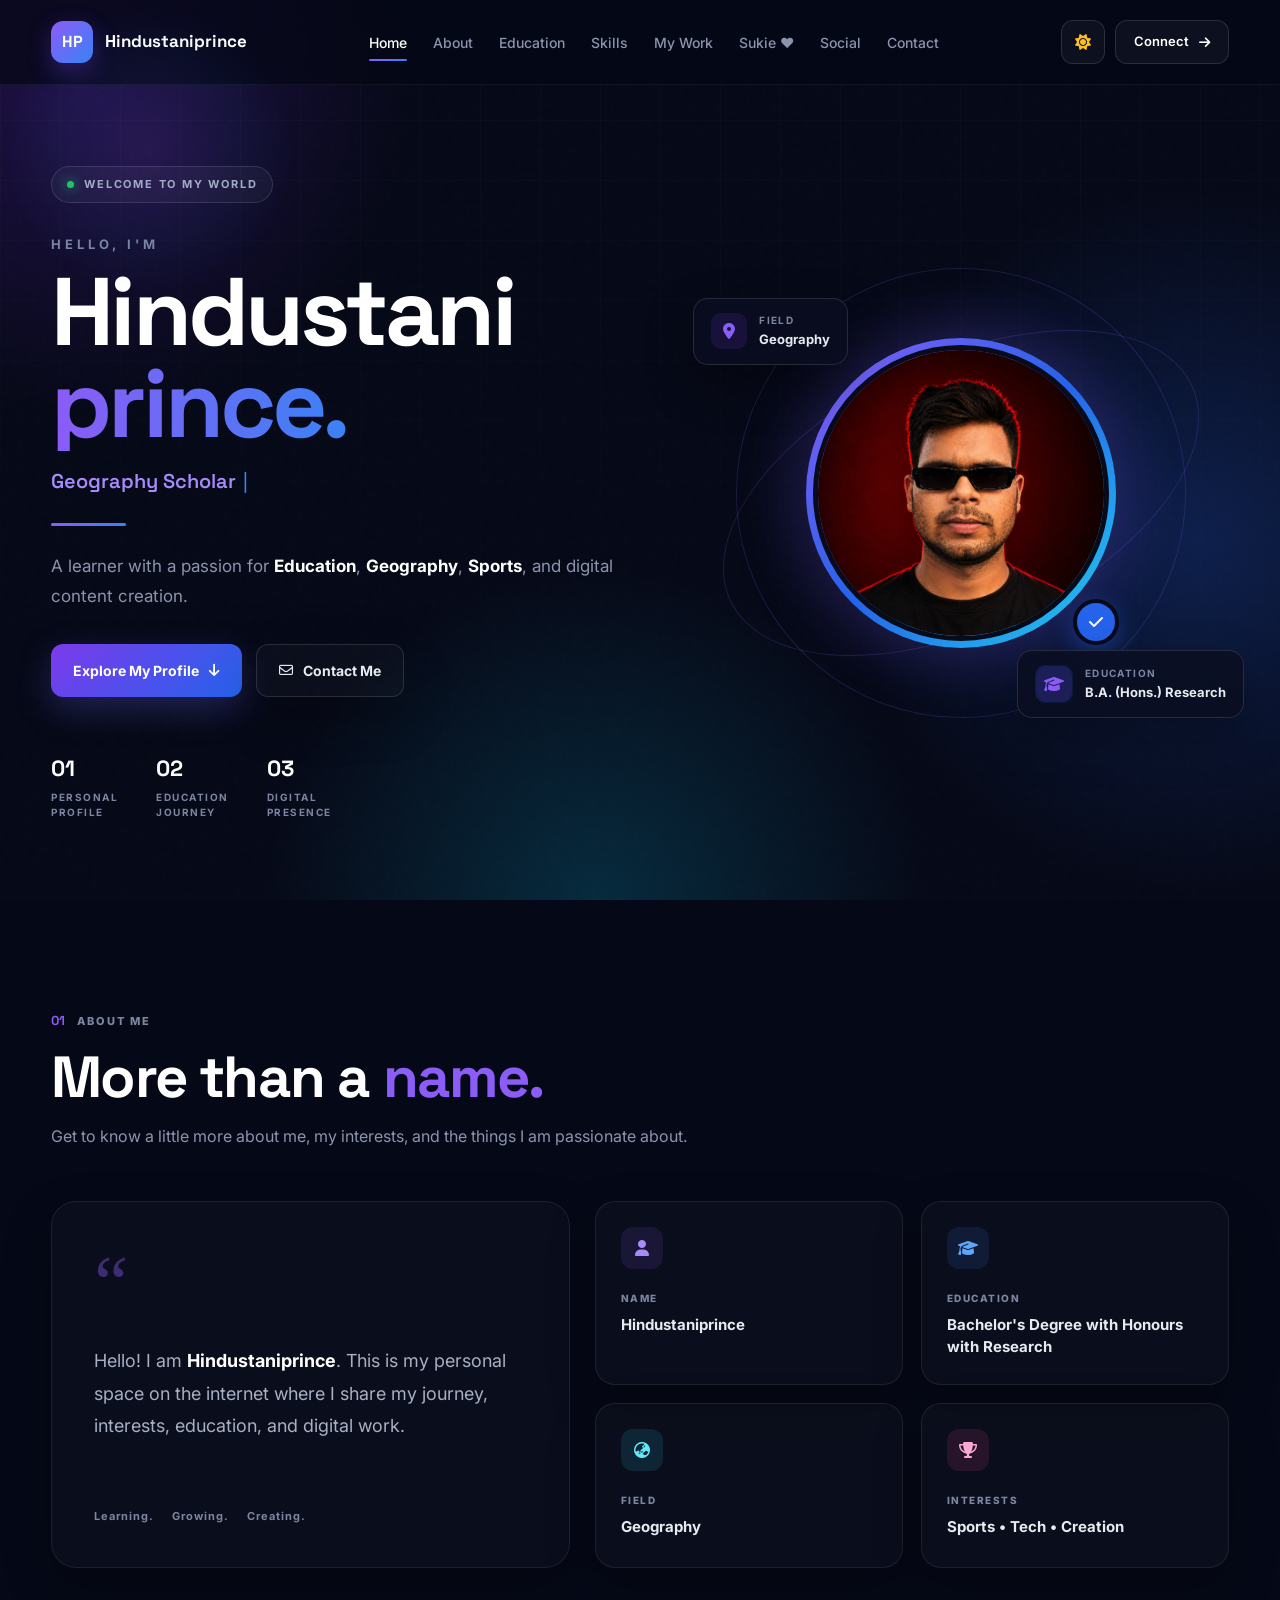
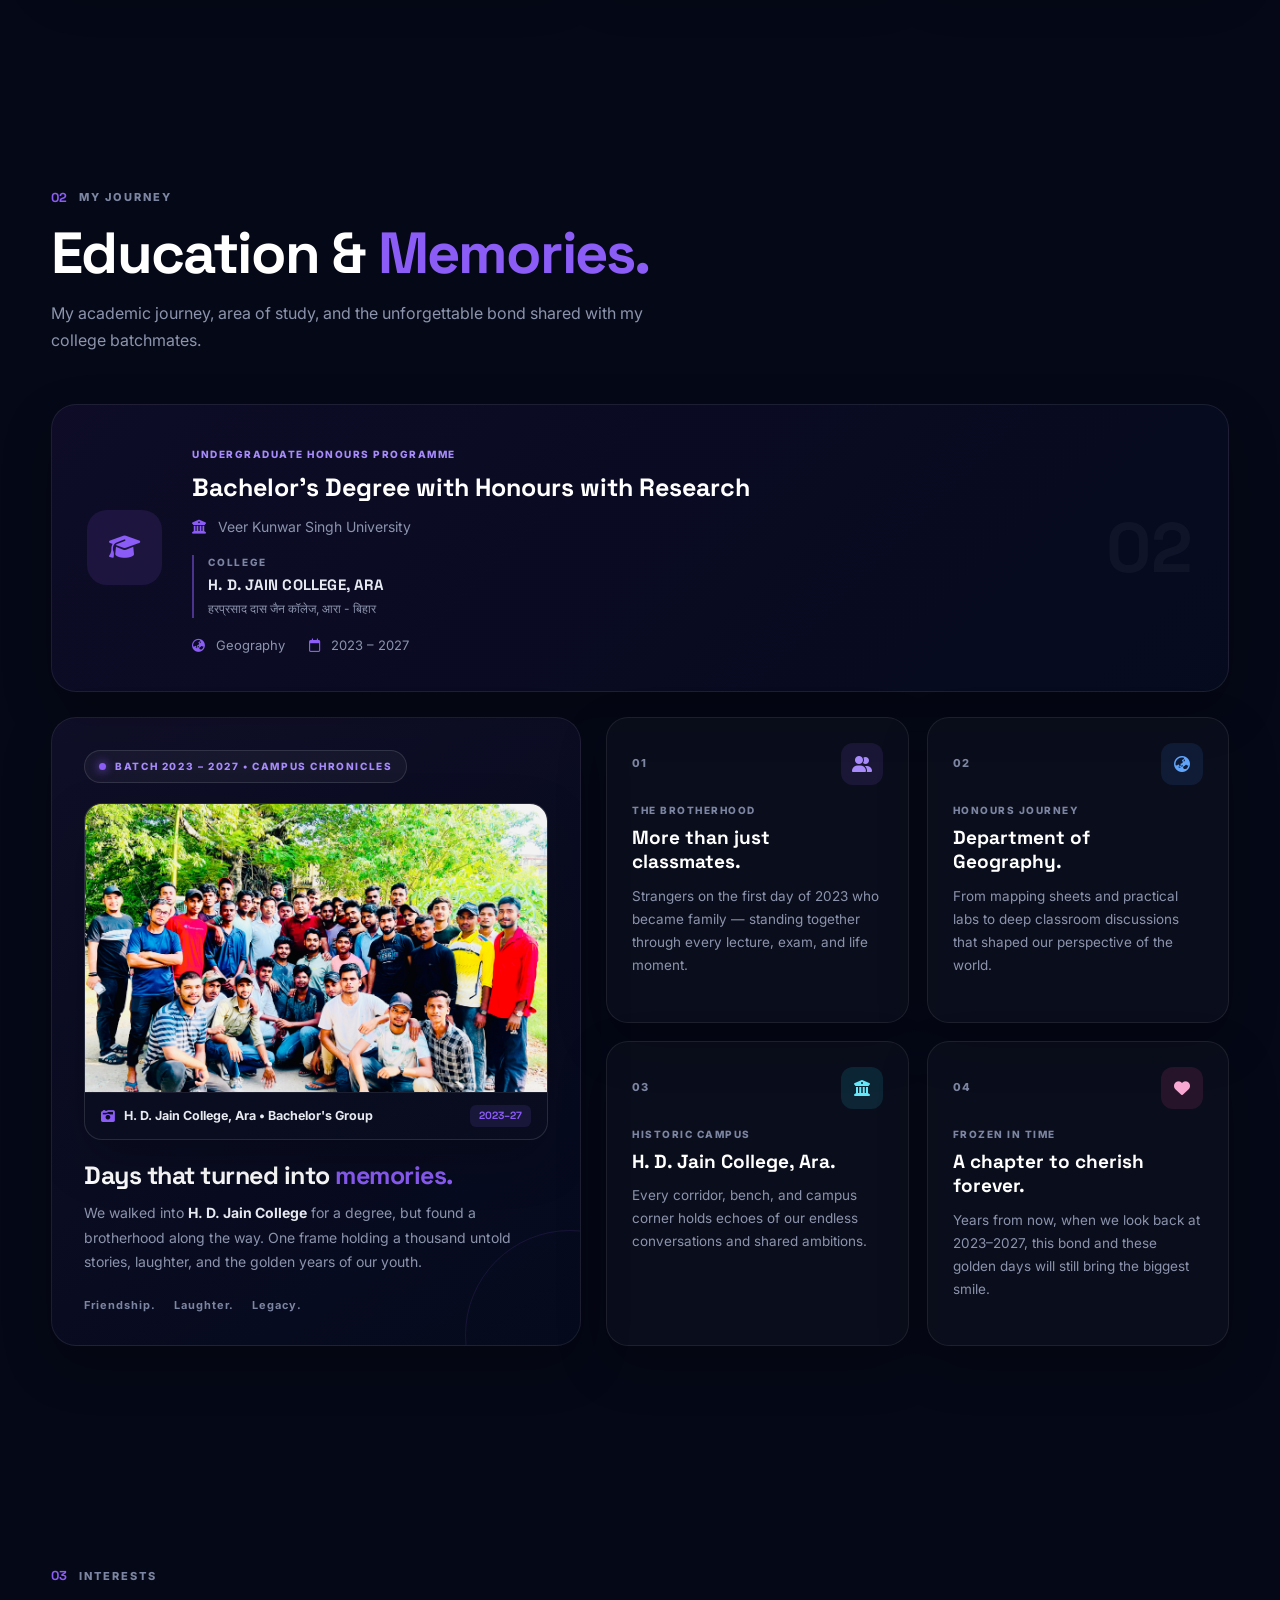
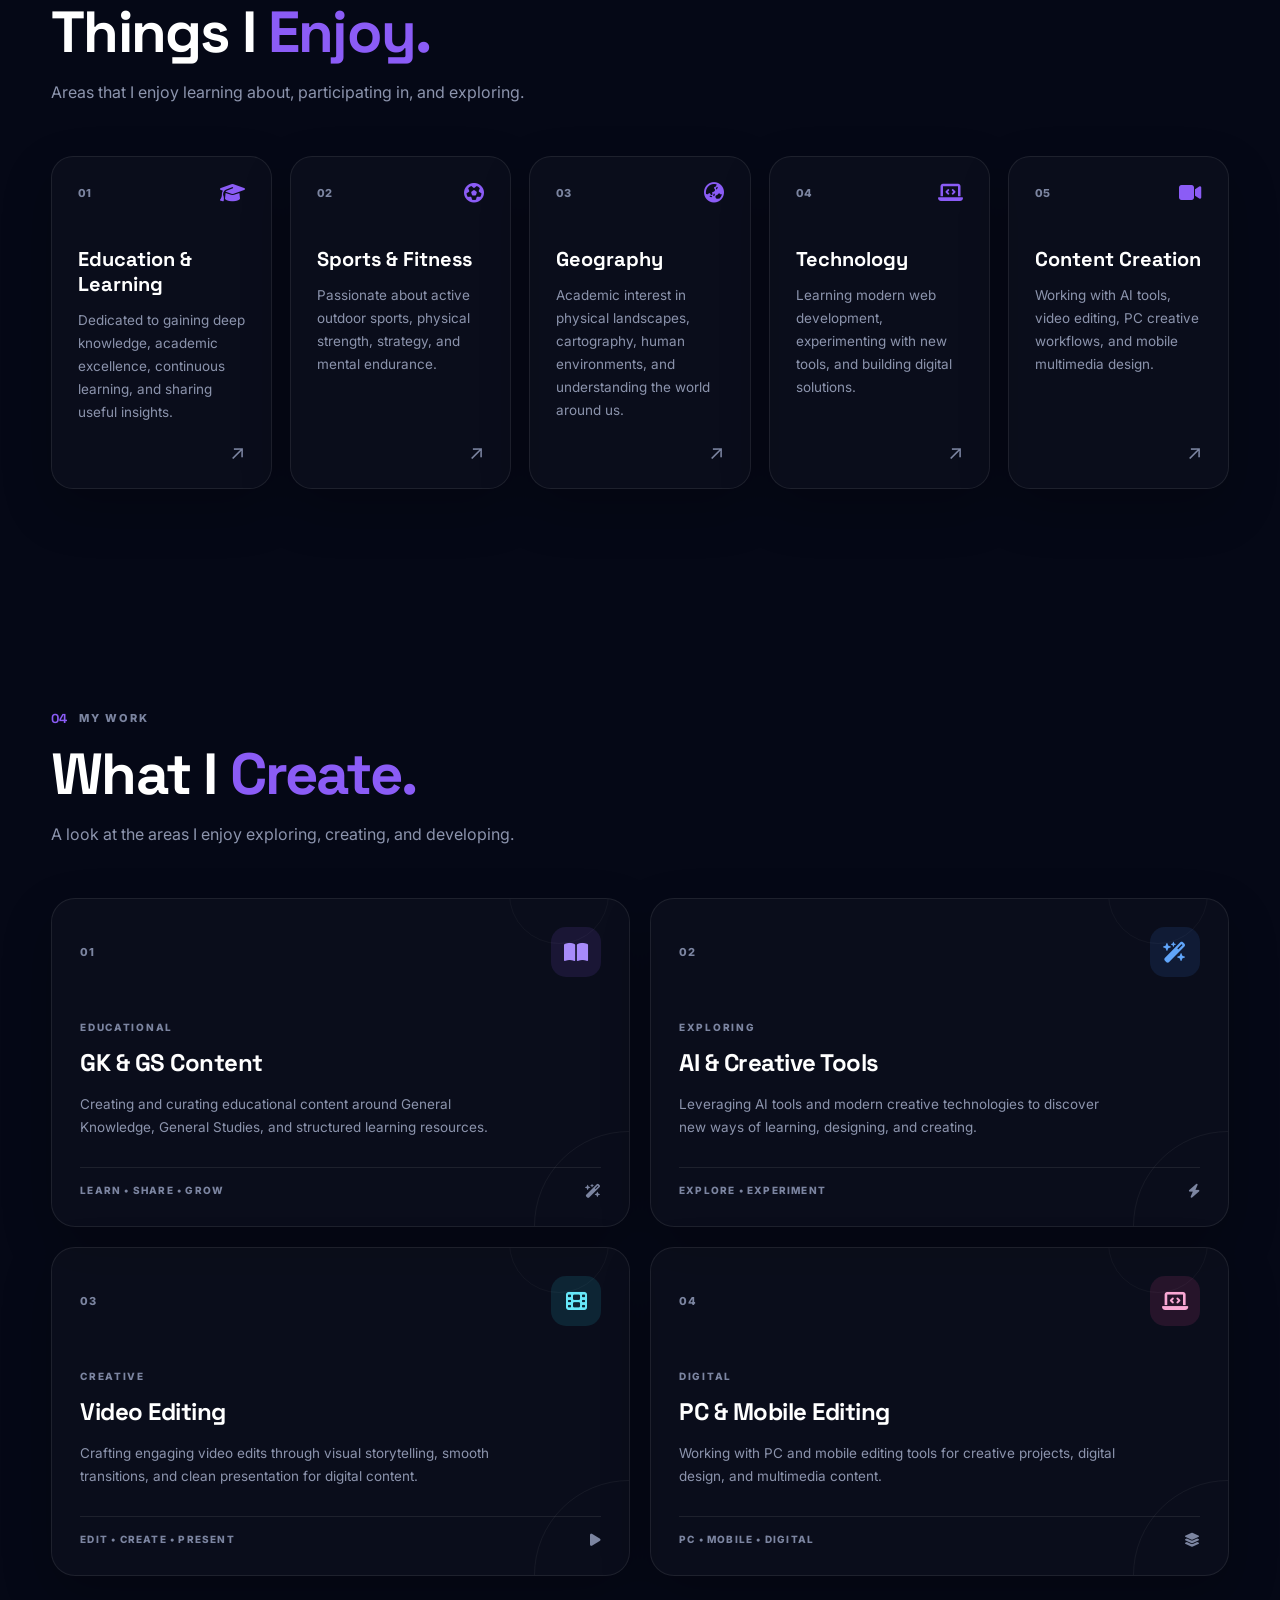
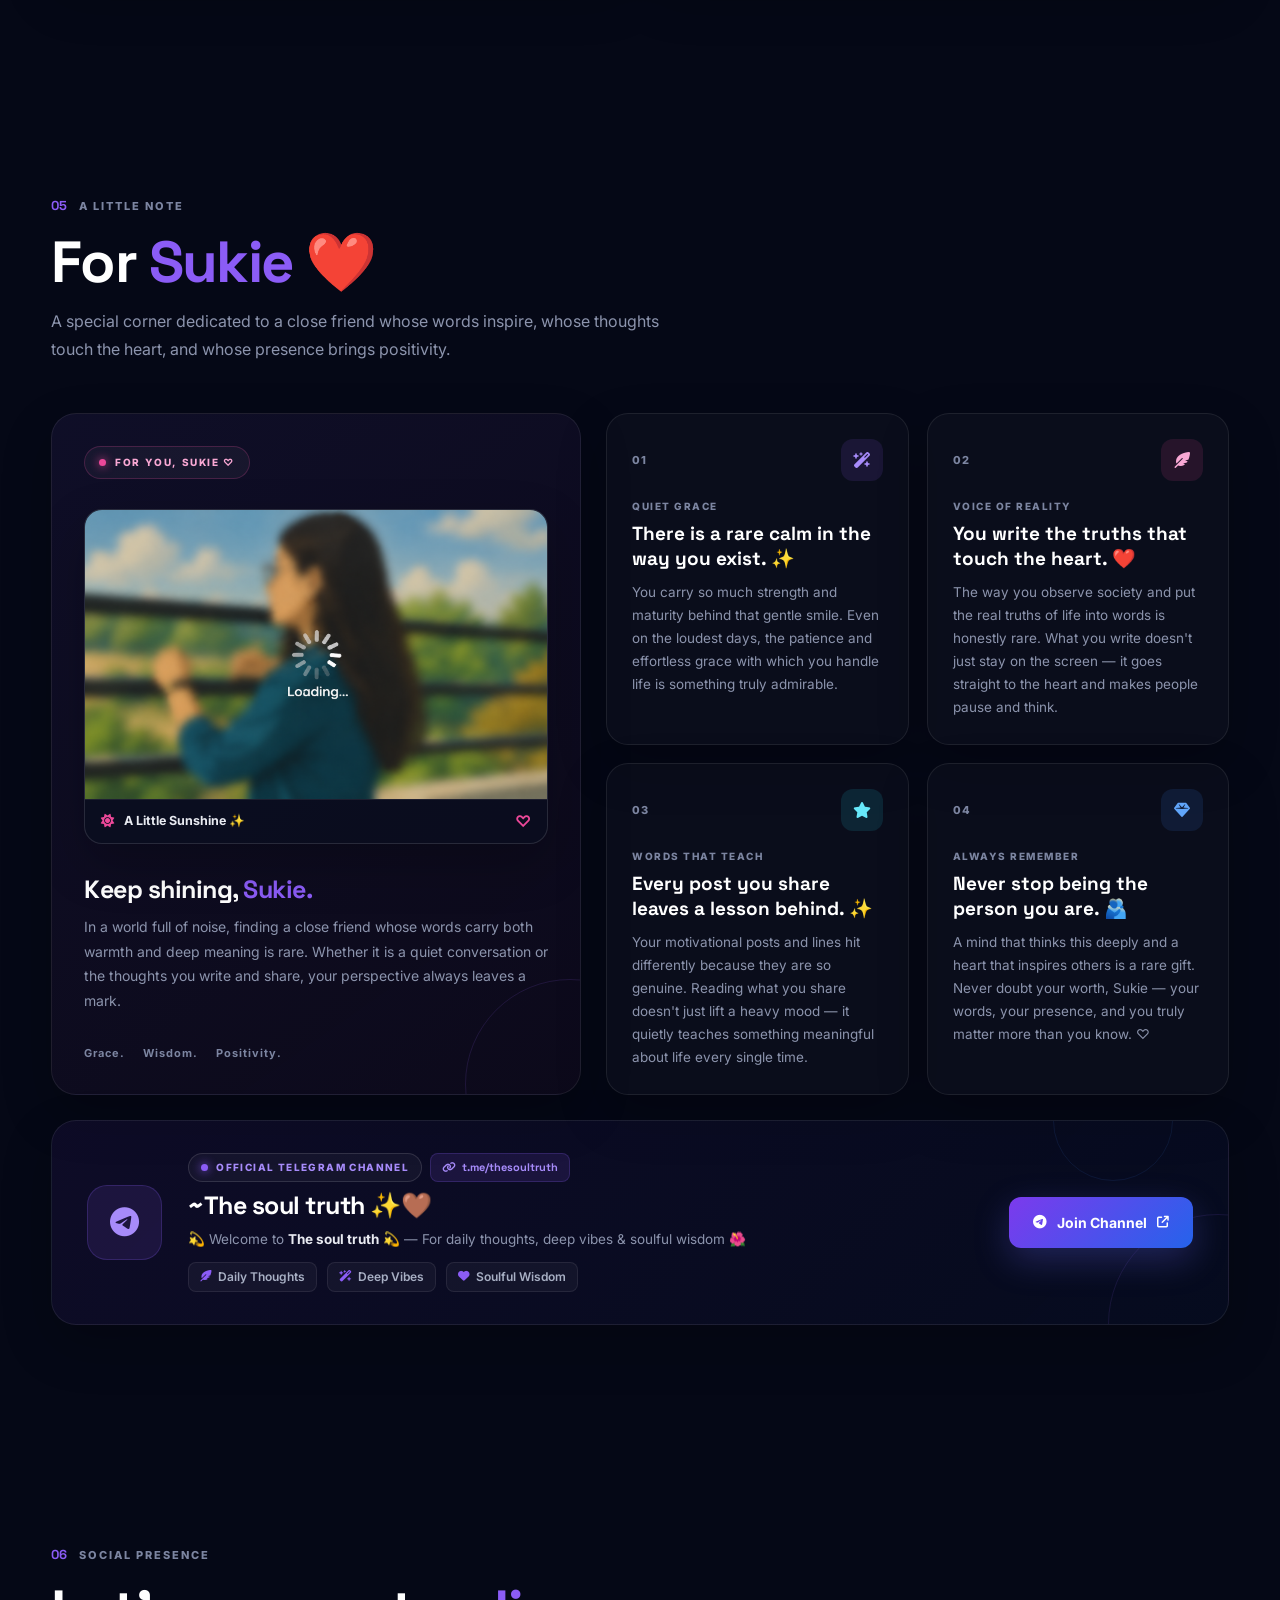
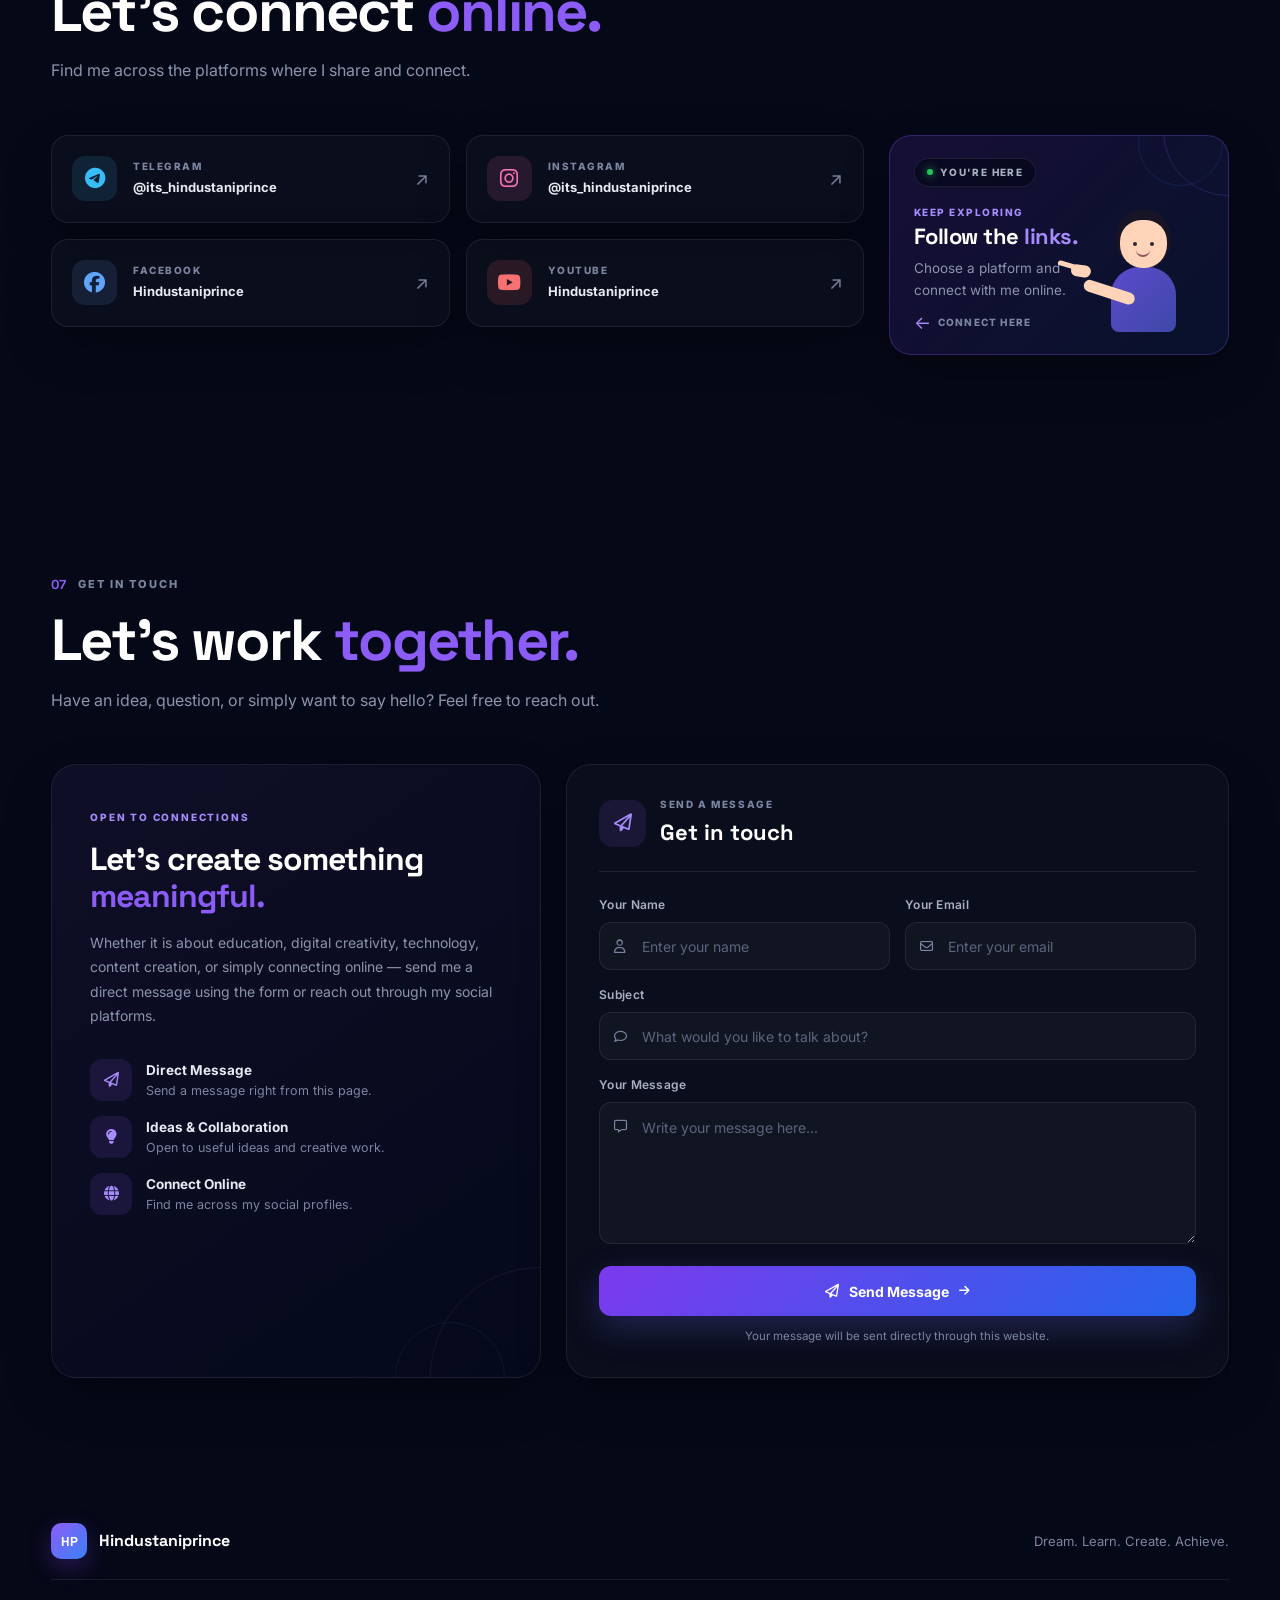
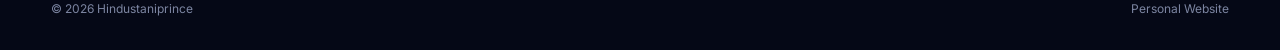
<file: index.html>
<!DOCTYPE html>
<html lang="en" data-theme="dark">

<head>
    <script async src="https://www.googletagmanager.com/gtm.js?id=GTM-KHDCL7CZ"></script>
<script>
  window.dataLayer = window.dataLayer || [];
  function gtag(){dataLayer.push(arguments);}
  gtag('js', new Date());
</script>

    <meta charset="UTF-8">
    <meta name="google-site-verification" content="UURTviKOk7X_j5HBLLfgpq489y63AoBgHGwP3OXF6GQ" />
    <meta name="viewport" content="width=device-width, initial-scale=1.0">

    <title>Hindustaniprince | Personal Website</title>

    <meta name="description"
        content="Welcome to the official personal website of Hindustaniprince. Explore education, geography, sports, skills, creative work, and social profiles.">

    <meta name="author" content="Hindustaniprince">
    <meta name="robots" content="index, follow">
    <meta name="theme-color" content="#050816" id="metaThemeColor">

    <!-- Open Graph / Social Preview Meta Tags -->
    <meta property="og:type" content="website">
    <meta property="og:title" content="Hindustaniprince | Personal Website">
    <meta property="og:description"
        content="Explore the official profile, education journey, geography interests, skills, and creative work of Hindustaniprince.">
    <meta property="og:image" content="profile.jpg">
    <meta name="twitter:card" content="summary_large_image">
    <meta name="twitter:title" content="Hindustaniprince | Personal Website">
    <meta name="twitter:description"
        content="Explore the official profile, education journey, geography interests, skills, and creative work of Hindustaniprince.">
    <meta name="twitter:image" content="profile.jpg">

    <!-- Inline SVG Favicon (HP Brand Mark) -->
    <link rel="icon" type="image/svg+xml"
        href="data:image/svg+xml,%3Csvg xmlns='http://www.w3.org/2000/svg' viewBox='0 0 64 64'%3E%3Cdefs%3E%3ClinearGradient id='g' x1='0%25' y1='0%25' x2='100%25' y2='100%25'%3E%3Cstop offset='0%25' stop-color='%238b5cf6'/%3E%3Cstop offset='100%25' stop-color='%233b82f6'/%3E%3C/linearGradient%3E%3C/defs%3E%3Crect width='64' height='64' rx='16' fill='url(%23g)'/%3E%3Ctext x='50%25' y='54%25' dominant-baseline='middle' text-anchor='middle' fill='%23ffffff' font-family='sans-serif' font-weight='800' font-size='26'%3EHP%3C/text%3E%3C/svg%3E">

    <!-- Prevent Flash of Unstyled Theme on Load -->
    <script>
        (function () {
            const savedTheme = localStorage.getItem("hp-theme") || "dark";
            document.documentElement.setAttribute("data-theme", savedTheme);
        })();
    </script>

    <!-- Google Fonts -->
    <link rel="preconnect" href="https://fonts.googleapis.com">
    <link rel="preconnect" href="https://fonts.gstatic.com" crossorigin>

    <link href="https://fonts.googleapis.com/css2?family=Inter:wght@400;500;600;700;800;900&family=Space+Grotesk:wght@400;500;600;700&display=swap"
        rel="stylesheet">

    <!-- Font Awesome -->
    <link rel="stylesheet"
        href="https://cdnjs.cloudflare.com/ajax/libs/font-awesome/6.7.2/css/all.min.css">

    <!-- CSS -->
    <link rel="stylesheet" href="style.css">

    <!-- Structured Data -->
    <script type="application/ld+json">
    {
        "@context": "https://schema.org",
        "@type": "ProfilePage",
        "mainEntity": {
            "@type": "Person",
            "name": "Hindustaniprince",
            "description": "Personal profile of Hindustaniprince.",
            "sameAs": [
                "https://t.me/its_hindustaniprince",
                "https://www.instagram.com/Its_hindustaniprince/",
                "https://www.facebook.com/itshindustaniprince",
                "https://www.youtube.com/channel/UCKNiyUUIqYJOZeQwUQG23dA"
            ]
        }
    }
    </script>
</head>

<body>

    <!-- MOUSE GLOW -->
    <div class="cursor-glow" id="cursorGlow" aria-hidden="true"></div>

    <!-- BACKGROUND -->
    <div class="background" aria-hidden="true">
        <div class="orb orb-one"></div>
        <div class="orb orb-two"></div>
        <div class="orb orb-three"></div>
        <div class="grid-background"></div>
        <div class="noise"></div>
    </div>


    <!-- =========================
         NAVBAR
    ========================= -->

    <header>
        <nav class="navbar" aria-label="Primary Navigation">

            <a href="#home" class="brand">
                <span class="brand-mark">HP</span>
                <span class="brand-name">Hindustaniprince</span>
            </a>

            <div class="nav-links" id="navLinks">
                <a href="#home" class="active">Home</a>
                <a href="#about">About</a>
                <a href="#education">Education</a>
                <a href="#skills">Skills</a>
                <a href="#work">My Work</a>
                <a href="#sukie-note">Sukie ❤️</a>
                <a href="#social">Social</a>
                <a href="#contact">Contact</a>
            </div>

            <div class="nav-actions">
                <!-- DAY / NIGHT MODE TOGGLE BUTTON -->
                <button class="theme-toggle" id="themeToggle" type="button"
                    aria-label="Switch to Day Mode" title="Toggle Day/Night Mode">
                    <i class="fa-solid fa-sun sun-icon" aria-hidden="true"></i>
                    <i class="fa-solid fa-moon moon-icon" aria-hidden="true"></i>
                </button>

                <a href="#contact" class="nav-button">
                    Connect
                    <i class="fa-solid fa-arrow-right"></i>
                </a>

                <button class="menu-toggle" id="menuToggle" type="button"
                    aria-label="Open navigation menu" aria-expanded="false" aria-controls="navLinks">
                    <span></span>
                    <span></span>
                    <span></span>
                </button>
            </div>

        </nav>
    </header>


    <!-- =========================
         MAIN
    ========================= -->

    <main>


        <!-- =========================
             HERO
        ========================= -->

        <section class="hero" id="home">

            <div class="hero-left reveal-on-scroll">

                <div class="availability">
                    <span class="live-dot"></span>
                    <span>WELCOME TO MY WORLD</span>
                </div>

                <p class="hero-small">
                    HELLO, I'M
                </p>

                <h1>
                    Hindustani
                    <span>prince.</span>
                </h1>

                <!-- TYPING EFFECT -->
                <div class="typing-container" aria-live="polite">
                    <span class="typing-text" id="typingText"></span>
                    <span class="typing-cursor" aria-hidden="true">|</span>
                </div>

                <div class="hero-line"></div>

                <p class="hero-description">
                    A learner with a passion for
                    <strong>Education</strong>,
                    <strong>Geography</strong>,
                    <strong>Sports</strong>,
                    and digital content creation.
                </p>

                <div class="hero-buttons">

                    <a href="#about" class="primary-button">
                        Explore My Profile
                        <i class="fa-solid fa-arrow-down"></i>
                    </a>

                    <a href="#contact" class="secondary-button">
                        <i class="fa-regular fa-envelope"></i>
                        Contact Me
                    </a>

                </div>


                <div class="hero-stats">

                    <div>
                        <strong>01</strong>
                        <span>
                            PERSONAL<br>
                            PROFILE
                        </span>
                    </div>

                    <div>
                        <strong>02</strong>
                        <span>
                            EDUCATION<br>
                            JOURNEY
                        </span>
                    </div>

                    <div>
                        <strong>03</strong>
                        <span>
                            DIGITAL<br>
                            PRESENCE
                        </span>
                    </div>

                </div>

            </div>


            <!-- PROFILE -->

            <div class="hero-right reveal-on-scroll">

                <div class="profile-orbit orbit-one" aria-hidden="true"></div>
                <div class="profile-orbit orbit-two" aria-hidden="true"></div>


                <!-- FIELD CARD -->

                <div class="floating-card card-top">

                    <i class="fa-solid fa-location-dot"></i>

                    <div>
                        <small>FIELD</small>
                        <strong>Geography</strong>
                    </div>

                </div>


                <!-- PROFILE PHOTO -->

                <div class="profile-wrapper">

                    <div class="profile-glow" aria-hidden="true"></div>

                    <div class="profile-border">

                        <div class="profile-image">

                            <img
                                src="profile.jpg"
                                alt="Hindustaniprince Profile Photo"
                                width="310"
                                height="310"
                                fetchpriority="high"
                                decoding="async">

                        </div>

                    </div>

                    <div class="profile-badge" aria-label="Verified Profile">
                        <i class="fa-solid fa-check"></i>
                    </div>

                </div>


                <!-- EDUCATION CARD -->

                <div class="floating-card card-bottom">

                    <div class="mini-icon">
                        <i class="fa-solid fa-graduation-cap"></i>
                    </div>

                    <div>
                        <small>EDUCATION</small>
                        <strong>B.A. (Hons.) Research</strong>
                    </div>

                </div>

            </div>

        </section>



        <!-- =========================
             ABOUT
        ========================= -->

        <section class="section" id="about">

            <div class="section-heading reveal-on-scroll">

                <div>
                    <span class="section-number">01</span>
                    <span class="section-label">ABOUT ME</span>
                </div>

                <h2>
                    More than a
                    <span>name.</span>
                </h2>

                <p>
                    Get to know a little more about me,
                    my interests, and the things I am
                    passionate about.
                </p>

            </div>


            <div class="about-grid">

                <div class="about-main reveal-on-scroll">

                    <span class="quote-mark" aria-hidden="true">“</span>

                    <p>
                        Hello! I am
                        <strong>Hindustaniprince</strong>.
                        This is my personal space on the
                        internet where I share my journey,
                        interests, education, and digital
                        work.
                    </p>

                    <div class="about-signature">
                        <span>Learning.</span>
                        <span>Growing.</span>
                        <span>Creating.</span>
                    </div>

                </div>


                <div class="info-grid">

                    <div class="info-card reveal-on-scroll">

                        <div class="info-icon purple">
                            <i class="fa-solid fa-user"></i>
                        </div>

                        <small>NAME</small>
                        <strong>Hindustaniprince</strong>

                    </div>


                    <div class="info-card reveal-on-scroll">

                        <div class="info-icon blue">
                            <i class="fa-solid fa-graduation-cap"></i>
                        </div>

                        <small>EDUCATION</small>
                        <strong>
                            Bachelor's Degree with Honours with Research
                        </strong>

                    </div>


                    <div class="info-card reveal-on-scroll">

                        <div class="info-icon cyan">
                            <i class="fa-solid fa-earth-asia"></i>
                        </div>

                        <small>FIELD</small>
                        <strong>Geography</strong>

                    </div>


                    <div class="info-card reveal-on-scroll">

                        <div class="info-icon pink">
                            <i class="fa-solid fa-trophy"></i>
                        </div>

                        <small>INTERESTS</small>
                        <strong>Sports • Tech • Creation</strong>

                    </div>

                </div>

            </div>

        </section>



        <!-- =========================
             EDUCATION & COLLEGE MEMORIES
        ========================= -->

        <section class="section" id="education">

            <div class="section-heading reveal-on-scroll">

                <div>
                    <span class="section-number">02</span>
                    <span class="section-label">MY JOURNEY</span>
                </div>

                <h2>
                    Education &amp;
                    <span>Memories.</span>
                </h2>

                <p>
                    My academic journey, area of study, and the
                    unforgettable bond shared with my college batchmates.
                </p>

            </div>


            <!-- PART 1: ACADEMIC DEGREE BANNER CARD -->
            <div class="education-card reveal-on-scroll">

                <div class="education-logo">
                    <i class="fa-solid fa-graduation-cap"></i>
                </div>


                <div class="education-main">

                    <span class="education-tag">
                        UNDERGRADUATE HONOURS PROGRAMME
                    </span>

                    <h3>
                        Bachelor's Degree with Honours with Research
                    </h3>

                    <p class="university-name">
                        <i class="fa-solid fa-building-columns"></i>
                        Veer Kunwar Singh University
                    </p>


                    <div class="college-info">

                        <span class="college-label">COLLEGE</span>

                        <strong>H. D. JAIN COLLEGE, ARA</strong>

                        <span class="college-hindi">
                            हरप्रसाद दास जैन कॉलेज, आरा - बिहार
                        </span>

                    </div>


                    <div class="education-meta">

                        <span>
                            <i class="fa-solid fa-earth-asia"></i>
                            Geography
                        </span>

                        <span>
                            <i class="fa-regular fa-calendar"></i>
                            2023 – 2027
                        </span>

                    </div>

                </div>


                <div class="education-number" aria-hidden="true">
                    02
                </div>

            </div>


            <!-- PART 2: COLLEGE MEMORIES GRID -->
            <div class="memory-grid">

                <!-- LEFT CARD: GROUP PHOTO & STORY -->
                <div class="memory-main-card reveal-on-scroll">

                    <div class="memory-badge">
                        <span class="memory-dot"></span>
                        <span>BATCH 2023 – 2027 • CAMPUS CHRONICLES</span>
                    </div>

                    <figure class="memory-photo-card">
                        <div class="memory-photo-wrap">
                            <img
                                src="College-group.jpg"
                                alt="Bachelor's Degree Group Photo at H. D. Jain College, Ara"
                                width="4030"
                                height="3024"
                                loading="lazy"
                                decoding="async">
                        </div>
                        <figcaption>
                            <i class="fa-solid fa-camera-retro"></i>
                            <span>H. D. Jain College, Ara • Bachelor's Group</span>
                            <span class="memory-year-tag">2023–27</span>
                        </figcaption>
                    </figure>

                    <div class="memory-quote">
                        <h3>
                            Days that turned into
                            <span>memories.</span>
                        </h3>
                        <p>
                            We walked into <strong>H. D. Jain College</strong> for a degree,
                            but found a brotherhood along the way. One frame holding a
                            thousand untold stories, laughter, and the golden years of our youth.
                        </p>
                    </div>

                    <div class="about-signature memory-signature">
                        <span>Friendship.</span>
                        <span>Laughter.</span>
                        <span>Legacy.</span>
                    </div>

                </div>


                <!-- RIGHT: 2x2 MEMORY TRAIT CARDS -->
                <div class="memory-traits-grid">

                    <!-- 01 -->
                    <div class="memory-trait-card trait-purple reveal-on-scroll">
                        <div class="trait-top">
                            <span class="work-number">01</span>
                            <div class="info-icon purple">
                                <i class="fa-solid fa-user-group"></i>
                            </div>
                        </div>
                        <small>THE BROTHERHOOD</small>
                        <h3>More than just classmates.</h3>
                        <p>
                            Strangers on the first day of 2023 who became family —
                            standing together through every lecture, exam, and life moment.
                        </p>
                    </div>

                    <!-- 02 -->
                    <div class="memory-trait-card trait-blue reveal-on-scroll">
                        <div class="trait-top">
                            <span class="work-number">02</span>
                            <div class="info-icon blue">
                                <i class="fa-solid fa-earth-asia"></i>
                            </div>
                        </div>
                        <small>HONOURS JOURNEY</small>
                        <h3>Department of Geography.</h3>
                        <p>
                            From mapping sheets and practical labs to deep classroom
                            discussions that shaped our perspective of the world.
                        </p>
                    </div>

                    <!-- 03 -->
                    <div class="memory-trait-card trait-cyan reveal-on-scroll">
                        <div class="trait-top">
                            <span class="work-number">03</span>
                            <div class="info-icon cyan">
                                <i class="fa-solid fa-building-columns"></i>
                            </div>
                        </div>
                        <small>HISTORIC CAMPUS</small>
                        <h3>H. D. Jain College, Ara.</h3>
                        <p>
                            Every corridor, bench, and campus corner holds echoes of
                            our endless conversations and shared ambitions.
                        </p>
                    </div>

                    <!-- 04 -->
                    <div class="memory-trait-card trait-pink reveal-on-scroll">
                        <div class="trait-top">
                            <span class="work-number">04</span>
                            <div class="info-icon pink">
                                <i class="fa-solid fa-heart"></i>
                            </div>
                        </div>
                        <small>FROZEN IN TIME</small>
                        <h3>A chapter to cherish forever.</h3>
                        <p>
                            Years from now, when we look back at 2023–2027, this bond
                            and these golden days will still bring the biggest smile.
                        </p>
                    </div>

                </div>

            </div>

        </section>



        <!-- =========================
             SKILLS / INTERESTS
        ========================= -->

        <section class="section" id="skills">

            <div class="section-heading reveal-on-scroll">

                <div>
                    <span class="section-number">03</span>
                    <span class="section-label">INTERESTS</span>
                </div>

                <h2>
                    Things I
                    <span>Enjoy.</span>
                </h2>

                <p>
                    Areas that I enjoy learning about,
                    participating in, and exploring.
                </p>

            </div>


            <div class="skills-grid">

                <!-- 01 -->
                <div class="skill-card reveal-on-scroll">
                    <div class="skill-card-body">
                        <div class="skill-top">
                            <span class="skill-number">01</span>
                            <i class="fa-solid fa-graduation-cap"></i>
                        </div>

                        <h3>Education &amp; Learning</h3>

                        <p>
                            Dedicated to gaining deep knowledge,
                            academic excellence, continuous learning,
                            and sharing useful insights.
                        </p>
                    </div>

                    <span class="skill-arrow" aria-hidden="true">↗</span>
                </div>


                <!-- 02 -->
                <div class="skill-card reveal-on-scroll">
                    <div class="skill-card-body">
                        <div class="skill-top">
                            <span class="skill-number">02</span>
                            <i class="fa-solid fa-futbol"></i>
                        </div>

                        <h3>Sports &amp; Fitness</h3>

                        <p>
                            Passionate about active outdoor sports,
                            physical strength, strategy,
                            and mental endurance.
                        </p>
                    </div>

                    <span class="skill-arrow" aria-hidden="true">↗</span>
                </div>


                <!-- 03 -->
                <div class="skill-card reveal-on-scroll">
                    <div class="skill-card-body">
                        <div class="skill-top">
                            <span class="skill-number">03</span>
                            <i class="fa-solid fa-earth-asia"></i>
                        </div>

                        <h3>Geography</h3>

                        <p>
                            Academic interest in physical landscapes,
                            cartography, human environments, and
                            understanding the world around us.
                        </p>
                    </div>

                    <span class="skill-arrow" aria-hidden="true">↗</span>
                </div>


                <!-- 04 -->
                <div class="skill-card reveal-on-scroll">
                    <div class="skill-card-body">
                        <div class="skill-top">
                            <span class="skill-number">04</span>
                            <i class="fa-solid fa-laptop-code"></i>
                        </div>

                        <h3>Technology</h3>

                        <p>
                            Learning modern web development,
                            experimenting with new tools, and
                            building digital solutions.
                        </p>
                    </div>

                    <span class="skill-arrow" aria-hidden="true">↗</span>
                </div>


                <!-- 05 -->
                <div class="skill-card reveal-on-scroll">
                    <div class="skill-card-body">
                        <div class="skill-top">
                            <span class="skill-number">05</span>
                            <i class="fa-solid fa-video"></i>
                        </div>

                        <h3>Content Creation</h3>

                        <p>
                            Working with AI tools, video editing,
                            PC creative workflows, and mobile
                            multimedia design.
                        </p>
                    </div>

                    <span class="skill-arrow" aria-hidden="true">↗</span>
                </div>

            </div>

        </section>



        <!-- =========================
             MY WORK
        ========================= -->

        <section class="section work-section" id="work">

            <div class="section-heading reveal-on-scroll">

                <div>
                    <span class="section-number">04</span>
                    <span class="section-label">MY WORK</span>
                </div>

                <h2>
                    What I
                    <span>Create.</span>
                </h2>

                <p>
                    A look at the areas I enjoy exploring,
                    creating, and developing.
                </p>

            </div>


            <div class="work-grid">

                <!-- 01: GK & GS -->
                <div class="work-card work-purple reveal-on-scroll">
                    <div class="work-card-main">
                        <div class="work-card-top">
                            <span class="work-number">01</span>
                            <div class="work-icon">
                                <i class="fa-solid fa-book-open"></i>
                            </div>
                        </div>

                        <div class="work-content">
                            <span class="work-label">EDUCATIONAL</span>
                            <h3>GK &amp; GS Content</h3>
                            <p>
                                Creating and curating educational content
                                around General Knowledge, General Studies,
                                and structured learning resources.
                            </p>
                        </div>
                    </div>

                    <div class="work-bottom">
                        <span>LEARN • SHARE • GROW</span>
                        <i class="fa-solid fa-wand-magic-sparkles" aria-hidden="true"></i>
                    </div>
                </div>


                <!-- 02: AI -->
                <div class="work-card work-blue reveal-on-scroll">
                    <div class="work-card-main">
                        <div class="work-card-top">
                            <span class="work-number">02</span>
                            <div class="work-icon">
                                <i class="fa-solid fa-wand-magic-sparkles"></i>
                            </div>
                        </div>

                        <div class="work-content">
                            <span class="work-label">EXPLORING</span>
                            <h3>AI &amp; Creative Tools</h3>
                            <p>
                                Leveraging AI tools and modern creative
                                technologies to discover new ways of
                                learning, designing, and creating.
                            </p>
                        </div>
                    </div>

                    <div class="work-bottom">
                        <span>EXPLORE • EXPERIMENT</span>
                        <i class="fa-solid fa-bolt" aria-hidden="true"></i>
                    </div>
                </div>


                <!-- 03: VIDEO -->
                <div class="work-card work-cyan reveal-on-scroll">
                    <div class="work-card-main">
                        <div class="work-card-top">
                            <span class="work-number">03</span>
                            <div class="work-icon">
                                <i class="fa-solid fa-film"></i>
                            </div>
                        </div>

                        <div class="work-content">
                            <span class="work-label">CREATIVE</span>
                            <h3>Video Editing</h3>
                            <p>
                                Crafting engaging video edits through
                                visual storytelling, smooth transitions,
                                and clean presentation for digital content.
                            </p>
                        </div>
                    </div>

                    <div class="work-bottom">
                        <span>EDIT • CREATE • PRESENT</span>
                        <i class="fa-solid fa-play" aria-hidden="true"></i>
                    </div>
                </div>


                <!-- 04: PC MOBILE -->
                <div class="work-card work-pink reveal-on-scroll">
                    <div class="work-card-main">
                        <div class="work-card-top">
                            <span class="work-number">04</span>
                            <div class="work-icon">
                                <i class="fa-solid fa-laptop-code"></i>
                            </div>
                        </div>

                        <div class="work-content">
                            <span class="work-label">DIGITAL</span>
                            <h3>PC &amp; Mobile Editing</h3>
                            <p>
                                Working with PC and mobile editing
                                tools for creative projects,
                                digital design, and multimedia content.
                            </p>
                        </div>
                    </div>

                    <div class="work-bottom">
                        <span>PC • MOBILE • DIGITAL</span>
                        <i class="fa-solid fa-layer-group" aria-hidden="true"></i>
                    </div>
                </div>

            </div>

        </section>



        <!-- =========================
             SUKIE NOTE (05 A LITTLE NOTE — UNIFIED & CUSTOMIZED)
        ========================= -->

        <section class="section sukie-section" id="sukie-note" aria-labelledby="sukie-title">

            <div class="section-heading reveal-on-scroll">

                <div>
                    <span class="section-number">05</span>
                    <span class="section-label">A LITTLE NOTE</span>
                </div>

                <h2 id="sukie-title">
                    For
                    <span>Sukie ❤️</span>
                </h2>

                <p>
                    A special corner dedicated to a close friend whose words
                    inspire, whose thoughts touch the heart, and whose presence
                    brings positivity.
                </p>

            </div>


            <div class="sukie-grid">

                <!-- LEFT: PHOTO & DEDICATION CARD -->
                <div class="sukie-main-card reveal-on-scroll">

                    <div class="sukie-badge">
                        <span class="mahila-mitra-dot"></span>
                        <span>FOR YOU, SUKIE ♡</span>
                    </div>

                    <figure class="mahila-mitra-photo-card">
                        <div class="sukie-photo-wrap">
                            <img
                                src="mahila-mitra.png"
                                alt="Sukie illustration"
                                width="800"
                                height="500"
                                loading="lazy"
                                decoding="async">
                        </div>
                        <figcaption>
                            <i class="fa-solid fa-sun"></i>
                            <span>A Little Sunshine ✨</span>
                            <span class="mahila-mitra-heart" aria-hidden="true">♡</span>
                        </figcaption>
                    </figure>

                    <div class="sukie-quote">
                        <h3>
                            Keep shining,
                            <span>Sukie.</span>
                        </h3>
                        <p>
                            In a world full of noise, finding a close friend whose
                            words carry both warmth and deep meaning is rare. Whether
                            it is a quiet conversation or the thoughts you write and
                            share, your perspective always leaves a mark.
                        </p>
                    </div>

                    <div class="about-signature sukie-signature">
                        <span>Grace.</span>
                        <span>Wisdom.</span>
                        <span>Positivity.</span>
                    </div>

                </div>


                <!-- RIGHT: 2x2 TRAIT CARDS (100% MATCHED WITH WEBSITE DNA) -->
                <div class="sukie-traits-grid">

                    <!-- 01: QUIET GRACE -->
                    <div class="sukie-trait-card trait-purple reveal-on-scroll">
                        <div class="trait-top">
                            <span class="work-number">01</span>
                            <div class="info-icon purple">
                                <i class="fa-solid fa-wand-magic-sparkles"></i>
                            </div>
                        </div>
                        <small>QUIET GRACE</small>
                        <h3>There is a rare calm in the way you exist. ✨</h3>
                        <p>
                            You carry so much strength and maturity behind that
                            gentle smile. Even on the loudest days, the patience
                            and effortless grace with which you handle life is
                            something truly admirable.
                        </p>
                    </div>

                    <!-- 02: VOICE OF REALITY (SAMAJIK SACHAI & WRITING) -->
                    <div class="sukie-trait-card trait-pink reveal-on-scroll">
                        <div class="trait-top">
                            <span class="work-number">02</span>
                            <div class="info-icon pink">
                                <i class="fa-solid fa-feather-pointed"></i>
                            </div>
                        </div>
                        <small>VOICE OF REALITY</small>
                        <h3>You write the truths that touch the heart. ❤️</h3>
                        <p>
                            The way you observe society and put the real truths
                            of life into words is honestly rare. What you write
                            doesn't just stay on the screen — it goes straight to
                            the heart and makes people pause and think.
                        </p>
                    </div>

                    <!-- 03: WORDS THAT TEACH (MOTIVATIONAL POSTS & LEARNING) -->
                    <div class="sukie-trait-card trait-cyan reveal-on-scroll">
                        <div class="trait-top">
                            <span class="work-number">03</span>
                            <div class="info-icon cyan">
                                <i class="fa-solid fa-star"></i>
                            </div>
                        </div>
                        <small>WORDS THAT TEACH</small>
                        <h3>Every post you share leaves a lesson behind. ✨</h3>
                        <p>
                            Your motivational posts and lines hit differently
                            because they are so genuine. Reading what you share
                            doesn't just lift a heavy mood — it quietly teaches
                            something meaningful about life every single time.
                        </p>
                    </div>

                    <!-- 04: ALWAYS REMEMBER -->
                    <div class="sukie-trait-card trait-blue reveal-on-scroll">
                        <div class="trait-top">
                            <span class="work-number">04</span>
                            <div class="info-icon blue">
                                <i class="fa-solid fa-gem"></i>
                            </div>
                        </div>
                        <small>ALWAYS REMEMBER</small>
                        <h3>Never stop being the person you are. 🫂</h3>
                        <p>
                            A mind that thinks this deeply and a heart that
                            inspires others is a rare gift. Never doubt your
                            worth, Sukie — your words, your presence, and you
                            truly matter more than you know. ♡
                        </p>
                    </div>

                </div>

            </div>

            <!-- PART 2: SUKIE'S FEATURED TELEGRAM CHANNEL CARD -->
            <a href="https://t.me/thesoultruth"
                target="_blank"
                rel="noopener noreferrer"
                class="sukie-channel-card reveal-on-scroll"
                aria-label="Join Sukie's Telegram Channel ~The soul truth">

                <div class="sukie-channel-left">
                    <div class="sukie-channel-emblem" aria-hidden="true">
                        <i class="fa-brands fa-telegram"></i>
                    </div>

                    <div class="sukie-channel-head">
                        <div class="sukie-channel-badges">
                            <span class="sukie-channel-live">
                                <span class="memory-dot"></span>
                                OFFICIAL TELEGRAM CHANNEL
                            </span>
                            <span class="sukie-channel-handle">
                                <i class="fa-solid fa-link"></i>
                                t.me/thesoultruth
                            </span>
                        </div>

                        <h3>
                            ~The soul truth ✨🤎
                        </h3>
                    </div>

                    <p class="sukie-channel-bio">
                        💫 Welcome to <strong>The soul truth</strong> 💫 — For daily thoughts,
                        deep vibes &amp; soulful wisdom 🌺
                    </p>

                    <div class="sukie-channel-tags">
                        <span>
                            <i class="fa-solid fa-feather-pointed"></i>
                            Daily Thoughts
                        </span>
                        <span>
                            <i class="fa-solid fa-wand-magic-sparkles"></i>
                            Deep Vibes
                        </span>
                        <span>
                            <i class="fa-solid fa-heart"></i>
                            Soulful Wisdom
                        </span>
                    </div>
                </div>

                <div class="sukie-channel-cta">
                    <i class="fa-brands fa-telegram"></i>
                    <span>Join Channel</span>
                    <i class="fa-solid fa-arrow-up-right-from-square cta-arrow" aria-hidden="true"></i>
                </div>

            </a>

        </section>



        <!-- =========================
             SOCIAL
        ========================= -->

        <section class="section social-section" id="social">

            <div class="social-content">

                <div class="section-heading reveal-on-scroll">

                    <div>
                        <span class="section-number">06</span>
                        <span class="section-label">SOCIAL PRESENCE</span>
                    </div>

                    <h2>
                        Let's connect
                        <span>online.</span>
                    </h2>

                    <p>
                        Find me across the platforms
                        where I share and connect.
                    </p>

                </div>


                <div class="social-area">

                    <!-- SOCIAL LINKS -->
                    <div class="social-grid">

                        <!-- TELEGRAM -->
                        <a href="https://t.me/its_hindustaniprince"
                            target="_blank"
                            rel="noopener noreferrer"
                            class="social-card telegram reveal-on-scroll">

                            <i class="fa-brands fa-telegram"></i>

                            <div>
                                <small>TELEGRAM</small>
                                <strong>@its_hindustaniprince</strong>
                            </div>

                            <span aria-hidden="true">↗</span>
                        </a>


                        <!-- INSTAGRAM -->
                        <a href="https://www.instagram.com/Its_hindustaniprince/"
                            target="_blank"
                            rel="noopener noreferrer"
                            class="social-card instagram reveal-on-scroll">

                            <i class="fa-brands fa-instagram"></i>

                            <div>
                                <small>INSTAGRAM</small>
                                <strong>@its_hindustaniprince</strong>
                            </div>

                            <span aria-hidden="true">↗</span>
                        </a>


                        <!-- FACEBOOK -->
                        <a href="https://www.facebook.com/itshindustaniprince"
                            target="_blank"
                            rel="noopener noreferrer"
                            class="social-card facebook reveal-on-scroll">

                            <i class="fa-brands fa-facebook"></i>

                            <div>
                                <small>FACEBOOK</small>
                                <strong>Hindustaniprince</strong>
                            </div>

                            <span aria-hidden="true">↗</span>
                        </a>


                        <!-- YOUTUBE -->
                        <a href="https://www.youtube.com/channel/UCKNiyUUIqYJOZeQwUQG23dA"
                            target="_blank"
                            rel="noopener noreferrer"
                            class="social-card youtube reveal-on-scroll">

                            <i class="fa-brands fa-youtube"></i>

                            <div>
                                <small>YOUTUBE</small>
                                <strong>Hindustaniprince</strong>
                            </div>

                            <span aria-hidden="true">↗</span>
                        </a>

                    </div>


                    <!-- FOLLOW GUIDE -->
                    <div class="follow-guide reveal-on-scroll">

                        <div class="guide-status">
                            <span></span>
                            YOU'RE HERE
                        </div>

                        <div class="guide-content">

                            <div class="guide-text">
                                <small>KEEP EXPLORING</small>

                                <h3>
                                    Follow the
                                    <span>links.</span>
                                </h3>

                                <p>
                                    Choose a platform and
                                    connect with me online.
                                </p>

                                <div class="guide-arrow">
                                    <span class="guide-arrow-icon" aria-hidden="true">←</span>
                                    <small>CONNECT HERE</small>
                                </div>
                            </div>

                            <!-- CHARACTER -->
                            <div class="guide-character" aria-hidden="true">
                                <div class="character-hair"></div>
                                <div class="character-face">
                                    <span class="eye eye-left"></span>
                                    <span class="eye eye-right"></span>
                                    <span class="smile"></span>
                                </div>
                                <div class="character-body"></div>
                                <div class="character-arm"></div>
                                <div class="character-hand">
                                    <span></span>
                                </div>
                            </div>

                        </div>

                    </div>

                </div>

            </div>

        </section>



        <!-- =========================
             CONTACT
        ========================= -->

        <section class="section contact-section" id="contact">

            <div class="section-heading reveal-on-scroll">

                <div>
                    <span class="section-number">07</span>
                    <span class="section-label">GET IN TOUCH</span>
                </div>

                <h2>
                    Let's work
                    <span>together.</span>
                </h2>

                <p>
                    Have an idea, question, or simply want
                    to say hello? Feel free to reach out.
                </p>

            </div>


            <div class="contact-grid">

                <!-- CONTACT INTRO -->
                <div class="contact-intro reveal-on-scroll">

                    <span class="contact-kicker">
                        OPEN TO CONNECTIONS
                    </span>

                    <h3>
                        Let's create something
                        <span>meaningful.</span>
                    </h3>

                    <p>
                        Whether it is about education,
                        digital creativity, technology,
                        content creation, or simply
                        connecting online — send me a direct
                        message using the form or reach out
                        through my social platforms.
                    </p>


                    <div class="contact-highlights">

                        <div class="contact-highlight">
                            <div class="contact-highlight-icon">
                                <i class="fa-regular fa-paper-plane"></i>
                            </div>
                            <div>
                                <strong>Direct Message</strong>
                                <span>Send a message right from this page.</span>
                            </div>
                        </div>

                        <div class="contact-highlight">
                            <div class="contact-highlight-icon">
                                <i class="fa-solid fa-lightbulb"></i>
                            </div>
                            <div>
                                <strong>Ideas &amp; Collaboration</strong>
                                <span>Open to useful ideas and creative work.</span>
                            </div>
                        </div>

                        <div class="contact-highlight">
                            <div class="contact-highlight-icon">
                                <i class="fa-solid fa-globe"></i>
                            </div>
                            <div>
                                <strong>Connect Online</strong>
                                <span>Find me across my social profiles.</span>
                            </div>
                        </div>

                    </div>

                </div>


                <!-- CONTACT FORM -->
                <div class="contact-form-card reveal-on-scroll">

                    <div class="contact-form-heading">

                        <div class="contact-form-icon">
                            <i class="fa-regular fa-paper-plane"></i>
                        </div>

                        <div>
                            <small>SEND A MESSAGE</small>
                            <h3>Get in touch</h3>
                        </div>

                    </div>


                    <form
                        class="contact-form"
                        id="contactForm"
                        action="https://api.web3forms.com/submit"
                        method="POST">

                        <!-- Apni Web3Forms Access Key yaha dalein -->
                        <input
                            type="hidden"
                            name="access_key"
                            value="57b971b5-fb8c-49e9-84e3-e98a5d65f563">

                        <!-- Spam protection -->
                        <input
                            type="checkbox"
                            name="botcheck"
                            style="display:none;"
                            tabindex="-1"
                            autocomplete="off">


                        <div class="form-row">

                            <div class="form-group">
                                <label for="contactName">Your Name</label>
                                <div class="input-wrap">
                                    <i class="fa-regular fa-user"></i>
                                    <input
                                        type="text"
                                        id="contactName"
                                        name="name"
                                        placeholder="Enter your name"
                                        autocomplete="name"
                                        required>
                                </div>
                            </div>

                            <div class="form-group">
                                <label for="contactEmail">Your Email</label>
                                <div class="input-wrap">
                                    <i class="fa-regular fa-envelope"></i>
                                    <input
                                        type="email"
                                        id="contactEmail"
                                        name="email"
                                        placeholder="Enter your email"
                                        autocomplete="email"
                                        required>
                                </div>
                            </div>

                        </div>


                        <div class="form-group">
                            <label for="contactSubject">Subject</label>
                            <div class="input-wrap">
                                <i class="fa-regular fa-comment"></i>
                                <input
                                    type="text"
                                    id="contactSubject"
                                    name="subject"
                                    placeholder="What would you like to talk about?"
                                    required>
                            </div>
                        </div>


                        <div class="form-group">
                            <label for="contactMessage">Your Message</label>
                            <div class="textarea-wrap">
                                <i class="fa-regular fa-message"></i>
                                <textarea
                                    id="contactMessage"
                                    name="message"
                                    rows="5"
                                    placeholder="Write your message here..."
                                    required></textarea>
                            </div>
                        </div>


                        <button type="submit" class="contact-submit">
                            <i class="fa-regular fa-paper-plane"></i>
                            Send Message
                            <i class="fa-solid fa-arrow-right"></i>
                        </button>

                        <p class="form-note" id="formNote" aria-live="polite">
                            Your message will be sent directly through this website.
                        </p>

                    </form>

                </div>

            </div>

        </section>

    </main>



    <!-- =========================
         FOOTER
    ========================= -->

    <footer>

        <div class="footer-top">

            <div class="footer-brand">
                <span class="brand-mark">HP</span>
                <strong>Hindustaniprince</strong>
            </div>

            <p>
                Dream. Learn. Create. Achieve.
            </p>

        </div>

        <div class="footer-line"></div>

        <div class="footer-bottom">
            <span>
                © <span id="currentYear"></span> Hindustaniprince
            </span>
            <span>
                Personal Website
            </span>
        </div>

    </footer>


    <!-- =========================
         BACK TO TOP FLOATING BUTTON
    ========================= -->

    <a href="#home" class="back-to-top" id="backToTop" aria-label="Scroll back to top" title="Back to top">
        <i class="fa-solid fa-arrow-up"></i>
    </a>


    <!-- =========================
         JAVASCRIPT
    ========================= -->

    <script>
        /* =========================
           1. DAY / NIGHT THEME TOGGLE
        ========================= */
        const themeToggle = document.getElementById("themeToggle");
        const metaThemeColor = document.getElementById("metaThemeColor");

        function updateThemeUI(theme) {
            document.documentElement.setAttribute("data-theme", theme);
            localStorage.setItem("hp-theme", theme);

            if (metaThemeColor) {
                metaThemeColor.setAttribute(
                    "content",
                    theme === "light" ? "#f6f8fc" : "#050816"
                );
            }

            if (themeToggle) {
                themeToggle.setAttribute(
                    "aria-label",
                    theme === "light" ? "Switch to Night Mode" : "Switch to Day Mode"
                );
            }
        }

        const currentTheme = document.documentElement.getAttribute("data-theme") || "dark";
        updateThemeUI(currentTheme);

        if (themeToggle) {
            themeToggle.addEventListener("click", () => {
                const activeTheme = document.documentElement.getAttribute("data-theme");
                const nextTheme = activeTheme === "light" ? "dark" : "light";
                updateThemeUI(nextTheme);
            });
        }


        /* =========================
           2. TYPING EFFECT
        ========================= */
        const typingTextElement = document.getElementById("typingText");

        const phrases = [
            "Geography Scholar",
            "Sports Enthusiast",
            "Digital Creator",
            "Continuous Learner"
        ];

        let phraseIndex = 0;
        let charIndex = 0;
        let isDeleting = false;

        function typeEffect() {
            if (!typingTextElement) return;

            const currentPhrase = phrases[phraseIndex];

            if (isDeleting) {
                typingTextElement.textContent = currentPhrase.substring(0, charIndex - 1);
                charIndex--;
            } else {
                typingTextElement.textContent = currentPhrase.substring(0, charIndex + 1);
                charIndex++;
            }

            let typeSpeed = isDeleting ? 40 : 80;

            if (!isDeleting && charIndex === currentPhrase.length) {
                typeSpeed = 2000;
                isDeleting = true;
            } else if (isDeleting && charIndex === 0) {
                isDeleting = false;
                phraseIndex = (phraseIndex + 1) % phrases.length;
                typeSpeed = 500;
            }

            setTimeout(typeEffect, typeSpeed);
        }


        /* =========================
           3. DOM READY
        ========================= */
        document.addEventListener("DOMContentLoaded", () => {
            typeEffect();

            const year = document.getElementById("currentYear");
            if (year) {
                year.textContent = new Date().getFullYear();
            }
        });


        /* =========================
           4. SCROLL REVEAL
        ========================= */
        const observerOptions = {
            threshold: 0.12,
            rootMargin: "0px 0px -40px 0px"
        };

        const observer = new IntersectionObserver((entries) => {
            entries.forEach((entry) => {
                if (entry.isIntersecting) {
                    entry.target.classList.add("active");
                    observer.unobserve(entry.target);
                }
            });
        }, observerOptions);

        document.querySelectorAll(".reveal-on-scroll").forEach((element) => {
            observer.observe(element);
        });


        /* =========================
           5. SCROLLSPY (ACTIVE NAVBAR)
              & BACK-TO-TOP BUTTON
        ========================= */
        const sections = document.querySelectorAll("main section[id]");
        const navItems = document.querySelectorAll(".nav-links a");
        const backToTopButton = document.getElementById("backToTop");

        function handleScrollUpdates() {
            const scrollY = window.scrollY;

            if (backToTopButton) {
                if (scrollY > 400) {
                    backToTopButton.classList.add("visible");
                } else {
                    backToTopButton.classList.remove("visible");
                }
            }

            let currentSectionId = "home";
            const scrollPosition = scrollY + 180;

            sections.forEach((section) => {
                const sectionTop = section.offsetTop;
                const sectionHeight = section.offsetHeight;

                if (
                    scrollPosition >= sectionTop &&
                    scrollPosition < sectionTop + sectionHeight
                ) {
                    currentSectionId = section.getAttribute("id");
                }
            });

            navItems.forEach((link) => {
                link.classList.remove("active");
                if (link.getAttribute("href") === `#${currentSectionId}`) {
                    link.classList.add("active");
                }
            });
        }

        let scrollTicking = false;
        window.addEventListener(
            "scroll",
            () => {
                if (!scrollTicking) {
                    window.requestAnimationFrame(() => {
                        handleScrollUpdates();
                        scrollTicking = false;
                    });
                    scrollTicking = true;
                }
            },
            { passive: true }
        );
        handleScrollUpdates();


        /* =========================
           6. MOUSE GLOW (DESKTOP POINTER ONLY)
        ========================= */
        const cursorGlow = document.getElementById("cursorGlow");
        const hasFinePointer = window.matchMedia("(hover: hover) and (pointer: fine)").matches;

        if (cursorGlow && hasFinePointer) {
            window.addEventListener(
                "mousemove",
                (event) => {
                    cursorGlow.style.transform =
                        `translate3d(${event.clientX - 150}px, ${event.clientY - 150}px, 0)`;
                },
                { passive: true }
            );
        }


        /* =========================
           7. MOBILE NAVIGATION
        ========================= */
        const menuToggle = document.getElementById("menuToggle");
        const navLinks = document.getElementById("navLinks");

        function closeMobileMenu() {
            document.body.classList.remove("menu-open");
            if (menuToggle) {
                menuToggle.setAttribute("aria-expanded", "false");
                menuToggle.setAttribute("aria-label", "Open navigation menu");
            }
        }

        if (menuToggle && navLinks) {
            menuToggle.addEventListener("click", function () {
                const isOpen = document.body.classList.toggle("menu-open");
                menuToggle.setAttribute("aria-expanded", String(isOpen));
                menuToggle.setAttribute(
                    "aria-label",
                    isOpen ? "Close navigation menu" : "Open navigation menu"
                );
            });

            navLinks.querySelectorAll("a").forEach(function (link) {
                link.addEventListener("click", closeMobileMenu);
            });

            document.addEventListener("click", function (event) {
                if (
                    document.body.classList.contains("menu-open") &&
                    !navLinks.contains(event.target) &&
                    !menuToggle.contains(event.target)
                ) {
                    closeMobileMenu();
                }
            });

            document.addEventListener("keydown", function (event) {
                if (event.key === "Escape" && document.body.classList.contains("menu-open")) {
                    closeMobileMenu();
                }
            });

            window.addEventListener("resize", function () {
                if (window.innerWidth > 950) {
                    closeMobileMenu();
                }
            });
        }


        /* =========================
           8. CONTACT FORM — WEB3FORMS
        ========================= */
        const contactForm = document.getElementById("contactForm");
        const formNote = document.getElementById("formNote");

        if (contactForm && formNote) {
            contactForm.addEventListener("submit", async function (event) {
                event.preventDefault();

                const submitButton = contactForm.querySelector(".contact-submit");
                const accessKeyInput = contactForm.querySelector('input[name="access_key"]');
                const keyValue = accessKeyInput ? accessKeyInput.value.trim() : "";

                if (
                    !keyValue ||
                    keyValue === "YOUR_WEB3FORMS_ACCESS_KEY" ||
                    keyValue === "xxxxx-xxxxx-xxxxxx"
                ) {
                    formNote.textContent = "Note: Please add your Web3Forms Access Key in index.html to enable live messages.";
                    formNote.style.color = "#f59e0b";
                    return;
                }

                formNote.style.color = "var(--text-muted)";
                formNote.textContent = "Sending message...";
                submitButton.disabled = true;

                const formData = new FormData(contactForm);

                try {
                    const response = await fetch("https://api.web3forms.com/submit", {
                        method: "POST",
                        headers: {
                            "Accept": "application/json"
                        },
                        body: formData
                    });

                    const data = await response.json().catch(() => ({}));

                    if (response.ok && data.success !== false) {
                        formNote.style.color = "#22c55e";
                        formNote.textContent = "Message sent successfully! Thank you.";
                        contactForm.reset();
                    } else {
                        formNote.style.color = "#ef4444";
                        formNote.textContent = data.message || "Something went wrong. Please try again.";
                    }
                } catch (error) {
                    formNote.style.color = "#ef4444";
                    formNote.textContent = "Unable to send the message right now. Please try again.";
                } finally {
                    submitButton.disabled = false;
                }
            });
        }
    </script>

</body>

</html>
</file>
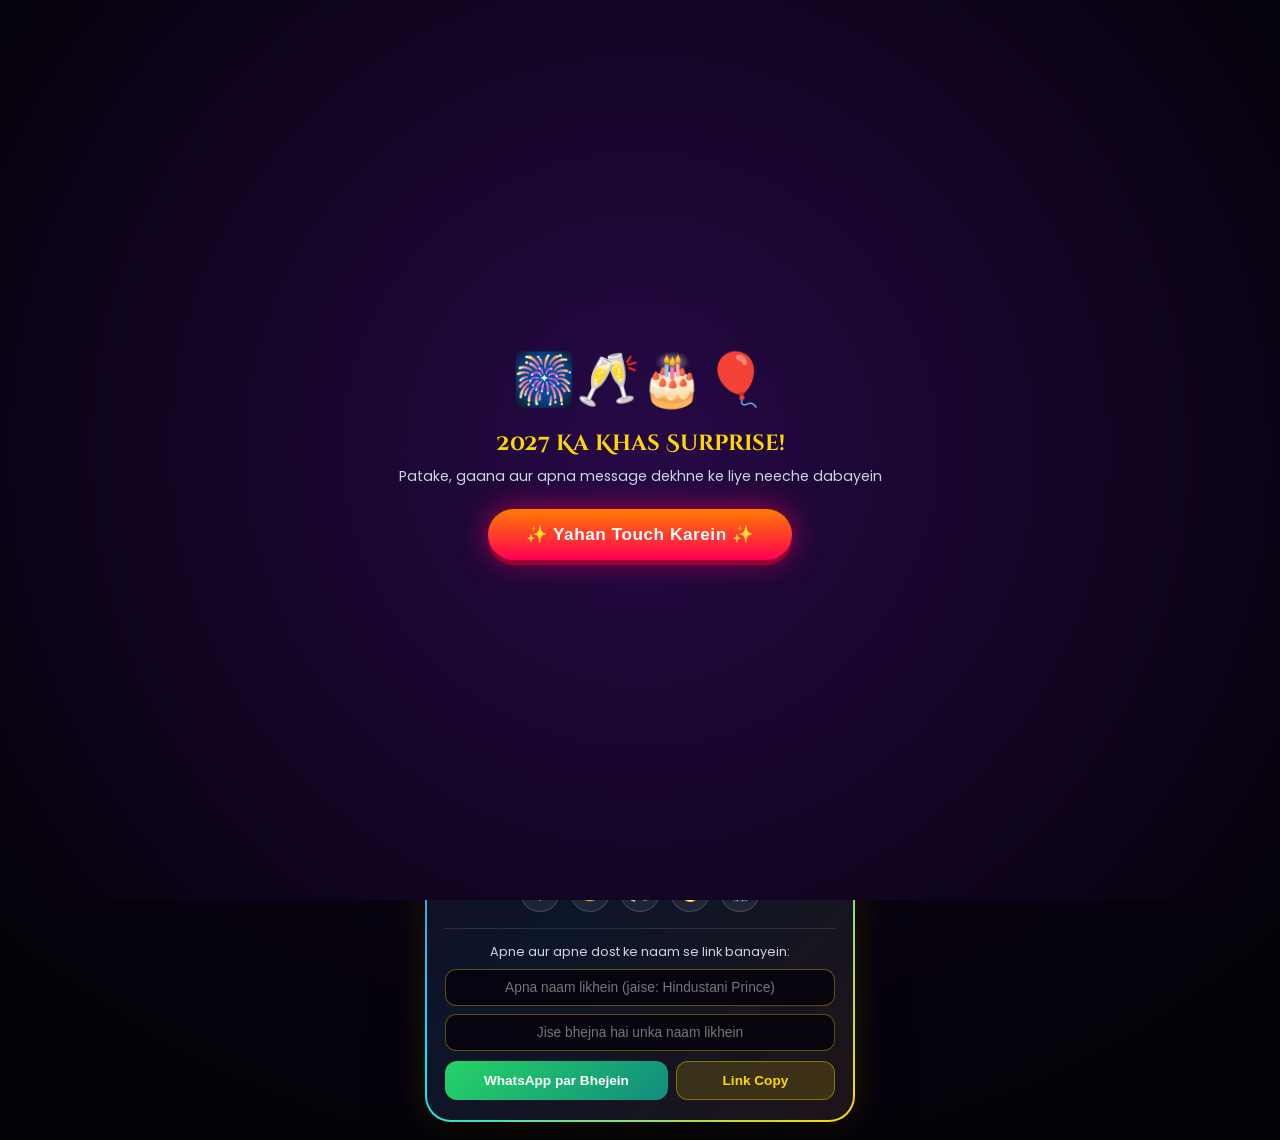
<file: Happy New Year 2027.html>
<!DOCTYPE html>
<html lang="hi">
<head>
  <!-- Apna Google Analytics code yahan paste karein -->
    <script async src="https://www.googletagmanager.com/gtm.js?id=GTM-MW2PSWTM"></script>
<script>
  window.dataLayer = window.dataLayer || [];
  function gtag(){dataLayer.push(arguments);}
  gtag('js', new Date());
</script>

  <meta charset="UTF-8">
  <meta name="viewport" content="width=device-width, initial-scale=1.0, maximum-scale=1.0, user-scalable=no">
  <title>Happy New Year 2027 🎆 | Hindustani Prince</title>
  <link href="https://fonts.googleapis.com/css2?family=Cinzel+Decorative:wght@900&family=Great+Vibes&family=Poppins:wght@400;500;600;700;800&display=swap" rel="stylesheet">
  <style>
    * {
      margin: 0;
      padding: 0;
      box-sizing: border-box;
      -webkit-tap-highlight-color: transparent;
    }

    body {
      background: radial-gradient(circle at 50% 15%, #1f0a38 0%, #090312 60%, #020105 100%);
      color: #ffffff;
      font-family: 'Poppins', sans-serif;
      min-height: 100vh;
      display: flex;
      justify-content: center;
      align-items: center;
      overflow-x: hidden;
      padding: 18px 14px;
    }

    /* Intro Screen */
    #intro-overlay {
      position: fixed;
      inset: 0;
      background: radial-gradient(circle at center, #260947 0%, #05020a 100%);
      z-index: 100;
      display: flex;
      flex-direction: column;
      justify-content: center;
      align-items: center;
      text-align: center;
      padding: 24px;
      transition: opacity 0.6s ease, visibility 0.6s ease;
    }

    #intro-overlay.hide {
      opacity: 0;
      visibility: hidden;
      pointer-events: none;
    }

    .start-btn {
      background: linear-gradient(180deg, #ff7b00, #ff0055);
      color: #fff;
      font-weight: 800;
      font-size: 1.08rem;
      padding: 15px 38px;
      border: none;
      border-radius: 50px;
      cursor: pointer;
      box-shadow: 0 5px 0 #990033, 0 0 28px rgba(255, 0, 85, 0.65);
      animation: pulseBtn 1.5s infinite;
      letter-spacing: 0.5px;
    }

    @keyframes pulseBtn {
      0%, 100% { transform: scale(1); }
      50% { transform: scale(1.06); }
    }

    /* Background Fireworks & Emoji Canvas */
    #canvas {
      position: fixed;
      inset: 0;
      width: 100%;
      height: 100%;
      z-index: 0;
      pointer-events: none;
    }

    /* Foreground Bottom-Up Celebration Canvas (Card ke Upar) */
    #fgCanvas {
      position: fixed;
      inset: 0;
      width: 100%;
      height: 100%;
      z-index: 25;
      pointer-events: none;
    }

    /* Sound Toggle Button */
    .sound-btn {
      position: fixed;
      top: 12px;
      right: 12px;
      z-index: 50;
      background: rgba(15, 7, 28, 0.88);
      border: 1.5px solid #ffd700;
      color: #ffd700;
      padding: 7px 14px;
      border-radius: 50px;
      font-size: 0.78rem;
      font-weight: 600;
      cursor: pointer;
      box-shadow: 0 4px 15px rgba(0, 0, 0, 0.5);
    }

    /* Celebrating Card */
    .card-frame {
      position: relative;
      z-index: 1;
      max-width: 430px;
      width: 100%;
      border-radius: 26px;
      padding: 2px;
      background: linear-gradient(135deg, #ffd700, #ff007f, #00e5ff, #ffd700);
      box-shadow: 0 20px 50px rgba(0, 0, 0, 0.85), 0 0 30px rgba(255, 215, 0, 0.2);
      margin-top: 22px;
    }

    .card-body {
      background: rgba(13, 6, 26, 0.93);
      border-radius: 24px;
      padding: 22px 18px 20px;
      text-align: center;
      position: relative;
      overflow: hidden;
    }

    /* Party Bunting Flags */
    .bunting {
      display: flex;
      justify-content: center;
      gap: 6px;
      margin-bottom: 14px;
    }

    .flag {
      width: 0;
      height: 0;
      border-left: 9px solid transparent;
      border-right: 9px solid transparent;
      border-top: 14px solid #ffd700;
      animation: swing 2s ease-in-out infinite alternate;
    }
    .flag:nth-child(2n) { border-top-color: #ff007f; animation-delay: 0.3s; }
    .flag:nth-child(3n) { border-top-color: #00e5ff; animation-delay: 0.6s; }

    @keyframes swing {
      from { transform: rotate(-6deg); }
      to { transform: rotate(6deg); }
    }

    /* Receiver Badge */
    .receiver-pill {
      display: inline-block;
      background: rgba(0, 229, 255, 0.12);
      border: 1px solid rgba(0, 229, 255, 0.35);
      color: #7dd3fc;
      font-size: 0.82rem;
      font-weight: 600;
      padding: 5px 16px;
      border-radius: 50px;
      margin-bottom: 18px;
    }

    /* Royal Sender Name Styling */
    .sender-name {
      font-family: 'Great Vibes', cursive;
      font-size: 2.8rem;
      font-weight: 400;
      background: linear-gradient(to right, #fff6b7, #ffd700, #ff9a00);
      -webkit-background-clip: text;
      -webkit-text-fill-color: transparent;
      filter: drop-shadow(0 2px 10px rgba(255, 215, 0, 0.45));
      line-height: 1.3;
      padding-top: 4px;
      margin-bottom: 6px;
      word-break: break-word;
    }

    .sub-wish {
      font-size: 0.82rem;
      color: #cbd5e1;
      margin-bottom: 12px;
    }

    .hny-title {
      font-family: 'Cinzel Decorative', serif;
      font-size: 1.55rem;
      font-weight: 900;
      color: #ffffff;
      letter-spacing: 1.2px;
      text-shadow: 0 0 15px rgba(255, 0, 127, 0.8);
    }

    .year-2027 {
      font-family: 'Cinzel Decorative', serif;
      font-size: 3.7rem;
      font-weight: 900;
      background: linear-gradient(180deg, #ffffff 10%, #ffd700 55%, #ff6a00 100%);
      -webkit-background-clip: text;
      -webkit-text-fill-color: transparent;
      filter: drop-shadow(0 0 18px rgba(255, 165, 0, 0.65));
      line-height: 1.05;
      margin: 2px 0 14px;
    }

    /* Wish Message Box */
    .message-card {
      background: linear-gradient(145deg, rgba(255, 255, 255, 0.06), rgba(255, 0, 127, 0.05));
      border: 1px solid rgba(255, 215, 0, 0.25);
      border-radius: 16px;
      padding: 13px 12px;
      margin-bottom: 16px;
      font-size: 0.85rem;
      line-height: 1.6;
    }

    .funny {
      color: #fde047;
      font-weight: 600;
      display: block;
      margin-bottom: 5px;
    }

    .emotional {
      color: #e2e8f0;
    }

    /* 3D Irresistible 2027 Kismat Box */
    .luck-machine {
      background: linear-gradient(145deg, rgba(255, 215, 0, 0.12), rgba(255, 0, 127, 0.14));
      border: 1.5px solid #ffd700;
      border-radius: 18px;
      padding: 14px 14px 18px;
      margin-bottom: 16px;
      box-shadow: 0 8px 25px rgba(255, 215, 0, 0.15), inset 0 0 15px rgba(255, 0, 127, 0.15);
      position: relative;
    }

    .luck-badge {
      display: inline-block;
      background: linear-gradient(90deg, #ffd700, #ff9900);
      color: #120624;
      font-size: 0.72rem;
      font-weight: 800;
      letter-spacing: 0.5px;
      padding: 4px 14px;
      border-radius: 20px;
      margin-bottom: 10px;
      box-shadow: 0 3px 10px rgba(255, 215, 0, 0.35);
    }

    .luck-screen {
      background: rgba(5, 2, 14, 0.9);
      border: 1px solid rgba(255, 255, 255, 0.15);
      border-radius: 12px;
      padding: 12px 10px;
      min-height: 56px;
      display: flex;
      align-items: center;
      justify-content: center;
      font-size: 0.88rem;
      color: #fef08a;
      font-weight: 600;
      margin-bottom: 8px;
      line-height: 1.45;
    }

    /* Bouncing Pointer Hint */
    .tap-hint {
      font-size: 0.75rem;
      color: #ffb3d9;
      font-weight: 600;
      margin-bottom: 8px;
      display: flex;
      align-items: center;
      justify-content: center;
      gap: 6px;
      animation: bounceHint 0.9s ease-in-out infinite alternate;
    }

    @keyframes bounceHint {
      from { transform: translateY(0); }
      to { transform: translateY(4px); }
    }

    /* Real 3D Glossy Push Button with Light Sweep */
    .luck-cta-btn {
      position: relative;
      overflow: hidden;
      width: 100%;
      background: linear-gradient(180deg, #ff5e00 0%, #e6005c 100%);
      color: #ffffff;
      border: 1px solid rgba(255, 255, 255, 0.35);
      padding: 13px 16px;
      border-radius: 14px;
      font-size: 0.94rem;
      font-weight: 800;
      letter-spacing: 0.3px;
      cursor: pointer;
      display: flex;
      align-items: center;
      justify-content: center;
      gap: 8px;
      text-shadow: 0 1px 3px rgba(0, 0, 0, 0.45);
      box-shadow:
        0 6px 0 #8a0037,
        0 10px 22px rgba(230, 0, 92, 0.55),
        inset 0 2px 1px rgba(255, 255, 255, 0.45);
      transition: transform 0.1s ease, box-shadow 0.1s ease;
    }

    .luck-cta-btn::after {
      content: "";
      position: absolute;
      top: 0;
      left: -80%;
      width: 55%;
      height: 100%;
      background: linear-gradient(
        115deg,
        transparent 0%,
        rgba(255, 255, 255, 0.45) 50%,
        transparent 100%
      );
      animation: glossySweep 2.4s ease-in-out infinite;
    }

    @keyframes glossySweep {
      0% { left: -80%; }
      45%, 100% { left: 135%; }
    }

    .luck-cta-btn:active {
      transform: translateY(5px);
      box-shadow:
        0 1px 0 #8a0037,
        0 4px 10px rgba(230, 0, 92, 0.4),
        inset 0 2px 1px rgba(255, 255, 255, 0.3);
    }

    /* Runaway "Party Doge Na?" Prank Box */
    .party-prank {
      background: rgba(255, 255, 255, 0.04);
      border-radius: 14px;
      padding: 12px;
      margin-bottom: 14px;
      position: relative;
      min-height: 86px;
    }

    .prank-q {
      font-size: 0.88rem;
      font-weight: 600;
      color: #ff99cc;
      margin-bottom: 10px;
    }

    .prank-btns {
      display: flex;
      justify-content: center;
      gap: 14px;
      position: relative;
      height: 36px;
    }

    .yes-btn {
      background: linear-gradient(135deg, #22c55e, #16a34a);
      color: #fff;
      border: none;
      padding: 7px 18px;
      border-radius: 50px;
      font-size: 0.82rem;
      font-weight: 700;
      cursor: pointer;
      box-shadow: 0 4px 12px rgba(34, 197, 94, 0.35);
    }

    .no-btn {
      background: rgba(239, 68, 68, 0.2);
      border: 1px solid rgba(239, 68, 68, 0.5);
      color: #fca5a5;
      padding: 7px 16px;
      border-radius: 50px;
      font-size: 0.82rem;
      font-weight: 600;
      cursor: pointer;
      transition: transform 0.2s ease;
      position: relative;
    }

    /* Emoji Shower Bar */
    .emoji-bar {
      display: flex;
      justify-content: center;
      gap: 10px;
      margin-bottom: 16px;
    }

    .emoji-btn {
      background: rgba(255, 255, 255, 0.07);
      border: 1px solid rgba(255, 255, 255, 0.15);
      border-radius: 50%;
      width: 40px;
      height: 40px;
      font-size: 1.2rem;
      cursor: pointer;
      transition: transform 0.15s;
    }

    .emoji-btn:active {
      transform: scale(1.25);
    }

    /* Custom Link Generator */
    .share-area {
      border-top: 1px solid rgba(255, 255, 255, 0.12);
      padding-top: 14px;
    }

    .share-title {
      font-size: 0.8rem;
      color: #cbd5e1;
      margin-bottom: 8px;
    }

    .input-group {
      display: flex;
      flex-direction: column;
      gap: 8px;
      margin-bottom: 10px;
    }

    input {
      width: 100%;
      padding: 10px 12px;
      border-radius: 11px;
      border: 1px solid rgba(255, 215, 0, 0.35);
      background: rgba(5, 2, 12, 0.85);
      color: #fff;
      font-size: 0.86rem;
      text-align: center;
      outline: none;
    }

    input:focus {
      border-color: #ff007f;
    }

    .btn-row {
      display: grid;
      grid-template-columns: 1.4fr 1fr;
      gap: 8px;
    }

    .btn {
      padding: 11px;
      border-radius: 12px;
      border: none;
      font-weight: 700;
      font-size: 0.85rem;
      cursor: pointer;
    }

    .btn-wa {
      background: linear-gradient(135deg, #25D366, #128C7E);
      color: #fff;
    }

    .btn-copy {
      background: rgba(255, 215, 0, 0.15);
      color: #ffd700;
      border: 1px solid rgba(255, 215, 0, 0.4);
    }

    /* Toast */
    #toast {
      position: fixed;
      bottom: 20px;
      left: 50%;
      transform: translateX(-50%) translateY(60px);
      background: linear-gradient(90deg, #ffd700, #ff007f);
      color: #090312;
      font-weight: 700;
      font-size: 0.84rem;
      padding: 9px 20px;
      border-radius: 50px;
      z-index: 60;
      opacity: 0;
      transition: 0.3s ease;
      pointer-events: none;
      white-space: nowrap;
      box-shadow: 0 8px 20px rgba(0,0,0,0.6);
    }

    #toast.show {
      transform: translateX(-50%) translateY(0);
      opacity: 1;
    }
  </style>
</head>
<body>

  <!-- 1. Crackers Sound (File ka naam 'crackers.mp3' rakh kar isi folder mein upload karein) -->
  <audio id="crackerSound" preload="auto">
    <source src="crackers.mpeg" type="audio/mpeg">
  </audio>

  <!-- 2. Main Song (File ka naam 'song.mp3' rakh kar isi folder mein upload karein) -->
  <audio id="bgMusic" loop preload="auto">
    <source src="New Year 2027.mp3" type="audio/mpeg">
  </audio>

  <!-- Intro Screen -->
  <div id="intro-overlay">
    <div style="font-size: 3.2rem; margin-bottom: 10px;">🎆🥂🎂🎈</div>
    <h2 style="font-family: 'Cinzel Decorative', serif; color: #ffd700; font-size: 1.4rem; margin-bottom: 8px;">
      2027 Ka Khas Surprise!
    </h2>
    <p style="color: #cbd5e1; font-size: 0.88rem; margin-bottom: 22px;">
      Patake, gaana aur apna message dekhne ke liye neeche dabayein
    </p>
    <button class="start-btn" onclick="startCelebration()">✨ Yahan Touch Karein ✨</button>
  </div>

  <!-- Sound On/Off Button -->
  <button class="sound-btn" id="soundBtn" onclick="toggleSound()">🔊 Sound: ON</button>

  <!-- Toast Popup -->
  <div id="toast">🎉 Party Pakki!</div>

  <!-- Background Fireworks & Emoji Canvas -->
  <canvas id="canvas"></canvas>

  <!-- Foreground Bottom-Up Chhurchuri, Crackers & Bombs Canvas -->
  <canvas id="fgCanvas"></canvas>

  <!-- Main Card -->
  <div class="card-frame">
    <div class="card-body">
      <!-- Bunting Flags -->
      <div class="bunting">
        <div class="flag"></div><div class="flag"></div><div class="flag"></div>
        <div class="flag"></div><div class="flag"></div><div class="flag"></div>
        <div class="flag"></div><div class="flag"></div><div class="flag"></div>
      </div>

      <!-- Receiver Name Badge -->
      <div class="receiver-pill" id="receiverName">✨ Special Wish For You ✨</div>

      <!-- Sender Name -->
      <div class="sender-name" id="senderName">Hindustani Prince</div>
      <div class="sub-wish">ki taraf se dil se wish hai aapko</div>

      <div class="hny-title">Happy New Year</div>
      <div class="year-2027">2027</div>

      <!-- Funny + Emotional Wish -->
      <div class="message-card">
        <span class="funny">
          "Purane saal ke saare dukh, tension aur udhaar wahi chhod aao... kyunki 2027 mein sirf khushiyan, party aur paisa aana chahiye! 😂💸"
        </span>
        <span class="emotional">
          Mazak apni jagah, par dil se dua hai ki is naye saal aapke saare sapne poore hon, aap aur aapka parivar hamesha muskurata rahe. ❤️✨
        </span>
      </div>

      <!-- Upgraded 3D Push-Button Kismat Box -->
      <div class="luck-machine">
        <div class="luck-badge">🎁 2027 Ka Special Gift</div>
        <div class="luck-screen" id="luckText">
          ❓ Janna chahte ho 2027 mein aapke saath kya hone wala hai?
        </div>
        <div class="tap-hint" id="tapHint">👇 Neeche button par click karein 👇</div>
        <button class="luck-cta-btn" id="luckBtn" onclick="spinLuck()">
          <span>🎁</span> <span>2027 Ki Kismat Kholein</span> <span>❯</span>
        </button>
      </div>

      <!-- Runaway "Party Doge Na?" Prank -->
      <div class="party-prank" id="prankBox">
        <div class="prank-q" id="prankQuestion">🍕 2027 ki Party doge na?</div>
        <div class="prank-btns">
          <button class="yes-btn" onclick="acceptParty()">Haan Bilkul! 🥳</button>
          <button class="no-btn" id="noBtn" onmouseover="dodgeButton()" ontouchstart="dodgeButton()">Nahi 😒</button>
        </div>
      </div>

      <!-- Live Emoji Shower -->
      <div class="emoji-bar">
        <button class="emoji-btn" onclick="spawnEmojiRain('❤️')">❤️</button>
        <button class="emoji-btn" onclick="spawnEmojiRain('😂')">😂</button>
        <button class="emoji-btn" onclick="spawnEmojiRain('🥂')">🥂</button>
        <button class="emoji-btn" onclick="spawnEmojiRain('🔥')">🔥</button>
        <button class="emoji-btn" onclick="triggerFullCrackerShow()">🎆</button>
      </div>

      <!-- Custom Link Creator -->
      <div class="share-area">
        <div class="share-title">Apne aur apne dost ke naam se link banayein:</div>
        <div class="input-group">
          <input type="text" id="senderInput" placeholder="Apna naam likhein (jaise: Hindustani Prince)" maxlength="26">
          <input type="text" id="receiverInput" placeholder="Jise bhejna hai unka naam likhein" maxlength="26">
        </div>
        <div class="btn-row">
          <button class="btn btn-wa" onclick="shareWhatsApp()">WhatsApp par Bhejein</button>
          <button class="btn btn-copy" onclick="copyLink()" id="copyBtn">Link Copy</button>
        </div>
      </div>
    </div>
  </div>

  <script>
    // 1. Decode Sender (w) & Receiver (r) from URL
    const params = new URLSearchParams(window.location.search);
    const w = params.get('w');
    const r = params.get('r');

    if (w) {
      try {
        const sName = decodeURIComponent(atob(w));
        if (sName.trim()) document.getElementById('senderName').innerText = sName;
      } catch (e) {}
    }
    if (r) {
      try {
        const rName = decodeURIComponent(atob(r));
        if (rName.trim()) document.getElementById('receiverName').innerText = `Dear ${rName} ✨`;
      } catch (e) {}
    }

    // 2. Smooth 2-Stage Audio Engine (Crackers Fade-In/Out -> Auto Song Fade-In)
    const crackerAudio = document.getElementById('crackerSound');
    const bgMusic = document.getElementById('bgMusic');
    const soundBtn = document.getElementById('soundBtn');

    let celebrationStarted = false;
    let soundOn = false;
    let audioPhase = 'idle'; // 'idle' | 'crackers' | 'song'
    let audioTimers = [];
    const activeFades = new Map();

    // Smooth Volume Fade Helper (requestAnimationFrame based)
    function fadeVolume(audioEl, fromVol, toVol, durationMs, onComplete) {
      if (activeFades.has(audioEl)) {
        cancelAnimationFrame(activeFades.get(audioEl));
        activeFades.delete(audioEl);
      }

      const startVol = Math.max(0, Math.min(1, fromVol));
      const endVol = Math.max(0, Math.min(1, toVol));
      const startTime = performance.now();

      try { audioEl.volume = startVol; } catch (e) {}

      function step(now) {
        const progress = Math.min(1, (now - startTime) / durationMs);
        // Smooth ease-in-out curve
        const eased = progress < 0.5
          ? 2 * progress * progress
          : 1 - Math.pow(-2 * progress + 2, 2) / 2;

        const currentVol = startVol + (endVol - startVol) * eased;
        try { audioEl.volume = Math.max(0, Math.min(1, currentVol)); } catch (e) {}

        if (progress < 1) {
          activeFades.set(audioEl, requestAnimationFrame(step));
        } else {
          activeFades.delete(audioEl);
          try { audioEl.volume = endVol; } catch (e) {}
          if (typeof onComplete === 'function') onComplete();
        }
      }

      activeFades.set(audioEl, requestAnimationFrame(step));
    }

    function clearAudioSchedule() {
      audioTimers.forEach(id => clearTimeout(id));
      audioTimers = [];
      activeFades.forEach(rafId => cancelAnimationFrame(rafId));
      activeFades.clear();
    }

    // Stage 2: Main Song Smooth Fade-In (0 -> 1 over 1.8 sec)
    function startMainSongWithFade() {
      if (!soundOn || audioPhase === 'song') return;
      audioPhase = 'song';
      clearAudioSchedule();

      // Crackers ko poori tarah band karein
      crackerAudio.pause();
      crackerAudio.currentTime = 0;

      // Main song bilkul dheere se shuru karein
      bgMusic.muted = false;
      bgMusic.currentTime = 0;
      try { bgMusic.volume = 0; } catch (e) {}

      bgMusic.play().then(() => {
        if (!soundOn) {
          bgMusic.pause();
          return;
        }
        soundBtn.innerText = "🔊 Gaana: ON";
        fadeVolume(bgMusic, 0, 1, 1800);
      }).catch(() => {
        soundOn = false;
        soundBtn.innerText = "🔇 Gaana: OFF";
      });
    }

    // Agar crackers.mp3 5 sec se pehle naturally khatam ho jaye toh turant song shuru
    crackerAudio.addEventListener('ended', () => {
      if (soundOn && audioPhase === 'crackers') {
        startMainSongWithFade();
      }
    });

    // Stage 1: Intro Touch -> Unlock Song + Play Crackers (Fade-In -> Full -> Fade-Out -> Song)
    function startCelebration() {
      if (celebrationStarted) return;
      celebrationStarted = true;

      document.getElementById('intro-overlay').classList.add('hide');

      // 5-second ka bottom-up celebration visual show
      triggerFullCrackerShow();

      soundOn = true;
      audioPhase = 'crackers';
      soundBtn.innerText = "🔊 Patake: ON";

      // Step A: Mobile browsers ke liye bgMusic ko silent unlock karein (same click ke andar)
      bgMusic.muted = true;
      try { bgMusic.volume = 0; } catch (e) {}
      const unlockPromise = bgMusic.play();
      if (unlockPromise !== undefined) {
        unlockPromise.then(() => {
          if (audioPhase !== 'song') {
            bgMusic.pause();
            bgMusic.currentTime = 0;
          }
          bgMusic.muted = false;
        }).catch(() => {
          bgMusic.muted = false;
        });
      }

      // Step B: Crackers sound ko 0 volume se dheere-dheere shuru karein
      crackerAudio.currentTime = 0;
      try { crackerAudio.volume = 0; } catch (e) {}

      crackerAudio.play().then(() => {
        if (!soundOn || audioPhase !== 'crackers') {
          crackerAudio.pause();
          return;
        }

        // Exact duration check (Max 5000ms taaki visual crackers ke saath sync rahe)
        const maxCrackersMs = 5000;
        const rawDur = (crackerAudio.duration && isFinite(crackerAudio.duration) && crackerAudio.duration > 1.5)
          ? crackerAudio.duration * 1000
          : maxCrackersMs;
        const totalCrackerMs = Math.min(rawDur, maxCrackersMs);

        const fadeInMs = 700;
        const fadeOutMs = Math.min(1200, Math.floor(totalCrackerMs * 0.3));
        const fadeOutStartMs = Math.max(fadeInMs + 200, totalCrackerMs - fadeOutMs);

        // 1. Shuruat mein dheere se awaaz badhegi (0 -> 1 in 0.7s)
        fadeVolume(crackerAudio, 0, 1, fadeInMs);

        // 2. End mein awaaz dheere-dheere kam hogi (1 -> 0 in 1.2s) aur phir song start
        const fadeOutTimer = setTimeout(() => {
          if (!soundOn || audioPhase !== 'crackers') return;
          fadeVolume(crackerAudio, crackerAudio.volume, 0, fadeOutMs, () => {
            if (soundOn && audioPhase === 'crackers') {
              startMainSongWithFade();
            }
          });
        }, fadeOutStartMs);

        // Safety backup timer taaki song pakka start ho
        const backupSongTimer = setTimeout(() => {
          if (soundOn && audioPhase === 'crackers') {
            startMainSongWithFade();
          }
        }, totalCrackerMs + 150);

        audioTimers.push(fadeOutTimer, backupSongTimer);
      }).catch(() => {
        // Agar crackers.mp3 folder mein na ho, toh seedha main song fade-in ke saath bajayein
        startMainSongWithFade();
      });
    }

    function toggleSound() {
      if (soundOn) {
        soundOn = false;
        clearAudioSchedule();
        crackerAudio.pause();
        bgMusic.pause();
        soundBtn.innerText = "🔇 Sound: OFF";
      } else {
        soundOn = true;
        audioPhase = 'song';
        clearAudioSchedule();
        crackerAudio.pause();
        bgMusic.muted = false;
        try { bgMusic.volume = 0; } catch (e) {}

        bgMusic.play().then(() => {
          soundBtn.innerText = "🔊 Gaana: ON";
          fadeVolume(bgMusic, 0, 1, 1000);
        }).catch(() => {
          soundOn = false;
          soundBtn.innerText = "🔇 Sound: OFF";
          alert("Folder mein 'crackers.mp3' aur 'song.mp3' files rakhein!");
        });
      }
    }

    function showToast(msg) {
      const t = document.getElementById('toast');
      t.innerText = msg;
      t.classList.add('show');
      setTimeout(() => t.classList.remove('show'), 2500);
    }

    // 3. 3D Button 2027 Kismat Checker
    const predictions = [
      "💸 2027 mein jeb paison se bhari rahegi... bas doston ko party dena mat bhoolna!",
      "🚀 Is saal aapka sabse bada ruka hua kaam aur sapna poora hone wala hai!",
      "🎁 2027 mein aapko ek aisa mast surprise milega jo dil khush kar dega!",
      "👑 Is saal aapki kismat aur mehnat dono chamakne wali hain—full power!",
      "✈️ 2027 mein ek shandar ghoomne ka plan aur dher saari khushiyan milne wali hain!",
      "❤️ Jo log aapse sachcha pyar karte hain, 2027 unke saath aur bhi yaadgar banega!"
    ];
    let lastLuck = -1;
    let isSpinning = false;

    function spinLuck() {
      if (isSpinning) return;
      isSpinning = true;

      const screen = document.getElementById('luckText');
      const btn = document.getElementById('luckBtn');
      const hint = document.getElementById('tapHint');
      hint.innerText = "✨ Kismat khul rahi hai... ✨";
      btn.innerHTML = "<span>🔮</span> <span>Thoda Intezar Karein...</span>";

      let count = 0;
      const shuffle = setInterval(() => {
        const temp = predictions[Math.floor(Math.random() * predictions.length)];
        screen.innerText = temp;
        count++;

        if (count > 8) {
          clearInterval(shuffle);
          let finalIdx;
          do {
            finalIdx = Math.floor(Math.random() * predictions.length);
          } while (finalIdx === lastLuck);
          lastLuck = finalIdx;

          screen.innerText = predictions[finalIdx];
          hint.innerText = "👇 Dusra secret dekhne ke liye fir dabayein 👇";
          btn.innerHTML = "<span>🔄</span> <span>Ek Baar Aur Dekhein</span> <span>❯</span>";
          isSpinning = false;
          launchBottomBomb(0.5, 0.30, '#ffd700', true);
        }
      }, 90);
    }

    // 4. Runaway "Nahi" Button Prank
    function dodgeButton() {
      const btn = document.getElementById('noBtn');
      const randomX = (Math.random() - 0.5) * 160;
      const randomY = (Math.random() - 0.5) * 45;
      btn.style.transform = `translate(${randomX}px, ${randomY}px)`;
    }

    function acceptParty() {
      document.getElementById('prankQuestion').innerText = "📸 Screenshot le liya hai, ab party pakki! 😂🎉";
      document.getElementById('noBtn').style.display = "none";
      showToast("🥳 Wah! Ab 2027 ki party pakki!");
      spawnEmojiRain('🥳');
      triggerFullCrackerShow();
    }

    // 5. Build Custom Share URL
    function buildLink() {
      const sender = document.getElementById('senderInput').value.trim();
      const receiver = document.getElementById('receiverInput').value.trim();
      if (!sender) {
        alert("Pehle apna naam likhein!");
        return null;
      }
      let url = `${window.location.origin}${window.location.pathname}?w=${btoa(encodeURIComponent(sender))}`;
      if (receiver) {
        url += `&r=${btoa(encodeURIComponent(receiver))}`;
      }
      return url;
    }

    function shareWhatsApp() {
      const url = buildLink();
      if (!url) return;
      const sender = document.getElementById('senderInput').value.trim();
      const receiver = document.getElementById('receiverInput').value.trim();
      const toText = receiver ? `*${receiver}*, ` : "";
      const text = `🎆 ${toText}*${sender}* ne aapke liye *Happy New Year 2027* ka ek mast surprise card bheja hai 🎁🥂👇\n\n${url}`;
      window.open(`https://api.whatsapp.com/send?text=${encodeURIComponent(text)}`, '_blank');
    }

    function copyLink() {
      const url = buildLink();
      if (!url) return;
      navigator.clipboard.writeText(url).then(() => {
        const btn = document.getElementById('copyBtn');
        btn.innerText = "Copied ✓";
        setTimeout(() => btn.innerText = "Link Copy", 2000);
      });
    }

    // 6. Dual-Layer Celebration Fireworks Engine
    const canvas = document.getElementById('canvas');
    const ctx = canvas.getContext('2d');
    const fgCanvas = document.getElementById('fgCanvas');
    const fgCtx = fgCanvas.getContext('2d');

    let cw = canvas.width = fgCanvas.width = window.innerWidth;
    let ch = canvas.height = fgCanvas.height = window.innerHeight;

    window.addEventListener('resize', () => {
      cw = canvas.width = fgCanvas.width = window.innerWidth;
      ch = canvas.height = fgCanvas.height = window.innerHeight;
    });

    const rockets = [];
    const sparks = [];
    const confettis = [];
    const floatingEmojis = [];

    // Foreground Bottom-Up Celebration Arrays
    const fgRockets = [];
    const fgSparks = [];
    const fgRings = [];
    const fgFlashes = [];
    const fgConfetti = [];
    const chhuchhundaris = [];
    let showTimers = [];

    const colors = ['#ffd700', '#ff007f', '#00e5ff', '#ff6a00', '#76ff03', '#e040fb', '#ffffff'];
    const sparklerColors = ['#fffbe0', '#ffd700', '#ffb700', '#ff7700', '#ff2a78', '#ffffff'];

    for (let i = 0; i < 28; i++) {
      confettis.push({
        x: Math.random() * cw,
        y: Math.random() * ch,
        size: Math.random() * 5 + 4,
        color: colors[Math.floor(Math.random() * colors.length)],
        vy: Math.random() * 1.2 + 0.5,
        vx: (Math.random() - 0.5) * 0.7
      });
    }

    function spawnEmojiRain(symbol) {
      for (let i = 0; i < 14; i++) {
        floatingEmojis.push({
          char: symbol,
          x: Math.random() * (cw - 40) + 20,
          y: ch + Math.random() * 60,
          vy: -(Math.random() * 2.5 + 2),
          vx: (Math.random() - 0.5) * 1.5,
          size: Math.random() * 12 + 22,
          alpha: 1
        });
      }
    }

    // --- FOREGROUND BOTTOM-UP CELEBRATION EFFECTS (4-5 SECONDS) ---

    // A. Bottom-Launched Sky Bomb
    function launchBottomBomb(xRatio, targetYRatio, color, isGrand = false) {
      const startX = cw * xRatio;
      const targetY = ch * targetYRatio;
      fgRockets.push({
        x: startX,
        y: ch + 6,
        targetY,
        vx: (Math.random() - 0.5) * 1.4,
        vy: -(Math.random() * 3.5 + 11.5),
        color: color || colors[Math.floor(Math.random() * colors.length)],
        isGrand,
        trail: []
      });
    }

    // B. Bomb / Cracker Explosion
    function explodeFgBomb(x, y, mainColor, type = 'bomb') {
      const col = mainColor || colors[Math.floor(Math.random() * colors.length)];
      const isMini = type === 'cracker';
      const isGrand = type === 'grand';

      fgFlashes.push({
        x, y,
        radius: isMini ? 20 : (isGrand ? 58 : 42),
        color: col,
        alpha: 0.95
      });

  

      const count = isMini ? 22 : (isGrand ? 68 : 48);
      for (let i = 0; i < count; i++) {
        const angle = isMini
          ? (-Math.PI * Math.random())
          : ((Math.PI * 2 * i) / count + (Math.random() - 0.5) * 0.2);

        const speed = isMini
          ? (Math.random() * 5.8 + 2.2)
          : (isGrand ? (Math.random() * 8.2 + 2.0) : (Math.random() * 6.8 + 1.6));

        fgSparks.push({
          x, y,
          prevX: x,
          prevY: y,
          vx: Math.cos(angle) * speed,
          vy: Math.sin(angle) * speed - (isMini ? 1.5 : 0),
          gravity: isMini ? 0.16 : 0.085,
          drag: 0.955,
          alpha: 1,
          decay: isMini ? (Math.random() * 0.028 + 0.022) : (Math.random() * 0.017 + 0.013),
          color: Math.random() > 0.25 ? col : '#fff8cc',
          width: isMini ? 2.1 : (isGrand ? 2.8 : 2.4),
          crackle: !isMini && Math.random() > 0.52
        });
      }

      if (isGrand) {
        const innerCol = col === '#ffd700' ? '#ff007f' : '#ffd700';
        for (let i = 0; i < 24; i++) {
          const angle = (Math.PI * 2 * i) / 24;
          const speed = Math.random() * 2.5 + 2.2;
          fgSparks.push({
            x, y,
            prevX: x,
            prevY: y,
            vx: Math.cos(angle) * speed,
            vy: Math.sin(angle) * speed,
            gravity: 0.07,
            drag: 0.96,
            alpha: 1,
            decay: 0.02,
            color: innerCol,
            width: 2.2,
            crackle: false
          });
        }
      }
    }

    // C. Bottom Chhurchuri / Anaar Fountain
    function startBottomChhurchuri(xRatio, angleDeg, durationMs, power = 1) {
      chhuchhundaris.push({
        xRatio,
        yRatio: 0.99,
        angle: (angleDeg * Math.PI) / 180,
        endTime: performance.now() + durationMs,
        power
      });
    }

    // D. Bottom Pataka Ladi
    function launchBottomCrackerLadi(reverse = false) {
      const pops = 8;
      for (let i = 0; i < pops; i++) {
        const t = setTimeout(() => {
          const step = reverse ? (pops - 1 - i) : i;
          const ratio = 0.10 + (0.80 * (step / (pops - 1)));
          const px = cw * ratio + (Math.random() - 0.5) * 18;
          const py = ch - 26 - Math.random() * 44;
          const col = i % 2 === 0 ? '#ffd700' : (i % 3 === 0 ? '#ff6a00' : '#ff007f');
          explodeFgBomb(px, py, col, 'cracker');
        }, i * 130);
        showTimers.push(t);
      }
    }

    // E. Bottom Corner Celebration Confetti Poppers
    function popBottomConfetti() {
      const corners = [
        { x: cw * 0.06, baseAngle: -62 },
        { x: cw * 0.94, baseAngle: -118 }
      ];
      corners.forEach(c => {
        for (let i = 0; i < 24; i++) {
          const rad = ((c.baseAngle + (Math.random() - 0.5) * 42) * Math.PI) / 180;
          const spd = Math.random() * 9 + 7;
          fgConfetti.push({
            x: c.x,
            y: ch - 10,
            vx: Math.cos(rad) * spd,
            vy: Math.sin(rad) * spd,
            size: Math.random() * 6 + 5,
            color: colors[Math.floor(Math.random() * colors.length)],
            rot: Math.random() * Math.PI * 2,
            vRot: (Math.random() - 0.5) * 0.25,
            alpha: 1
          });
        }
      });
    }

    // F. Master 4.5–5 Second Bottom-Up Celebration Show
    function triggerFullCrackerShow() {
      showTimers.forEach(id => clearTimeout(id));
      showTimers = [];
      chhuchhundaris.length = 0;

      // 1. 3 Bottom Chhurchuri / Anaar fountains (4 sec)
      startBottomChhurchuri(0.14, -78, 4000, 1.05);
      startBottomChhurchuri(0.50, -90, 3900, 1.15);
      startBottomChhurchuri(0.86, -102, 4000, 1.05);

      // 2. Celebration Confetti Pop
      popBottomConfetti();

      // 3. Bottom Pataka Ladi Wave 1
      showTimers.push(setTimeout(() => launchBottomCrackerLadi(false), 150));

      // 4. Staggered Bottom-Launched Sky Bombs
      const bombPlan = [
        { delay: 100,  x: 0.25, ty: 0.28, col: '#ffd700', grand: false },
        { delay: 320,  x: 0.75, ty: 0.26, col: '#ff007f', grand: false },
        { delay: 1100, x: 0.50, ty: 0.22, col: '#00e5ff', grand: true  },
        { delay: 1850, x: 0.30, ty: 0.32, col: '#ff6a00', grand: false },
        { delay: 2200, x: 0.72, ty: 0.30, col: '#76ff03', grand: false },
        { delay: 3250, x: 0.24, ty: 0.28, col: '#ff007f', grand: true  },
        { delay: 3320, x: 0.76, ty: 0.28, col: '#00e5ff', grand: true  },
        { delay: 3420, x: 0.50, ty: 0.20, col: '#ffd700', grand: true  }
      ];

      bombPlan.forEach(b => {
        showTimers.push(setTimeout(() => {
          launchBottomBomb(b.x, b.ty, b.col, b.grand);
        }, b.delay));
      });

      // 5. Bottom Pataka Ladi Wave 2 + 2nd Confetti Pop
      showTimers.push(setTimeout(() => {
        launchBottomCrackerLadi(true);
        popBottomConfetti();
      }, 2100));
    }

    // --- BACKGROUND SOFT ROCKETS ---
    class FireworkRocket {
      constructor() {
        this.x = Math.random() * (cw * 0.8) + cw * 0.1;
        this.y = ch;
        this.targetY = Math.random() * (ch * 0.38) + ch * 0.08;
        this.vy = -(Math.random() * 3.5 + 7.5);
        this.vx = (Math.random() - 0.5) * 1.5;
        this.color = colors[Math.floor(Math.random() * colors.length)];
        this.history = [];
      }
      update() {
        this.history.push({ x: this.x, y: this.y });
        if (this.history.length > 8) this.history.shift();
        this.x += this.vx;
        this.y += this.vy;
        this.vy += 0.08;

        if (this.vy >= -1.2 || this.y <= this.targetY) {
          burstFirework(this.x, this.y, this.color);
          return false;
        }
        return true;
      }
      draw() {
        for (let i = 0; i < this.history.length; i++) {
          const ratio = i / this.history.length;
          ctx.beginPath();
          ctx.arc(this.history[i].x, this.history[i].y, ratio * 2.5, 0, Math.PI * 2);
          ctx.fillStyle = this.color;
          ctx.globalAlpha = ratio;
          ctx.fill();
        }
        ctx.globalAlpha = 1;
      }
    }

    function burstFirework(x, y, color) {
      ctx.beginPath();
      ctx.arc(x, y, 18, 0, Math.PI * 2);
      ctx.fillStyle = 'rgba(255, 255, 255, 0.65)';
      ctx.fill();

      const particleCount = 44;
      for (let i = 0; i < particleCount; i++) {
        const angle = (Math.PI * 2 * i) / particleCount + (Math.random() - 0.5) * 0.15;
        const speed = Math.random() * 4.8 + 1.2;
        sparks.push({
          x, y,
          prevX: x,
          prevY: y,
          vx: Math.cos(angle) * speed,
          vy: Math.sin(angle) * speed,
          alpha: 1,
          decay: Math.random() * 0.018 + 0.014,
          color: Math.random() > 0.25 ? color : '#ffffff',
          twinkle: Math.random() > 0.5
        });
      }
    }

    document.addEventListener('click', (e) => {
      if (e.target.closest('button') || e.target.closest('.luck-machine') || e.target.tagName === 'INPUT') return;
      const col = colors[Math.floor(Math.random() * colors.length)];
      explodeFgBomb(e.clientX, e.clientY, col, 'bomb');
    });

    function animate() {
      const now = performance.now();

      // 1. Background Canvas Render
      ctx.fillStyle = 'rgba(6, 2, 16, 0.22)';
      ctx.fillRect(0, 0, cw, ch);

      for (let i = 0; i < confettis.length; i++) {
        const c = confettis[i];
        c.y += c.vy;
        c.x += c.vx;
        if (c.y > ch) { c.y = -10; c.x = Math.random() * cw; }
        ctx.fillStyle = c.color;
        ctx.fillRect(c.x, c.y, c.size, c.size * 0.6);
      }

      ctx.textAlign = 'center';
      for (let i = floatingEmojis.length - 1; i >= 0; i--) {
        const em = floatingEmojis[i];
        em.y += em.vy;
        em.x += em.vx;
        em.alpha -= 0.008;
        if (em.alpha <= 0 || em.y < -40) {
          floatingEmojis.splice(i, 1);
          continue;
        }
        ctx.globalAlpha = em.alpha;
        ctx.font = `${em.size}px sans-serif`;
        ctx.fillText(em.char, em.x, em.y);
      }
      ctx.globalAlpha = 1;

      if (rockets.length < 3 && Math.random() < 0.03) {
        rockets.push(new FireworkRocket());
      }

      for (let i = rockets.length - 1; i >= 0; i--) {
        rockets[i].draw();
        if (!rockets[i].update()) rockets.splice(i, 1);
      }

      for (let i = sparks.length - 1; i >= 0; i--) {
        const s = sparks[i];
        s.prevX = s.x;
        s.prevY = s.y;
        s.x += s.vx;
        s.y += s.vy;
        s.vy += 0.055;
        s.vx *= 0.96;
        s.vy *= 0.96;
        s.alpha -= s.decay;

        if (s.alpha <= 0) {
          sparks.splice(i, 1);
          continue;
        }
        if (s.twinkle && Math.random() > 0.6) continue;

        ctx.beginPath();
        ctx.moveTo(s.prevX, s.prevY);
        ctx.lineTo(s.x, s.y);
        ctx.strokeStyle = s.color;
        ctx.lineWidth = 2;
        ctx.globalAlpha = s.alpha;
        ctx.stroke();
      }
      ctx.globalAlpha = 1;

      // 2. Foreground Canvas Render
      fgCtx.clearRect(0, 0, cw, ch);

      for (let i = chhuchhundaris.length - 1; i >= 0; i--) {
        const f = chhuchhundaris[i];
        if (now > f.endTime) {
          chhuchhundaris.splice(i, 1);
          continue;
        }
        const fx = cw * f.xRatio;
        const fy = ch * f.yRatio;

        if (fgSparks.length < 440) {
          for (let k = 0; k < 5; k++) {
            const spread = (Math.random() - 0.5) * 0.48;
            const speed = (Math.random() * 8.5 + 5.5) * f.power;
            const ang = f.angle + spread;
            fgSparks.push({
              x: fx,
              y: fy,
              prevX: fx,
              prevY: fy,
              vx: Math.cos(ang) * speed,
              vy: Math.sin(ang) * speed,
              gravity: 0.19,
              drag: 0.975,
              alpha: 1,
              decay: Math.random() * 0.022 + 0.018,
              color: sparklerColors[Math.floor(Math.random() * sparklerColors.length)],
              width: Math.random() * 1.6 + 1.5,
              crackle: Math.random() > 0.72
            });
          }
        }

        const glowR = Math.random() * 8 + 12;
        const g = fgCtx.createRadialGradient(fx, fy - 4, 2, fx, fy - 4, glowR);
        g.addColorStop(0, 'rgba(255, 255, 255, 0.95)');
        g.addColorStop(0.45, 'rgba(255, 200, 40, 0.85)');
        g.addColorStop(1, 'rgba(255, 80, 0, 0)');
        fgCtx.fillStyle = g;
        fgCtx.beginPath();
        fgCtx.arc(fx, fy - 4, glowR, 0, Math.PI * 2);
        fgCtx.fill();
      }

      for (let i = fgRockets.length - 1; i >= 0; i--) {
        const rk = fgRockets[i];
        rk.trail.push({ x: rk.x, y: rk.y });
        if (rk.trail.length > 10) rk.trail.shift();

        rk.x += rk.vx;
        rk.y += rk.vy;
        rk.vy += 0.14;

        for (let t = 0; t < rk.trail.length; t++) {
          const ratio = t / rk.trail.length;
          fgCtx.beginPath();
          fgCtx.arc(rk.trail[t].x, rk.trail[t].y, ratio * 3.5, 0, Math.PI * 2);
          fgCtx.fillStyle = t === rk.trail.length - 1 ? '#ffffff' : rk.color;
          fgCtx.globalAlpha = ratio;
          fgCtx.fill();
        }
        fgCtx.globalAlpha = 1;

        if (rk.y <= rk.targetY || rk.vy >= -1.5) {
          explodeFgBomb(rk.x, rk.y, rk.color, rk.isGrand ? 'grand' : 'bomb');
          fgRockets.splice(i, 1);
        }
      }

      for (let i = fgConfetti.length - 1; i >= 0; i--) {
        const cf = fgConfetti[i];
        cf.x += cf.vx;
        cf.y += cf.vy;
        cf.vy += 0.22;
        cf.vx *= 0.985;
        cf.rot += cf.vRot;
        if (cf.vy > 0) cf.alpha -= 0.012;

        if (cf.alpha <= 0 || cf.y > ch + 20) {
          fgConfetti.splice(i, 1);
          continue;
        }
        fgCtx.save();
        fgCtx.translate(cf.x, cf.y);
        fgCtx.rotate(cf.rot);
        fgCtx.globalAlpha = cf.alpha;
        fgCtx.fillStyle = cf.color;
        fgCtx.fillRect(-cf.size / 2, -cf.size * 0.3, cf.size, cf.size * 0.6);
        fgCtx.restore();
      }
      fgCtx.globalAlpha = 1;

      for (let i = fgFlashes.length - 1; i >= 0; i--) {
        const fl = fgFlashes[i];
        fl.alpha -= 0.085;
        fl.radius += 2.6;
        if (fl.alpha <= 0) {
          fgFlashes.splice(i, 1);
          continue;
        }
        const grad = fgCtx.createRadialGradient(fl.x, fl.y, 1, fl.x, fl.y, fl.radius);
        grad.addColorStop(0, `rgba(255, 255, 255, ${fl.alpha})`);
        grad.addColorStop(0.5, fl.color);
        grad.addColorStop(1, 'rgba(0, 0, 0, 0)');
        fgCtx.globalAlpha = fl.alpha * 0.78;
        fgCtx.fillStyle = grad;
        fgCtx.beginPath();
        fgCtx.arc(fl.x, fl.y, fl.radius, 0, Math.PI * 2);
        fgCtx.fill();
      }
      fgCtx.globalAlpha = 1;

      for (let i = fgRings.length - 1; i >= 0; i--) {
        const rg = fgRings[i];
        rg.radius += (rg.maxRadius - rg.radius) * 0.16;
        rg.alpha -= 0.048;
        if (rg.alpha <= 0) {
          fgRings.splice(i, 1);
          continue;
        }
        fgCtx.beginPath();
        fgCtx.arc(rg.x, rg.y, rg.radius, 0, Math.PI * 2);
        fgCtx.strokeStyle = rg.color;
        fgCtx.lineWidth = 2.5;
        fgCtx.globalAlpha = rg.alpha;
        fgCtx.stroke();
      }
      fgCtx.globalAlpha = 1;

      for (let i = fgSparks.length - 1; i >= 0; i--) {
        const s = fgSparks[i];
        s.prevX = s.x;
        s.prevY = s.y;
        s.x += s.vx;
        s.y += s.vy;
        s.vy += s.gravity;
        s.vx *= s.drag;
        s.vy *= s.drag;
        s.alpha -= s.decay;

        if (s.alpha <= 0) {
          if (s.crackle && fgSparks.length < 360) {
            for (let c = 0; c < 3; c++) {
              const a = Math.random() * Math.PI * 2;
              const sp = Math.random() * 2.6 + 0.8;
              fgSparks.push({
                x: s.x, y: s.y,
                prevX: s.x, prevY: s.y,
                vx: Math.cos(a) * sp,
                vy: Math.sin(a) * sp,
                gravity: 0.06,
                drag: 0.92,
                alpha: 0.95,
                decay: 0.075,
                color: '#ffffff',
                width: 1.8,
                crackle: false
              });
            }
          }
          fgSparks.splice(i, 1);
          continue;
        }

        fgCtx.beginPath();
        fgCtx.moveTo(s.prevX, s.prevY);
        fgCtx.lineTo(s.x, s.y);
        fgCtx.strokeStyle = s.color;
        fgCtx.lineWidth = s.width;
        fgCtx.lineCap = 'round';
        fgCtx.globalAlpha = s.alpha;
        fgCtx.stroke();
      }
      fgCtx.globalAlpha = 1;

      requestAnimationFrame(animate);
    }
    requestAnimationFrame(animate);
  </script>
</body>
</html>
</file>
<file: style.css>
/* =========================
   HINDUSTANIPRINCE PREMIUM PERSONAL WEBSITE
   (100% UNIFIED DESIGN SYSTEM + BALANCED TYPOGRAPHY + DAY/NIGHT MODE)
========================= */

/* =========================
   THEME VARIABLES
========================= */

:root,
[data-theme="dark"] {
    --bg-main: #050816;
    --text-main: #ffffff;
    --text-strong: #e8eaf1;
    --text-secondary: #a8b0c4;
    --text-muted: #8c94ad;
    --text-dim: #7c85a1;

    --header-bg: rgba(5, 8, 22, 0.72);
    --header-border: rgba(255, 255, 255, 0.05);
    --header-shadow: none;
    --mobile-menu-bg: rgba(8, 12, 30, 0.96);

    --surface-bg: rgba(255, 255, 255, 0.025);
    --surface-hover: rgba(255, 255, 255, 0.045);
    --skill-hover-bg: rgba(139, 92, 246, 0.045);
    --surface-border: rgba(255, 255, 255, 0.08);
    --surface-hover-border: rgba(139, 92, 246, 0.35);
    --surface-shadow: 0 20px 50px rgba(0, 0, 0, 0.22);
    --surface-hover-shadow: 0 24px 60px rgba(0, 0, 0, 0.35);

    /* Controls & Pills */
    --control-bg: rgba(255, 255, 255, 0.04);
    --control-hover-bg: rgba(255, 255, 255, 0.08);
    --control-border: rgba(255, 255, 255, 0.12);

    /* Gradient Cards (Dark Mode) */
    --edu-card-bg: linear-gradient(135deg, rgba(124, 58, 237, 0.08), rgba(37, 99, 235, 0.04));
    --memory-main-bg: linear-gradient(145deg, rgba(139, 92, 246, 0.08), rgba(37, 99, 235, 0.03));
    --sukie-card-bg: linear-gradient(145deg, rgba(139, 92, 246, 0.08), rgba(236, 72, 153, 0.035));
    --guide-card-bg: linear-gradient(135deg, rgba(124, 58, 237, 0.15), rgba(37, 99, 235, 0.10));
    --contact-intro-bg: linear-gradient(145deg, rgba(139, 92, 246, 0.08), rgba(37, 99, 235, 0.025));

    --pill-bg: rgba(255, 255, 255, 0.06);
    --floating-card-bg: rgba(10, 14, 32, 0.82);
    --floating-card-border: rgba(255, 255, 255, 0.12);
    --floating-card-shadow: 0 20px 50px rgba(0, 0, 0, 0.28);
    --photo-card-bg: rgba(10, 14, 32, 0.65);
    --guide-status-bg: rgba(4, 8, 22, 0.6);

    --profile-inner-bg: #101426;
    --profile-inner-border: #080b19;
    --profile-badge-border: #070a18;
    --profile-ring-shadow: 0 0 70px rgba(99, 102, 241, 0.25);
    --profile-ring-hover-shadow: 0 0 85px rgba(99, 102, 241, 0.32);
    --profile-glow-opacity: 0.25;
    --profile-glow-hover-opacity: 0.32;
    --orbit-border: rgba(139, 92, 246, 0.2);

    --work-circle-one: rgba(255, 255, 255, 0.05);
    --work-circle-two: rgba(255, 255, 255, 0.035);

    --input-bg: rgba(255, 255, 255, 0.03);
    --input-focus-bg: rgba(139, 92, 246, 0.04);
    --input-border: rgba(255, 255, 255, 0.08);
    --input-text: #e5e8ef;
    --input-placeholder: #5c657e;

    --orb-1: #6d28d9;
    --orb-2: #2563eb;
    --orb-3: #0891b2;
    --orb-opacity: 0.25;
    --grid-line: rgba(255, 255, 255, 0.025);
    --edu-watermark: rgba(255, 255, 255, 0.04);

    --accent-purple: #8b5cf6;
    --accent-purple-soft: #a78bfa;
    --sukie-badge-text: #f9a8d4;
    --sukie-badge-bg: rgba(255, 255, 255, 0.04);
}

/* =========================
   STUDIO-GRADE DAY MODE
========================= */

[data-theme="light"] {
    --bg-main: #f6f8fc;
    --text-main: #0f172a;
    --text-strong: #1e293b;
    --text-secondary: #334155;
    --text-muted: #475569;
    --text-dim: #64748b;

    --header-bg: rgba(255, 255, 255, 0.88);
    --header-border: rgba(15, 23, 42, 0.08);
    --header-shadow: 0 4px 25px rgba(15, 23, 42, 0.04);
    --mobile-menu-bg: rgba(255, 255, 255, 0.98);

    --surface-bg: #ffffff;
    --surface-hover: #fcfaff;
    --skill-hover-bg: linear-gradient(145deg, #ffffff 0%, #f5f3ff 100%);
    --surface-border: #e2e8f0;
    --surface-hover-border: rgba(124, 58, 237, 0.45);
    --surface-shadow: 0 10px 30px -5px rgba(15, 23, 42, 0.05), 0 4px 12px -2px rgba(15, 23, 42, 0.03);
    --surface-hover-shadow: 0 22px 45px -10px rgba(124, 58, 237, 0.15), 0 8px 20px -4px rgba(15, 23, 42, 0.05);

    /* Distinct Tinted Controls in Day Mode */
    --control-bg: #f1f5f9;
    --control-hover-bg: #ffffff;
    --control-border: #cbd5e1;

    /* Gradient Cards (Day Mode - Crisp White + Pastel) */
    --edu-card-bg: linear-gradient(135deg, #ffffff 0%, #f5f3ff 60%, #eff6ff 100%);
    --memory-main-bg: linear-gradient(145deg, #ffffff 0%, #f5f3ff 55%, #eff6ff 100%);
    --sukie-card-bg: linear-gradient(145deg, #ffffff 0%, #faf5ff 55%, #fdf2f8 100%);
    --guide-card-bg: linear-gradient(135deg, #f5f3ff 0%, #ede9fe 50%, #e0e7ff 100%);
    --contact-intro-bg: linear-gradient(145deg, #ffffff 0%, #f5f3ff 55%, #eff6ff 100%);

    --pill-bg: #f1f5f9;
    --floating-card-bg: rgba(255, 255, 255, 0.96);
    --floating-card-border: rgba(124, 58, 237, 0.18);
    --floating-card-shadow: 0 20px 42px -6px rgba(15, 23, 42, 0.12), 0 6px 16px -3px rgba(124, 58, 237, 0.08);
    --photo-card-bg: #ffffff;
    --guide-status-bg: #ffffff;

    --profile-inner-bg: #f1f5f9;
    --profile-inner-border: #ffffff;
    --profile-badge-border: #ffffff;
    --profile-ring-shadow: 0 22px 55px rgba(124, 58, 237, 0.22);
    --profile-ring-hover-shadow: 0 26px 65px rgba(124, 58, 237, 0.30);
    --profile-glow-opacity: 0.10;
    --profile-glow-hover-opacity: 0.16;
    --orbit-border: rgba(124, 58, 237, 0.28);

    --work-circle-one: rgba(124, 58, 237, 0.10);
    --work-circle-two: rgba(59, 130, 246, 0.08);

    --input-bg: #f8fafc;
    --input-focus-bg: #ffffff;
    --input-border: #cbd5e1;
    --input-text: #0f172a;
    --input-placeholder: #94a3b8;

    --orb-1: #c4b5fd;
    --orb-2: #93c5fd;
    --orb-3: #a5f3fc;
    --orb-opacity: 0.40;
    --grid-line: rgba(99, 102, 241, 0.055);
    --edu-watermark: rgba(124, 58, 237, 0.06);

    --accent-purple: #7c3aed;
    --accent-purple-soft: #6d28d9;
    --sukie-badge-text: #db2777;
    --sukie-badge-bg: #fdf2f8;
}


/* =========================
   RESET & BASE
========================= */

*,
*::before,
*::after {
    margin: 0;
    padding: 0;
    box-sizing: border-box;
}

html {
    scroll-behavior: smooth;
    scroll-padding-top: 84px;
    overflow-x: clip;
    -webkit-text-size-adjust: 100%;
}

body {
    width: 100%;
    font-family: "Inter", sans-serif;
    background: var(--bg-main);
    color: var(--text-main);
    overflow-x: clip;
    line-height: 1.5;
    transition: background-color 0.35s ease, color 0.35s ease;
}

a {
    text-decoration: none;
    color: inherit;
}

img {
    max-width: 100%;
    height: auto;
    display: block;
}

button,
input,
textarea {
    font: inherit;
}


/* =========================
   CURSOR GLOW EFFECT (GPU ACCELERATED)
========================= */

.cursor-glow {
    position: fixed;
    top: 0;
    left: 0;
    width: 300px;
    height: 300px;
    border-radius: 50%;
    background: radial-gradient(
        circle,
        rgba(139, 92, 246, 0.12) 0%,
        rgba(59, 130, 246, 0.05) 45%,
        rgba(139, 92, 246, 0) 70%
    );
    pointer-events: none;
    z-index: 9999;
    will-change: transform;
    transition: width 0.3s ease, height 0.3s ease;
}


/* =========================
   SCROLL REVEAL
========================= */

.reveal-on-scroll {
    opacity: 0;
    transform: translateY(30px);
    transition:
        opacity 0.8s cubic-bezier(0.2, 0.8, 0.2, 1),
        transform 0.8s cubic-bezier(0.2, 0.8, 0.2, 1);
}

.reveal-on-scroll.active {
    opacity: 1;
    transform: translateY(0);
}


/* =========================
   TYPING EFFECT
========================= */

.typing-container {
    margin-top: 15px;
    font-family: "Space Grotesk", sans-serif;
    font-size: 20px;
    font-weight: 600;
    color: var(--accent-purple-soft);
    min-height: 32px;
}

.typing-cursor {
    display: inline-block;
    color: #3b82f6;
    font-weight: 400;
    animation: blink 0.7s infinite;
    margin-left: 2px;
}

@keyframes blink {
    0%, 100% {
        opacity: 1;
    }
    50% {
        opacity: 0;
    }
}


/* =========================
   BACKGROUND
========================= */

.background {
    position: fixed;
    inset: 0;
    z-index: -10;
    overflow: hidden;
    pointer-events: none;
    background: var(--bg-main);
    transition: background-color 0.35s ease;
}

.orb {
    position: absolute;
    border-radius: 50%;
    opacity: var(--orb-opacity);
    pointer-events: none;
    transition: opacity 0.35s ease;
}

.orb-one {
    width: 680px;
    height: 680px;
    background: radial-gradient(circle, var(--orb-1) 0%, transparent 70%);
    top: -260px;
    left: -260px;
}

.orb-two {
    width: 720px;
    height: 720px;
    background: radial-gradient(circle, var(--orb-2) 0%, transparent 70%);
    right: -280px;
    top: 20%;
}

.orb-three {
    width: 680px;
    height: 680px;
    background: radial-gradient(circle, var(--orb-3) 0%, transparent 70%);
    left: 20%;
    bottom: -340px;
}

.grid-background {
    position: absolute;
    inset: 0;
    background-image:
        linear-gradient(
            var(--grid-line) 1px,
            transparent 1px
        ),
        linear-gradient(
            90deg,
            var(--grid-line) 1px,
            transparent 1px
        );
    background-size: 60px 60px;
    -webkit-mask-image: linear-gradient(to bottom, black, transparent 90%);
    mask-image: linear-gradient(to bottom, black, transparent 90%);
}

.noise {
    position: absolute;
    inset: 0;
    opacity: 0.03;
    background-image:
        url("data:image/svg+xml,%3Csvg viewBox='0 0 180 180' xmlns='http://www.w3.org/2000/svg'%3E%3Cfilter id='n'%3E%3CfeTurbulence type='fractalNoise' baseFrequency='.8' numOctaves='4' stitchTiles='stitch'/%3E%3C/filter%3E%3Crect width='100%25' height='100%25' filter='url(%23n)' opacity='.5'/%3E%3C/svg%3E");
}


/* =========================
   NAVBAR, ACTIVE STATE & THEME TOGGLE
========================= */

header {
    width: 100%;
    position: sticky;
    top: 0;
    z-index: 100;
    background: var(--header-bg);
    backdrop-filter: blur(16px);
    -webkit-backdrop-filter: blur(16px);
    border-bottom: 1px solid var(--header-border);
    box-shadow: var(--header-shadow);
    transition: background-color 0.35s ease, border-color 0.35s ease, box-shadow 0.35s ease;
}

.navbar {
    width: min(1200px, 92%);
    margin: 0 auto;
    height: 84px;
    display: flex;
    align-items: center;
    justify-content: space-between;
    gap: 15px;
}

.menu-toggle {
    display: none;
    width: 44px;
    height: 44px;
    padding: 0;
    border: 1px solid var(--control-border);
    border-radius: 12px;
    background: var(--control-bg);
    cursor: pointer;
    align-items: center;
    justify-content: center;
    flex-direction: column;
    gap: 5px;
    transition: 0.3s ease;
}

.menu-toggle span {
    display: block;
    width: 19px;
    height: 2px;
    border-radius: 2px;
    background: var(--text-main);
    transition: 0.3s ease;
}

.menu-toggle:hover {
    background: var(--control-hover-bg);
    border-color: var(--surface-hover-border);
}

.menu-toggle:focus-visible {
    outline: 2px solid var(--accent-purple);
    outline-offset: 3px;
}

body.menu-open .menu-toggle span:nth-child(1) {
    transform: translateY(7px) rotate(45deg);
}

body.menu-open .menu-toggle span:nth-child(2) {
    opacity: 0;
}

body.menu-open .menu-toggle span:nth-child(3) {
    transform: translateY(-7px) rotate(-45deg);
}

.brand {
    display: flex;
    align-items: center;
    gap: 12px;
    flex-shrink: 0;
}

.brand-mark {
    width: 42px;
    height: 42px;
    display: flex;
    align-items: center;
    justify-content: center;
    border-radius: 12px;
    background: linear-gradient(135deg, #8b5cf6, #3b82f6);
    color: #ffffff;
    font-family: "Space Grotesk", sans-serif;
    font-weight: 800;
    box-shadow: 0 8px 25px rgba(124, 58, 237, 0.32);
    flex-shrink: 0;
}

.brand-name {
    font-family: "Space Grotesk", sans-serif;
    font-size: 17px;
    font-weight: 700;
}

.nav-links {
    display: flex;
    align-items: center;
    gap: 26px;
}

.nav-links a {
    position: relative;
    padding: 6px 0;
    color: var(--text-muted);
    font-size: 14px;
    font-weight: 500;
    transition: color 0.3s ease, background-color 0.3s ease;
}

.nav-links a::after {
    content: "";
    position: absolute;
    left: 0;
    bottom: -2px;
    width: 100%;
    height: 2px;
    border-radius: 2px;
    background: linear-gradient(90deg, #8b5cf6, #3b82f6);
    transform: scaleX(0);
    transform-origin: center;
    transition: transform 0.3s cubic-bezier(0.2, 0.8, 0.2, 1);
}

.nav-links a:hover,
.nav-links a.active {
    color: var(--accent-purple);
}

[data-theme="dark"] .nav-links a:hover,
[data-theme="dark"] .nav-links a.active {
    color: #ffffff;
}

.nav-links a.active::after {
    transform: scaleX(1);
}

.nav-actions {
    display: flex;
    align-items: center;
    gap: 10px;
}

/* Day / Night Theme Toggle Button */
.theme-toggle {
    width: 44px;
    height: 44px;
    border: 1px solid var(--control-border);
    border-radius: 12px;
    background: var(--control-bg);
    color: var(--text-main);
    display: flex;
    align-items: center;
    justify-content: center;
    cursor: pointer;
    position: relative;
    overflow: hidden;
    transition: 0.3s ease;
}

.theme-toggle:hover {
    background: var(--control-hover-bg);
    border-color: var(--surface-hover-border);
    box-shadow: 0 8px 20px rgba(124, 58, 237, 0.12);
    transform: translateY(-2px);
}

.theme-toggle:focus-visible {
    outline: 2px solid var(--accent-purple);
    outline-offset: 3px;
}

.theme-toggle i {
    font-size: 16px;
    position: absolute;
    transition:
        transform 0.4s cubic-bezier(0.2, 0.8, 0.2, 1),
        opacity 0.3s ease;
}

[data-theme="dark"] .sun-icon {
    opacity: 1;
    transform: rotate(0deg) scale(1);
    color: #fbbf24;
}

[data-theme="dark"] .moon-icon {
    opacity: 0;
    transform: rotate(90deg) scale(0.5);
}

[data-theme="light"] .sun-icon {
    opacity: 0;
    transform: rotate(-90deg) scale(0.5);
}

[data-theme="light"] .moon-icon {
    opacity: 1;
    transform: rotate(0deg) scale(1);
    color: #6d28d9;
}

.nav-button {
    display: flex;
    align-items: center;
    gap: 10px;
    padding: 11px 18px;
    border: 1px solid var(--control-border);
    border-radius: 12px;
    background: var(--control-bg);
    color: var(--text-main);
    font-size: 13px;
    font-weight: 600;
    transition: 0.3s ease;
}

.nav-button:hover {
    background: var(--control-hover-bg);
    border-color: var(--surface-hover-border);
    box-shadow: 0 8px 20px rgba(124, 58, 237, 0.12);
    transform: translateY(-2px);
}


/* =========================
   HERO
========================= */

main {
    width: 100%;
}

.hero {
    width: min(1200px, 92%);
    min-height: calc(100vh - 84px);
    margin: auto;
    display: grid;
    grid-template-columns: 1.05fr 0.95fr;
    align-items: center;
    gap: 50px;
    scroll-margin-top: 84px;
}

.hero-left {
    padding: 60px 0;
}

.availability {
    display: inline-flex;
    align-items: center;
    gap: 10px;
    padding: 9px 15px;
    border: 1px solid var(--control-border);
    border-radius: 50px;
    background: var(--control-bg);
    color: var(--text-secondary);
    font-size: 11px;
    letter-spacing: 1.8px;
    font-weight: 700;
}

.live-dot {
    width: 7px;
    height: 7px;
    border-radius: 50%;
    background: #22c55e;
    box-shadow: 0 0 12px #22c55e;
    flex-shrink: 0;
}

.hero-small {
    margin-top: 32px;
    color: var(--text-dim);
    font-size: 13px;
    letter-spacing: 4px;
    font-weight: 700;
}

.hero h1 {
    margin-top: 12px;
    font-family: "Space Grotesk", sans-serif;
    font-size: clamp(52px, 7.5vw, 102px);
    line-height: 0.96;
    letter-spacing: -0.04em;
    font-weight: 800;
    color: var(--text-main);
}

.hero h1 span {
    display: block;
    background: linear-gradient(90deg, #7c3aed, #2563eb, #0891b2);
    -webkit-background-clip: text;
    background-clip: text;
    color: transparent;
}

[data-theme="dark"] .hero h1 span {
    background: linear-gradient(90deg, #8b5cf6, #3b82f6, #22d3ee);
    -webkit-background-clip: text;
    background-clip: text;
    color: transparent;
}

.hero-line {
    width: 75px;
    height: 3px;
    margin: 25px 0;
    border-radius: 20px;
    background: linear-gradient(90deg, #8b5cf6, #3b82f6);
}

.hero-description {
    max-width: 570px;
    color: var(--text-muted);
    font-size: 17px;
    line-height: 1.8;
}

.hero-description strong {
    color: var(--text-main);
}

.hero-buttons {
    display: flex;
    flex-wrap: wrap;
    gap: 14px;
    margin-top: 32px;
}

.primary-button,
.secondary-button {
    display: inline-flex;
    align-items: center;
    gap: 10px;
    padding: 15px 22px;
    border-radius: 12px;
    font-size: 14px;
    font-weight: 700;
    transition: 0.3s ease;
}

.primary-button {
    background: linear-gradient(135deg, #7c3aed, #2563eb);
    color: #ffffff;
    box-shadow: 0 12px 35px rgba(99, 102, 241, 0.28);
}

.primary-button:hover {
    transform: translateY(-3px);
    box-shadow: 0 16px 42px rgba(99, 102, 241, 0.38);
}

.secondary-button {
    border: 1px solid var(--control-border);
    background: var(--surface-bg);
    color: var(--text-strong);
    box-shadow: var(--surface-shadow);
}

.secondary-button:hover {
    background: var(--surface-hover);
    border-color: var(--surface-hover-border);
    box-shadow: var(--surface-hover-shadow);
    transform: translateY(-2px);
}

.hero-stats {
    display: flex;
    flex-wrap: wrap;
    gap: 38px;
    margin-top: 55px;
}

.hero-stats div {
    display: flex;
    flex-direction: column;
    gap: 5px;
}

.hero-stats strong {
    font-family: "Space Grotesk", sans-serif;
    font-size: 22px;
    color: var(--text-main);
}

.hero-stats span {
    color: var(--text-dim);
    font-size: 10px;
    line-height: 1.5;
    letter-spacing: 1.5px;
    font-weight: 700;
}


/* =========================
   PROFILE AREA
========================= */

.hero-right {
    min-height: 580px;
    position: relative;
    display: flex;
    align-items: center;
    justify-content: center;
}

.profile-wrapper {
    position: relative;
    width: 380px;
    height: 380px;
    display: flex;
    align-items: center;
    justify-content: center;
    transition: transform 0.45s cubic-bezier(0.2, 0.8, 0.2, 1);
}

.profile-wrapper:hover {
    transform: translateY(-7px);
}

.profile-glow {
    position: absolute;
    width: 440px;
    height: 440px;
    border-radius: 50%;
    background: radial-gradient(
        circle,
        rgba(124, 58, 237, 0.9) 0%,
        rgba(124, 58, 237, 0.32) 40%,
        rgba(124, 58, 237, 0) 70%
    );
    opacity: var(--profile-glow-opacity);
    pointer-events: none;
    transition: transform 0.45s ease, opacity 0.45s ease;
}

.profile-wrapper:hover .profile-glow {
    transform: scale(1.04);
    opacity: var(--profile-glow-hover-opacity);
}

.profile-border {
    position: relative;
    width: 310px;
    height: 310px;
    padding: 7px;
    border-radius: 50%;
    background: linear-gradient(135deg, #8b5cf6, #2563eb, #22d3ee);
    box-shadow: var(--profile-ring-shadow);
    transition:
        transform 0.45s cubic-bezier(0.2, 0.8, 0.2, 1),
        box-shadow 0.45s ease;
}

.profile-wrapper:hover .profile-border {
    transform: scale(1.025);
    box-shadow: var(--profile-ring-hover-shadow);
}

.profile-image {
    width: 100%;
    height: 100%;
    overflow: hidden;
    border-radius: 50%;
    background: var(--profile-inner-bg);
    border: 5px solid var(--profile-inner-border);
    transition: border-color 0.35s ease, background-color 0.35s ease;
}

.profile-image img {
    width: 100%;
    height: 100%;
    object-fit: cover;
    transition: transform 0.5s cubic-bezier(0.2, 0.8, 0.2, 1);
}

.profile-wrapper:hover .profile-image img {
    transform: scale(1.035);
}

.profile-badge {
    position: absolute;
    right: 32px;
    bottom: 38px;
    width: 46px;
    height: 46px;
    display: flex;
    align-items: center;
    justify-content: center;
    border-radius: 50%;
    background: #2563eb;
    color: #ffffff;
    border: 4px solid var(--profile-badge-border);
    box-shadow: 0 8px 25px rgba(37, 99, 235, 0.45);
    transition: transform 0.35s ease, border-color 0.35s ease;
}

.profile-wrapper:hover .profile-badge {
    transform: translateY(-3px);
}

.profile-orbit {
    position: absolute;
    border: 1px solid var(--orbit-border);
    border-radius: 50%;
    pointer-events: none;
    transition: border-color 0.35s ease;
}

.profile-orbit.orbit-one {
    width: 450px;
    height: 450px;
    transform: rotate(20deg);
}

.profile-orbit.orbit-two {
    width: 510px;
    height: 270px;
    transform: rotate(-25deg);
}


/* =========================
   FLOATING CARDS
========================= */

.floating-card {
    position: absolute;
    z-index: 5;
    display: flex;
    align-items: center;
    gap: 12px;
    padding: 14px 17px;
    border: 1px solid var(--floating-card-border);
    border-radius: 15px;
    background: var(--floating-card-bg);
    backdrop-filter: blur(18px);
    -webkit-backdrop-filter: blur(18px);
    box-shadow: var(--floating-card-shadow);
    text-align: left;
    transition:
        background-color 0.35s ease,
        border-color 0.35s ease,
        box-shadow 0.35s ease,
        transform 0.35s ease;
}

.floating-card i {
    width: 36px;
    height: 36px;
    flex-shrink: 0;
    display: flex;
    align-items: center;
    justify-content: center;
    border-radius: 10px;
    background: rgba(124, 58, 237, 0.14);
    color: var(--accent-purple);
}

.floating-card small {
    display: block;
    color: var(--text-dim);
    font-size: 10px;
    letter-spacing: 1.4px;
    font-weight: 700;
}

.floating-card strong {
    display: block;
    margin-top: 2px;
    color: var(--text-strong);
    font-size: 13px;
}

.card-top {
    top: 95px;
    left: 0;
}

.card-bottom {
    right: -15px;
    bottom: 65px;
    max-width: 255px;
    transition: transform 0.35s ease;
}

.card-bottom:hover {
    transform: translateY(-4px);
    border-color: var(--surface-hover-border);
}

.mini-icon {
    width: 38px;
    height: 38px;
    flex-shrink: 0;
    display: flex;
    align-items: center;
    justify-content: center;
    border-radius: 10px;
    background: rgba(37, 99, 235, 0.14);
    color: #2563eb;
}

[data-theme="dark"] .mini-icon {
    color: #60a5fa;
}

.card-bottom strong {
    line-height: 1.4;
}


/* =========================
   SECTIONS
========================= */

.section {
    width: min(1200px, 92%);
    margin: auto;
    padding: 110px 0;
    scroll-margin-top: 84px;
}

.section-heading {
    max-width: 650px;
    margin-bottom: 50px;
}

.section-heading > div {
    display: flex;
    align-items: center;
    gap: 12px;
    margin-bottom: 16px;
}

.section-number {
    color: var(--accent-purple);
    font-family: "Space Grotesk", sans-serif;
    font-size: 13px;
    font-weight: 800;
}

.section-label {
    color: var(--text-dim);
    font-size: 11px;
    letter-spacing: 2px;
    font-weight: 800;
}

.section-heading h2 {
    font-family: "Space Grotesk", sans-serif;
    font-size: clamp(36px, 5vw, 58px);
    line-height: 1.05;
    letter-spacing: -1.8px;
    color: var(--text-main);
}

.section-heading h2 span {
    color: var(--accent-purple);
}

.section-heading p {
    margin-top: 16px;
    color: var(--text-muted);
    font-size: 16px;
    line-height: 1.7;
}


/* =========================
   ABOUT
========================= */

.about-grid {
    display: grid;
    grid-template-columns: 0.9fr 1.1fr;
    gap: 25px;
}

.about-main {
    min-height: 340px;
    padding: 42px;
    position: relative;
    border: 1px solid var(--surface-border);
    border-radius: 25px;
    background: var(--surface-bg);
    box-shadow: var(--surface-shadow);
    display: flex;
    flex-direction: column;
    justify-content: space-between;
    transition: border-color 0.3s ease, box-shadow 0.3s ease, background-color 0.3s ease;
}

.about-main:hover {
    background: var(--surface-hover);
    border-color: var(--surface-hover-border);
    box-shadow: var(--surface-hover-shadow);
}

.quote-mark {
    font-family: Georgia, serif;
    font-size: 76px;
    line-height: 1;
    color: var(--accent-purple);
    opacity: 0.4;
}

.about-main p {
    margin-top: -10px;
    color: var(--text-secondary);
    font-size: 18px;
    line-height: 1.8;
}

.about-main p strong {
    color: var(--text-main);
}

.about-signature {
    display: flex;
    flex-wrap: wrap;
    gap: 18px;
    margin-top: 30px;
}

.about-signature span {
    color: var(--text-dim);
    font-size: 11px;
    font-weight: 700;
    letter-spacing: 1px;
}

.info-grid {
    display: grid;
    grid-template-columns: repeat(2, 1fr);
    gap: 18px;
}

.info-card {
    min-height: 165px;
    padding: 25px;
    border: 1px solid var(--surface-border);
    border-radius: 20px;
    background: var(--surface-bg);
    box-shadow: var(--surface-shadow);
    transition: 0.3s ease;
}

.info-card:hover {
    transform: translateY(-5px);
    background: var(--surface-hover);
    border-color: var(--surface-hover-border);
    box-shadow: var(--surface-hover-shadow);
}

.info-icon {
    width: 42px;
    height: 42px;
    display: flex;
    align-items: center;
    justify-content: center;
    border-radius: 12px;
    margin-bottom: 22px;
}

.info-icon.purple {
    background: rgba(139, 92, 246, 0.12);
    color: #7c3aed;
}
[data-theme="dark"] .info-icon.purple {
    color: #a78bfa;
}

.info-icon.blue {
    background: rgba(59, 130, 246, 0.12);
    color: #2563eb;
}
[data-theme="dark"] .info-icon.blue {
    color: #60a5fa;
}

.info-icon.cyan {
    background: rgba(34, 211, 238, 0.12);
    color: #0891b2;
}
[data-theme="dark"] .info-icon.cyan {
    color: #67e8f9;
}

.info-icon.pink {
    background: rgba(236, 72, 153, 0.12);
    color: #db2777;
}
[data-theme="dark"] .info-icon.pink {
    color: #f9a8d4;
}

.info-card small {
    display: block;
    color: var(--text-dim);
    font-size: 10px;
    letter-spacing: 1.5px;
    font-weight: 800;
}

.info-card strong {
    display: block;
    margin-top: 8px;
    color: var(--text-strong);
    font-size: 15px;
    line-height: 1.5;
}


/* =========================
   EDUCATION & COLLEGE MEMORIES (UNIFIED DESIGN)
========================= */

.education-card {
    position: relative;
    display: flex;
    align-items: center;
    gap: 30px;
    padding: 35px;
    border: 1px solid var(--surface-border);
    border-radius: 25px;
    background: var(--edu-card-bg);
    box-shadow: var(--surface-shadow);
    overflow: hidden;
    transition: border-color 0.3s ease, box-shadow 0.3s ease;
}

.education-card:hover {
    border-color: var(--surface-hover-border);
    box-shadow: var(--surface-hover-shadow);
}

.education-logo {
    width: 75px;
    height: 75px;
    flex-shrink: 0;
    display: flex;
    align-items: center;
    justify-content: center;
    border-radius: 20px;
    background: rgba(139, 92, 246, 0.12);
    color: var(--accent-purple);
    font-size: 25px;
}

.education-main {
    min-width: 0;
    flex: 1;
}

.education-tag {
    display: inline-block;
    color: var(--accent-purple-soft);
    font-size: 10px;
    letter-spacing: 1.5px;
    font-weight: 800;
}

.education-main h3 {
    margin-top: 8px;
    font-family: "Space Grotesk", sans-serif;
    font-size: 25px;
    line-height: 1.25;
    color: var(--text-main);
}

.university-name {
    margin-top: 12px;
    color: var(--text-muted);
    font-size: 14px;
}

.university-name i {
    margin-right: 8px;
    color: var(--accent-purple);
}

.college-info {
    margin-top: 18px;
    padding-left: 14px;
    border-left: 2px solid rgba(139, 92, 246, 0.5);
    display: flex;
    flex-direction: column;
    gap: 4px;
}

.college-label {
    color: var(--text-dim);
    font-size: 10px;
    letter-spacing: 1.7px;
    font-weight: 800;
}

.college-info strong {
    color: var(--text-strong);
    font-family: "Space Grotesk", sans-serif;
    font-size: 15px;
    letter-spacing: 0.2px;
}

.college-hindi {
    color: var(--text-muted);
    font-size: 12px;
    line-height: 1.5;
}

.education-meta {
    display: flex;
    flex-wrap: wrap;
    gap: 24px;
    margin-top: 18px;
}

.education-meta span {
    color: var(--text-muted);
    font-size: 13px;
}

.education-meta i {
    margin-right: 7px;
    color: var(--accent-purple);
}

.education-number {
    margin-left: auto;
    font-family: "Space Grotesk", sans-serif;
    font-size: 70px;
    font-weight: 800;
    color: var(--edu-watermark);
    user-select: none;
}


/* =========================
   COLLEGE MEMORIES 2-COLUMN GRID (MATCHED TYPOGRAPHY SCALE)
========================= */

.memory-grid {
    margin-top: 25px;
    display: grid;
    grid-template-columns: 0.92fr 1.08fr;
    gap: 25px;
    align-items: stretch;
}

.memory-main-card {
    position: relative;
    padding: 32px;
    border: 1px solid var(--surface-border);
    border-radius: 25px;
    background: var(--memory-main-bg);
    box-shadow: var(--surface-shadow);
    display: flex;
    flex-direction: column;
    justify-content: space-between;
    overflow: hidden;
    transform: translateZ(0);
    transition: border-color 0.3s ease, box-shadow 0.3s ease;
}

.memory-main-card:hover {
    border-color: var(--surface-hover-border);
    box-shadow: var(--surface-hover-shadow);
}

.memory-main-card::before {
    content: "";
    position: absolute;
    width: 210px;
    height: 210px;
    right: -95px;
    bottom: -95px;
    border: 1px solid rgba(139, 92, 246, 0.12);
    border-radius: 50%;
    pointer-events: none;
}

.memory-badge {
    display: inline-flex;
    align-items: center;
    gap: 9px;
    align-self: flex-start;
    padding: 8px 14px;
    border: 1px solid var(--control-border);
    border-radius: 50px;
    background: var(--control-bg);
    color: var(--accent-purple-soft);
    font-size: 10px;
    letter-spacing: 1.6px;
    font-weight: 800;
}

.memory-dot {
    width: 7px;
    height: 7px;
    flex: 0 0 7px;
    border-radius: 50%;
    background: #8b5cf6;
    box-shadow: 0 0 10px #8b5cf6;
}

.memory-photo-card {
    width: 100%;
    margin: 20px 0;
    overflow: hidden;
    border: 1px solid var(--floating-card-border);
    border-radius: 18px;
    background: var(--photo-card-bg);
    box-shadow: var(--surface-shadow);
    transition: transform 0.35s ease, border-color 0.35s ease;
    transform: translateZ(0);
}

.memory-photo-card:hover {
    transform: translateY(-4px);
    border-color: rgba(139, 92, 246, 0.4);
}

.memory-photo-wrap {
    width: 100%;
    aspect-ratio: 16 / 10;
    overflow: hidden;
    background: var(--profile-inner-bg);
}

.memory-photo-wrap img {
    display: block;
    width: 100%;
    height: 100%;
    object-fit: cover;
    object-position: center;
    color: transparent;
    transition: transform 0.5s cubic-bezier(0.2, 0.8, 0.2, 1);
}

.memory-photo-card:hover .memory-photo-wrap img {
    transform: scale(1.035);
}

.memory-photo-card figcaption {
    display: flex;
    align-items: center;
    gap: 9px;
    padding: 12px 16px;
    border-top: 1px solid var(--surface-border);
    color: var(--text-strong);
    font-size: 12.5px;
    font-weight: 700;
}

.memory-photo-card figcaption i {
    color: var(--accent-purple);
    font-size: 13.5px;
    flex-shrink: 0;
}

.memory-photo-card figcaption span:nth-child(2) {
    overflow: hidden;
    text-overflow: ellipsis;
    white-space: nowrap;
}

.memory-year-tag {
    margin-left: auto;
    padding: 3px 9px;
    border-radius: 6px;
    background: rgba(139, 92, 246, 0.12);
    color: var(--accent-purple);
    font-family: "Space Grotesk", sans-serif;
    font-size: 10.5px;
    font-weight: 800;
    flex-shrink: 0;
}

.memory-quote h3 {
    font-family: "Space Grotesk", sans-serif;
    font-size: 25px;
    line-height: 1.25;
    letter-spacing: -0.5px;
    color: var(--text-main);
}

.memory-quote h3 span {
    color: var(--accent-purple);
}

.memory-quote p {
    margin-top: 10px;
    color: var(--text-muted);
    font-size: 14px;
    line-height: 1.75;
}

.memory-quote p strong {
    color: var(--text-strong);
}

.memory-signature {
    margin-top: 22px;
}

.memory-traits-grid {
    display: grid;
    grid-template-columns: repeat(2, 1fr);
    gap: 18px;
}

.memory-trait-card {
    position: relative;
    min-height: 215px;
    padding: 25px;
    border: 1px solid var(--surface-border);
    border-radius: 22px;
    background: var(--surface-bg);
    box-shadow: var(--surface-shadow);
    transition: transform 0.3s ease, border-color 0.3s ease, background 0.3s ease, box-shadow 0.3s ease;
    overflow: hidden;
    transform: translateZ(0);
}

.memory-trait-card:hover {
    transform: translateY(-6px);
    background: var(--surface-hover);
    box-shadow: var(--surface-hover-shadow);
}

.trait-purple:hover {
    border-color: rgba(139, 92, 246, 0.45);
}

.trait-blue:hover {
    border-color: rgba(59, 130, 246, 0.45);
}

.trait-cyan:hover {
    border-color: rgba(6, 182, 212, 0.45);
}

.trait-pink:hover {
    border-color: rgba(236, 72, 153, 0.45);
}

.trait-top {
    display: flex;
    align-items: center;
    justify-content: space-between;
    margin-bottom: 18px;
}

.trait-top .info-icon {
    margin-bottom: 0;
}

.memory-trait-card small {
    display: block;
    color: var(--text-dim);
    font-size: 10px;
    letter-spacing: 1.5px;
    font-weight: 800;
}

.memory-trait-card h3 {
    margin-top: 8px;
    font-family: "Space Grotesk", sans-serif;
    font-size: 19px;
    line-height: 1.3;
    color: var(--text-main);
}

.memory-trait-card p {
    margin-top: 10px;
    color: var(--text-muted);
    font-size: 13.5px;
    line-height: 1.7;
}


/* =========================
   SKILLS / INTERESTS
========================= */

.skills-grid {
    display: grid;
    grid-template-columns: repeat(5, 1fr);
    gap: 18px;
}

.skill-card {
    min-height: 295px;
    position: relative;
    padding: 26px;
    border: 1px solid var(--surface-border);
    border-radius: 22px;
    background: var(--surface-bg);
    box-shadow: var(--surface-shadow);
    transition: 0.35s ease;
    overflow: hidden;
    display: flex;
    flex-direction: column;
    justify-content: space-between;
}

.skill-card:hover {
    transform: translateY(-8px);
    border-color: var(--surface-hover-border);
    background: var(--skill-hover-bg);
    box-shadow: var(--surface-hover-shadow);
}

.skill-top {
    display: flex;
    justify-content: space-between;
    align-items: center;
}

.skill-number {
    color: var(--text-dim);
    font-size: 11px;
    font-weight: 800;
}

.skill-top i {
    color: var(--accent-purple);
    font-size: 20px;
}

.skill-card h3 {
    margin-top: 44px;
    font-family: "Space Grotesk", sans-serif;
    font-size: 20px;
    line-height: 1.25;
    color: var(--text-main);
}

.skill-card p {
    margin-top: 12px;
    color: var(--text-muted);
    font-size: 13.5px;
    line-height: 1.7;
}

.skill-arrow {
    align-self: flex-end;
    margin-top: 18px;
    color: var(--text-dim);
    font-size: 20px;
    line-height: 1;
    transition: transform 0.3s ease, color 0.3s ease;
}

.skill-card:hover .skill-arrow {
    color: var(--accent-purple);
    transform: translate(3px, -3px);
}


/* =========================
   MY WORK / PROJECTS
========================= */

.work-grid {
    display: grid;
    grid-template-columns: repeat(2, 1fr);
    gap: 20px;
}

.work-card {
    position: relative;
    min-height: 320px;
    padding: 28px;
    border: 1px solid var(--surface-border);
    border-radius: 24px;
    background: var(--surface-bg);
    box-shadow: var(--surface-shadow);
    overflow: hidden;
    display: flex;
    flex-direction: column;
    justify-content: space-between;
    transition:
        transform 0.35s ease,
        border-color 0.35s ease,
        box-shadow 0.35s ease,
        background 0.35s ease;
}

.work-card::before {
    content: "";
    position: absolute;
    width: 190px;
    height: 190px;
    right: -95px;
    bottom: -95px;
    border-radius: 50%;
    border: 1px solid var(--work-circle-one);
    transition: transform 0.45s ease;
    pointer-events: none;
}

.work-card::after {
    content: "";
    position: absolute;
    width: 100px;
    height: 100px;
    right: 20px;
    top: -55px;
    border-radius: 50%;
    border: 1px solid var(--work-circle-two);
    pointer-events: none;
}

.work-card:hover {
    transform: translateY(-8px);
    background: var(--surface-hover);
    box-shadow: var(--surface-hover-shadow);
}

.work-card:hover::before {
    transform: scale(1.15);
}

.work-purple:hover {
    border-color: rgba(139, 92, 246, 0.45);
}

.work-blue:hover {
    border-color: rgba(59, 130, 246, 0.45);
}

.work-cyan:hover {
    border-color: rgba(6, 182, 212, 0.45);
}

.work-pink:hover {
    border-color: rgba(236, 72, 153, 0.45);
}

.work-card-main {
    position: relative;
    z-index: 2;
}

.work-card-top {
    display: flex;
    align-items: center;
    justify-content: space-between;
}

.work-number {
    color: var(--text-dim);
    font-size: 11px;
    font-weight: 800;
    letter-spacing: 1px;
}

.work-icon {
    width: 50px;
    height: 50px;
    display: flex;
    align-items: center;
    justify-content: center;
    border-radius: 15px;
    font-size: 21px;
}

.work-purple .work-icon {
    color: #7c3aed;
    background: rgba(139, 92, 246, 0.12);
}
[data-theme="dark"] .work-purple .work-icon {
    color: #a78bfa;
}

.work-blue .work-icon {
    color: #2563eb;
    background: rgba(59, 130, 246, 0.12);
}
[data-theme="dark"] .work-blue .work-icon {
    color: #60a5fa;
}

.work-cyan .work-icon {
    color: #0891b2;
    background: rgba(34, 211, 238, 0.12);
}
[data-theme="dark"] .work-cyan .work-icon {
    color: #67e8f9;
}

.work-pink .work-icon {
    color: #db2777;
    background: rgba(236, 72, 153, 0.12);
}
[data-theme="dark"] .work-pink .work-icon {
    color: #f9a8d4;
}

.work-content {
    max-width: 480px;
    margin-top: 36px;
}

.work-label {
    color: var(--text-dim);
    font-size: 10px;
    letter-spacing: 1.7px;
    font-weight: 800;
}

.work-card h3 {
    margin-top: 8px;
    font-family: "Space Grotesk", sans-serif;
    font-size: 24px;
    letter-spacing: -0.5px;
    color: var(--text-main);
}

.work-card p {
    margin-top: 12px;
    max-width: 440px;
    color: var(--text-muted);
    font-size: 13.5px;
    line-height: 1.7;
}

.work-bottom {
    position: relative;
    z-index: 2;
    margin-top: 28px;
    display: flex;
    align-items: center;
    justify-content: space-between;
    padding-top: 15px;
    border-top: 1px solid var(--surface-border);
}

.work-bottom span {
    color: var(--text-dim);
    font-size: 10px;
    letter-spacing: 1.2px;
    font-weight: 800;
    transition: color 0.3s ease;
}

.work-card:hover .work-bottom span {
    color: var(--accent-purple);
}

.work-bottom i {
    color: var(--text-dim);
    font-size: 14px;
    transition: transform 0.3s ease, color 0.3s ease;
}

.work-card:hover .work-bottom i {
    transform: scale(1.15);
    color: var(--accent-purple);
}


/* =========================
   SUKIE NOTE (05 A LITTLE NOTE — MATCHED TYPOGRAPHY SCALE)
========================= */

.sukie-grid {
    display: grid;
    grid-template-columns: 0.92fr 1.08fr;
    gap: 25px;
    align-items: stretch;
}

.sukie-main-card {
    position: relative;
    padding: 32px;
    border: 1px solid var(--surface-border);
    border-radius: 25px;
    background: var(--sukie-card-bg);
    box-shadow: var(--surface-shadow);
    display: flex;
    flex-direction: column;
    justify-content: space-between;
    overflow: hidden;
    transform: translateZ(0);
    transition: border-color 0.3s ease, box-shadow 0.3s ease;
}

.sukie-main-card:hover {
    border-color: var(--surface-hover-border);
    box-shadow: var(--surface-hover-shadow);
}

.sukie-main-card::before {
    content: "";
    position: absolute;
    width: 210px;
    height: 210px;
    right: -95px;
    bottom: -95px;
    border: 1px solid rgba(139, 92, 246, 0.14);
    border-radius: 50%;
    pointer-events: none;
}

.sukie-badge {
    display: inline-flex;
    align-items: center;
    gap: 9px;
    align-self: flex-start;
    padding: 8px 14px;
    border: 1px solid rgba(236, 72, 153, 0.22);
    border-radius: 50px;
    background: var(--sukie-badge-bg);
    color: var(--sukie-badge-text);
    font-size: 10px;
    letter-spacing: 1.6px;
    font-weight: 800;
}

.mahila-mitra-dot {
    width: 7px;
    height: 7px;
    flex: 0 0 7px;
    border-radius: 50%;
    background: #ec4899;
    box-shadow: 0 0 10px #ec4899;
}

.mahila-mitra-photo-card {
    width: 100%;
    margin: 20px 0;
    overflow: hidden;
    border: 1px solid var(--floating-card-border);
    border-radius: 18px;
    background: var(--photo-card-bg);
    box-shadow: var(--surface-shadow);
    transition: transform 0.35s ease, border-color 0.35s ease;
    transform: translateZ(0);
}

.mahila-mitra-photo-card:hover {
    transform: translateY(-4px);
    border-color: rgba(139, 92, 246, 0.4);
}

/* Matches .memory-photo-wrap 16:10 proportion for 100% visual harmony */
.sukie-photo-wrap {
    width: 100%;
    aspect-ratio: 16 / 10;
    overflow: hidden;
    background: var(--profile-inner-bg);
}

.sukie-photo-wrap img {
    display: block;
    width: 100%;
    height: 100%;
    object-fit: cover;
    object-position: center 42%;
    color: transparent;
    transition: transform 0.5s cubic-bezier(0.2, 0.8, 0.2, 1);
}

.mahila-mitra-photo-card:hover .sukie-photo-wrap img {
    transform: scale(1.035);
}

.mahila-mitra-photo-card figcaption {
    display: flex;
    align-items: center;
    gap: 9px;
    padding: 12px 16px;
    border-top: 1px solid var(--surface-border);
    color: var(--text-strong);
    font-size: 12.5px;
    font-weight: 700;
}

.mahila-mitra-photo-card figcaption i {
    color: #ec4899;
    font-size: 13.5px;
    flex-shrink: 0;
}

.mahila-mitra-photo-card figcaption span:nth-child(2) {
    overflow: hidden;
    text-overflow: ellipsis;
    white-space: nowrap;
}

.mahila-mitra-heart {
    margin-left: auto;
    color: #ec4899;
    font-size: 16px;
    line-height: 1;
    flex-shrink: 0;
}

.sukie-quote h3 {
    font-family: "Space Grotesk", sans-serif;
    font-size: 25px;
    line-height: 1.25;
    letter-spacing: -0.5px;
    color: var(--text-main);
}

.sukie-quote h3 span {
    color: var(--accent-purple);
}

.sukie-quote p {
    margin-top: 10px;
    color: var(--text-muted);
    font-size: 14px;
    line-height: 1.75;
}

.sukie-signature {
    margin-top: 22px;
}

.sukie-traits-grid {
    display: grid;
    grid-template-columns: repeat(2, 1fr);
    gap: 18px;
}

.sukie-trait-card {
    position: relative;
    min-height: 215px;
    padding: 25px;
    border: 1px solid var(--surface-border);
    border-radius: 22px;
    background: var(--surface-bg);
    box-shadow: var(--surface-shadow);
    transition: transform 0.3s ease, border-color 0.3s ease, background 0.3s ease, box-shadow 0.3s ease;
    overflow: hidden;
    transform: translateZ(0);
}

.sukie-trait-card:hover {
    transform: translateY(-6px);
    background: var(--surface-hover);
    box-shadow: var(--surface-hover-shadow);
}

.sukie-trait-card small {
    display: block;
    color: var(--text-dim);
    font-size: 10px;
    letter-spacing: 1.5px;
    font-weight: 800;
}

.sukie-trait-card h3 {
    margin-top: 8px;
    font-family: "Space Grotesk", sans-serif;
    font-size: 19px;
    line-height: 1.3;
    color: var(--text-main);
}

.sukie-trait-card p {
    margin-top: 10px;
    color: var(--text-muted);
    font-size: 13.5px;
    line-height: 1.7;
}

/* SUKIE FEATURED TELEGRAM CHANNEL CARD (100% UNIFIED THEME + COMPACT MOBILE) */
.sukie-channel-card {
    position: relative;
    margin-top: 25px;
    padding: 32px 35px;
    border: 1px solid var(--surface-border);
    border-radius: 25px;
    background: var(--edu-card-bg);
    box-shadow: var(--surface-shadow);
    display: flex;
    align-items: center;
    justify-content: space-between;
    gap: 28px;
    overflow: hidden;
    cursor: pointer;
    transform: translateZ(0);
    transition:
        transform 0.35s cubic-bezier(0.2, 0.8, 0.2, 1),
        border-color 0.35s ease,
        box-shadow 0.35s ease;
}

.sukie-channel-card::before {
    content: "";
    position: absolute;
    width: 220px;
    height: 220px;
    right: -100px;
    bottom: -110px;
    border: 1px solid rgba(139, 92, 246, 0.12);
    border-radius: 50%;
    pointer-events: none;
    transition: transform 0.45s ease;
}

.sukie-channel-card::after {
    content: "";
    position: absolute;
    width: 120px;
    height: 120px;
    right: 55px;
    top: -60px;
    border: 1px solid rgba(59, 130, 246, 0.10);
    border-radius: 50%;
    pointer-events: none;
}

.sukie-channel-card:hover {
    transform: translateY(-5px);
    border-color: var(--surface-hover-border);
    box-shadow: var(--surface-hover-shadow);
}

.sukie-channel-card:hover::before {
    transform: scale(1.12);
}

.sukie-channel-card:focus-visible {
    outline: 2px solid var(--accent-purple);
    outline-offset: 3px;
}

.sukie-channel-left {
    position: relative;
    z-index: 2;
    display: grid;
    grid-template-columns: 75px minmax(0, 1fr);
    grid-template-areas:
        "emblem head"
        "emblem bio"
        "emblem tags";
    column-gap: 26px;
    row-gap: 8px;
    align-items: center;
    min-width: 0;
    flex: 1;
}

.sukie-channel-emblem {
    grid-area: emblem;
    align-self: center;
    width: 75px;
    height: 75px;
    border-radius: 20px;
    background: rgba(139, 92, 246, 0.12);
    border: 1px solid rgba(139, 92, 246, 0.22);
    display: flex;
    align-items: center;
    justify-content: center;
    color: var(--accent-purple);
    font-size: 30px;
    transition: transform 0.35s ease, border-color 0.35s ease, box-shadow 0.35s ease;
}

[data-theme="dark"] .sukie-channel-emblem {
    color: #a78bfa;
}

.sukie-channel-card:hover .sukie-channel-emblem {
    transform: scale(1.05);
    border-color: rgba(139, 92, 246, 0.45);
    box-shadow: 0 12px 28px rgba(124, 58, 237, 0.22);
}

.sukie-channel-head {
    grid-area: head;
    min-width: 0;
}

.sukie-channel-badges {
    display: flex;
    flex-wrap: wrap;
    align-items: center;
    gap: 8px;
}

.sukie-channel-live {
    display: inline-flex;
    align-items: center;
    gap: 8px;
    padding: 6px 12px;
    border-radius: 50px;
    background: var(--control-bg);
    border: 1px solid var(--control-border);
    color: var(--accent-purple-soft);
    font-size: 10px;
    letter-spacing: 1.4px;
    font-weight: 800;
}

.sukie-channel-handle {
    display: inline-flex;
    align-items: center;
    gap: 6px;
    padding: 5px 11px;
    border-radius: 8px;
    background: rgba(139, 92, 246, 0.12);
    border: 1px solid rgba(139, 92, 246, 0.22);
    color: var(--accent-purple-soft);
    font-family: "Space Grotesk", sans-serif;
    font-size: 11px;
    font-weight: 700;
}

.sukie-channel-head h3 {
    margin-top: 8px;
    font-family: "Space Grotesk", sans-serif;
    font-size: 25px;
    line-height: 1.2;
    letter-spacing: -0.5px;
    color: var(--text-main);
}

.sukie-channel-bio {
    grid-area: bio;
    color: var(--text-muted);
    font-size: 13.5px;
    line-height: 1.65;
    max-width: 640px;
}

.sukie-channel-bio strong {
    color: var(--text-strong);
}

.sukie-channel-tags {
    grid-area: tags;
    display: flex;
    flex-wrap: wrap;
    gap: 10px;
    margin-top: 4px;
}

.sukie-channel-tags span {
    display: inline-flex;
    align-items: center;
    gap: 6px;
    padding: 5px 11px;
    border-radius: 8px;
    background: var(--control-bg);
    border: 1px solid var(--surface-border);
    color: var(--text-secondary);
    font-size: 12px;
    font-weight: 600;
}

.sukie-channel-tags i {
    color: var(--accent-purple);
    font-size: 11.5px;
}

.sukie-channel-cta {
    position: relative;
    z-index: 2;
    flex-shrink: 0;
    display: inline-flex;
    align-items: center;
    justify-content: center;
    gap: 10px;
    padding: 15px 24px;
    border-radius: 12px;
    background: linear-gradient(135deg, #7c3aed, #2563eb);
    color: #ffffff;
    font-size: 14px;
    font-weight: 700;
    box-shadow: 0 12px 35px rgba(99, 102, 241, 0.28);
    transition: transform 0.3s ease, box-shadow 0.3s ease;
}

.sukie-channel-card:hover .sukie-channel-cta {
    transform: translateY(-2px);
    box-shadow: 0 16px 42px rgba(99, 102, 241, 0.38);
}

.sukie-channel-cta .cta-arrow {
    font-size: 12px;
    transition: transform 0.3s ease;
}

.sukie-channel-card:hover .sukie-channel-cta .cta-arrow {
    transform: translate(3px, -3px);
}


/* =========================
   SOCIAL
========================= */

.social-area {
    display: grid;
    grid-template-columns: minmax(0, 1fr) 340px;
    gap: 25px;
    align-items: stretch;
}

.social-grid {
    display: grid;
    grid-template-columns: repeat(2, 1fr);
    gap: 16px;
    align-content: start;
}

.social-card {
    min-height: 88px;
    display: flex;
    align-items: center;
    gap: 16px;
    padding: 18px 20px;
    border: 1px solid var(--surface-border);
    border-radius: 17px;
    background: var(--surface-bg);
    box-shadow: var(--surface-shadow);
    transition: 0.3s ease;
}

.social-card:hover {
    transform: translateY(-4px);
    background: var(--surface-hover);
    border-color: var(--surface-hover-border);
    box-shadow: var(--surface-hover-shadow);
}

.social-card > i {
    width: 45px;
    height: 45px;
    flex-shrink: 0;
    display: flex;
    align-items: center;
    justify-content: center;
    border-radius: 13px;
    font-size: 21px;
}

.social-card div {
    flex: 1;
    min-width: 0;
}

.social-card small {
    display: block;
    color: var(--text-dim);
    font-size: 10px;
    letter-spacing: 1.5px;
    font-weight: 800;
}

.social-card strong {
    display: block;
    margin-top: 4px;
    color: var(--text-strong);
    font-size: 13px;
    overflow: hidden;
    text-overflow: ellipsis;
    white-space: nowrap;
}

.social-card > span {
    color: var(--text-dim);
    font-size: 18px;
    flex-shrink: 0;
    transition: transform 0.3s ease, color 0.3s ease;
}

.social-card:hover > span {
    color: var(--accent-purple);
    transform: translate(2px, -2px);
}

/* Social icon backgrounds */
.telegram > i {
    color: #0284c7;
    background: rgba(56, 189, 248, 0.12);
}
[data-theme="dark"] .telegram > i {
    color: #38bdf8;
}

.instagram > i {
    color: #db2777;
    background: rgba(244, 114, 182, 0.12);
}
[data-theme="dark"] .instagram > i {
    color: #f472b6;
}

.facebook > i {
    color: #2563eb;
    background: rgba(96, 165, 250, 0.12);
}
[data-theme="dark"] .facebook > i {
    color: #60a5fa;
}

.youtube > i {
    color: #dc2626;
    background: rgba(248, 113, 113, 0.12);
}
[data-theme="dark"] .youtube > i {
    color: #f87171;
}


/* =========================
   FOLLOW GUIDE CARD
========================= */

.follow-guide {
    min-height: 100%;
    position: relative;
    overflow: hidden;
    padding: 22px 24px;
    border: 1px solid rgba(139, 92, 246, 0.28);
    border-radius: 22px;
    background: var(--guide-card-bg);
    box-shadow: var(--surface-shadow);
    display: flex;
    flex-direction: column;
    justify-content: space-between;
    transition:
        transform 0.35s ease,
        border-color 0.35s ease,
        box-shadow 0.35s ease;
}

.follow-guide:hover {
    transform: translateY(-4px);
    border-color: rgba(139, 92, 246, 0.45);
    box-shadow: var(--surface-hover-shadow);
}

.follow-guide::before {
    content: "";
    position: absolute;
    width: 130px;
    height: 130px;
    right: -65px;
    top: -70px;
    border: 1px solid rgba(139, 92, 246, 0.22);
    border-radius: 50%;
    pointer-events: none;
}

.follow-guide::after {
    content: "";
    position: absolute;
    width: 85px;
    height: 85px;
    right: 5px;
    top: -35px;
    border: 1px solid rgba(59, 130, 246, 0.15);
    border-radius: 50%;
    pointer-events: none;
}

.guide-status {
    position: relative;
    z-index: 5;
    display: inline-flex;
    align-items: center;
    gap: 7px;
    padding: 6px 12px;
    border: 1px solid var(--surface-border);
    border-radius: 50px;
    background: var(--guide-status-bg);
    color: var(--text-secondary);
    font-size: 10px;
    letter-spacing: 1.4px;
    font-weight: 800;
    align-self: flex-start;
}

.guide-status span {
    width: 6px;
    height: 6px;
    border-radius: 50%;
    background: #22c55e;
    box-shadow: 0 0 8px #22c55e;
}

.guide-content {
    position: relative;
    z-index: 4;
    display: flex;
    justify-content: space-between;
    align-items: flex-end;
    gap: 12px;
    margin-top: 15px;
}

.guide-text {
    max-width: 170px;
}

.guide-text > small {
    display: block;
    color: var(--accent-purple-soft);
    font-size: 10px;
    letter-spacing: 1.5px;
    font-weight: 800;
    margin-bottom: 4px;
}

.guide-text h3 {
    font-family: "Space Grotesk", sans-serif;
    font-size: 22px;
    line-height: 1.15;
    letter-spacing: -0.5px;
    color: var(--text-main);
}

.guide-text h3 span {
    color: var(--accent-purple-soft);
}

.guide-text p {
    margin-top: 8px;
    color: var(--text-muted);
    font-size: 13.5px;
    line-height: 1.65;
}

.guide-arrow {
    display: flex;
    align-items: center;
    gap: 7px;
    margin-top: 12px;
}

.guide-arrow-icon {
    display: inline-block;
    color: var(--accent-purple-soft);
    font-size: 18px;
    line-height: 1;
    transition: transform 0.3s ease;
}

.guide-arrow small {
    color: var(--text-dim);
    font-size: 10px;
    letter-spacing: 1.2px;
    font-weight: 800;
}


/* =========================
   CHARACTER
========================= */

.guide-character {
    width: 100px;
    height: 130px;
    position: relative;
    flex-shrink: 0;
}

.character-hair {
    position: absolute;
    width: 55px;
    height: 54px;
    top: 8px;
    left: 12px;
    border-radius: 48% 48% 40% 40%;
    background: #171525;
    transform: rotate(-4deg);
}

.character-face {
    position: absolute;
    width: 47px;
    height: 48px;
    top: 18px;
    left: 16px;
    border-radius: 45% 45% 48% 48%;
    background: #ffd4b8;
    z-index: 2;
}

.eye {
    position: absolute;
    width: 4px;
    height: 4px;
    top: 22px;
    border-radius: 50%;
    background: #2a2633;
}

.eye-left {
    left: 13px;
}

.eye-right {
    right: 13px;
}

.smile {
    position: absolute;
    width: 14px;
    height: 7px;
    left: 16px;
    top: 30px;
    border-bottom: 2px solid #8d5360;
    border-radius: 0 0 20px 20px;
}

.character-body {
    position: absolute;
    width: 65px;
    height: 65px;
    left: 7px;
    bottom: 0;
    border-radius: 28px 28px 8px 8px;
    background: linear-gradient(135deg, #5b4acb, #3f48a8);
    z-index: 1;
}

.character-arm {
    position: absolute;
    width: 53px;
    height: 12px;
    left: -20px;
    top: 76px;
    border-radius: 20px;
    background: #ffd4b8;
    transform: rotate(18deg);
    transform-origin: left center;
    z-index: 3;
}

.character-hand {
    position: absolute;
    width: 25px;
    height: 17px;
    left: -35px;
    top: 60px;
    z-index: 4;
    transform: rotate(8deg);
}

.character-hand::before {
    content: "";
    position: absolute;
    width: 20px;
    height: 12px;
    left: 2px;
    top: 3px;
    border-radius: 10px;
    background: #ffd4b8;
}

.character-hand span {
    position: absolute;
    width: 27px;
    height: 5px;
    left: -12px;
    top: 3px;
    border-radius: 10px;
    background: #ffd4b8;
    transform: rotate(8deg);
}


/* =========================================================
   CONTACT SECTION
========================================================= */

.contact-grid {
    display: grid;
    grid-template-columns: 0.85fr 1.15fr;
    gap: 25px;
    align-items: stretch;
}

.contact-intro {
    position: relative;
    padding: 38px;
    border: 1px solid var(--surface-border);
    border-radius: 25px;
    background: var(--contact-intro-bg);
    box-shadow: var(--surface-shadow);
    overflow: hidden;
    transition: border-color 0.3s ease, box-shadow 0.3s ease;
}

.contact-intro:hover {
    border-color: var(--surface-hover-border);
    box-shadow: var(--surface-hover-shadow);
}

.contact-intro::before {
    content: "";
    position: absolute;
    width: 220px;
    height: 220px;
    right: -110px;
    bottom: -110px;
    border: 1px solid rgba(139, 92, 246, 0.12);
    border-radius: 50%;
    pointer-events: none;
}

.contact-intro::after {
    content: "";
    position: absolute;
    width: 110px;
    height: 110px;
    right: 35px;
    bottom: -55px;
    border: 1px solid rgba(59, 130, 246, 0.10);
    border-radius: 50%;
    pointer-events: none;
}

.contact-kicker {
    position: relative;
    z-index: 2;
    display: inline-block;
    color: var(--accent-purple-soft);
    font-size: 10px;
    letter-spacing: 1.8px;
    font-weight: 800;
}

.contact-intro h3 {
    position: relative;
    z-index: 2;
    margin-top: 14px;
    max-width: 430px;
    font-family: "Space Grotesk", sans-serif;
    font-size: 32px;
    line-height: 1.15;
    letter-spacing: -1px;
    color: var(--text-main);
}

.contact-intro h3 span {
    color: var(--accent-purple);
}

.contact-intro > p {
    position: relative;
    z-index: 2;
    max-width: 460px;
    margin-top: 16px;
    color: var(--text-muted);
    font-size: 14px;
    line-height: 1.75;
}

.contact-highlights {
    position: relative;
    z-index: 2;
    display: flex;
    flex-direction: column;
    gap: 15px;
    margin-top: 30px;
}

.contact-highlight {
    display: flex;
    align-items: center;
    gap: 14px;
}

.contact-highlight-icon {
    width: 42px;
    height: 42px;
    flex-shrink: 0;
    display: flex;
    align-items: center;
    justify-content: center;
    border-radius: 12px;
    background: rgba(139, 92, 246, 0.12);
    color: var(--accent-purple-soft);
    font-size: 15px;
}

.contact-highlight strong {
    display: block;
    color: var(--text-strong);
    font-size: 13.5px;
}

.contact-highlight span {
    display: block;
    margin-top: 2px;
    color: var(--text-dim);
    font-size: 12.5px;
    line-height: 1.4;
}


/* =========================
   CONTACT FORM CARD
========================= */

.contact-form-card {
    padding: 32px;
    border: 1px solid var(--surface-border);
    border-radius: 25px;
    background: var(--surface-bg);
    box-shadow: var(--surface-shadow);
    transition: border-color 0.3s ease, box-shadow 0.3s ease;
}

.contact-form-card:hover {
    border-color: var(--surface-hover-border);
}

.contact-form-heading {
    display: flex;
    align-items: center;
    gap: 14px;
    padding-bottom: 22px;
    border-bottom: 1px solid var(--surface-border);
}

.contact-form-icon {
    width: 47px;
    height: 47px;
    flex-shrink: 0;
    display: flex;
    align-items: center;
    justify-content: center;
    border-radius: 14px;
    background: rgba(139, 92, 246, 0.12);
    color: var(--accent-purple-soft);
    font-size: 18px;
}

.contact-form-heading small {
    display: block;
    color: var(--text-dim);
    font-size: 10px;
    letter-spacing: 1.6px;
    font-weight: 800;
}

.contact-form-heading h3 {
    margin-top: 4px;
    font-family: "Space Grotesk", sans-serif;
    font-size: 22px;
    color: var(--text-main);
}


/* =========================
   FORM
========================= */

.contact-form {
    margin-top: 24px;
}

.form-row {
    display: grid;
    grid-template-columns: repeat(2, 1fr);
    gap: 15px;
}

.form-group {
    margin-bottom: 16px;
}

.form-group label {
    display: block;
    margin-bottom: 8px;
    color: var(--text-secondary);
    font-size: 12px;
    letter-spacing: 0.3px;
    font-weight: 600;
}

.input-wrap,
.textarea-wrap {
    position: relative;
}

.input-wrap i,
.textarea-wrap i {
    position: absolute;
    left: 15px;
    top: 50%;
    transform: translateY(-50%);
    color: var(--text-dim);
    font-size: 13px;
    pointer-events: none;
    transition: color 0.3s ease;
}

.textarea-wrap i {
    top: 18px;
    transform: none;
}

.input-wrap input,
.textarea-wrap textarea {
    width: 100%;
    border: 1px solid var(--input-border);
    outline: none;
    border-radius: 12px;
    background: var(--input-bg);
    color: var(--input-text);
    transition:
        border-color 0.3s ease,
        background 0.3s ease,
        box-shadow 0.3s ease;
}

.input-wrap input {
    height: 48px;
    padding: 0 14px 0 42px;
    font-size: 14px;
}

.textarea-wrap textarea {
    min-height: 125px;
    resize: vertical;
    padding: 14px 14px 14px 42px;
    font-size: 14px;
    line-height: 1.6;
}

.input-wrap input::placeholder,
.textarea-wrap textarea::placeholder {
    color: var(--input-placeholder);
}

.input-wrap input:focus,
.textarea-wrap textarea:focus {
    border-color: rgba(139, 92, 246, 0.55);
    background: var(--input-focus-bg);
    box-shadow: 0 0 0 3px rgba(139, 92, 246, 0.10);
}

.input-wrap:focus-within i,
.textarea-wrap:focus-within i {
    color: var(--accent-purple);
}


/* =========================
   SUBMIT BUTTON
========================= */

.contact-submit {
    width: 100%;
    height: 50px;
    display: flex;
    align-items: center;
    justify-content: center;
    gap: 10px;
    border: 0;
    border-radius: 12px;
    background: linear-gradient(135deg, #7c3aed, #2563eb);
    color: #ffffff;
    cursor: pointer;
    font-size: 14px;
    font-weight: 700;
    box-shadow: 0 12px 35px rgba(99, 102, 241, 0.25);
    transition:
        transform 0.3s ease,
        box-shadow 0.3s ease,
        opacity 0.3s ease;
}

.contact-submit:hover:not(:disabled) {
    transform: translateY(-3px);
    box-shadow: 0 16px 40px rgba(99, 102, 241, 0.35);
}

.contact-submit:disabled {
    opacity: 0.65;
    cursor: not-allowed;
}

.contact-submit i:last-child {
    font-size: 12px;
    transition: transform 0.3s ease;
}

.contact-submit:hover:not(:disabled) i:last-child {
    transform: translateX(4px);
}

.form-note {
    margin-top: 12px;
    text-align: center;
    color: var(--text-dim);
    font-size: 11.5px;
    line-height: 1.5;
}


/* =========================
   FOOTER
========================= */

footer {
    width: min(1200px, 92%);
    margin: auto;
    padding: 35px 0 32px;
}

.footer-top {
    display: flex;
    align-items: center;
    justify-content: space-between;
    gap: 16px;
}

.footer-brand {
    display: flex;
    align-items: center;
    gap: 12px;
}

.footer-brand .brand-mark {
    width: 36px;
    height: 36px;
    border-radius: 10px;
    font-size: 13px;
}

.footer-brand strong {
    font-family: "Space Grotesk", sans-serif;
}

.footer-top p {
    color: var(--text-dim);
    font-size: 13px;
}

.footer-line {
    height: 1px;
    margin: 20px 0;
    background: var(--surface-border);
}

.footer-bottom {
    display: flex;
    justify-content: space-between;
    color: var(--text-dim);
    font-size: 12px;
}


/* =========================
   BACK TO TOP FLOATING BUTTON
========================= */

.back-to-top {
    position: fixed;
    right: 26px;
    bottom: 26px;
    z-index: 90;
    width: 46px;
    height: 46px;
    border-radius: 14px;
    background: linear-gradient(135deg, #7c3aed, #2563eb);
    color: #ffffff;
    display: flex;
    align-items: center;
    justify-content: center;
    font-size: 15px;
    box-shadow: 0 12px 30px rgba(99, 102, 241, 0.35);
    opacity: 0;
    visibility: hidden;
    transform: translateY(16px);
    pointer-events: none;
    transition:
        opacity 0.35s ease,
        visibility 0.35s ease,
        transform 0.35s cubic-bezier(0.2, 0.8, 0.2, 1),
        box-shadow 0.3s ease;
}

.back-to-top.visible {
    opacity: 1;
    visibility: visible;
    transform: translateY(0);
    pointer-events: auto;
}

.back-to-top:hover {
    transform: translateY(-4px);
    box-shadow: 0 16px 38px rgba(99, 102, 241, 0.48);
}

.back-to-top:focus-visible {
    outline: 2px solid var(--accent-purple);
    outline-offset: 3px;
}


/* =========================================================
   RESPONSIVE — TABLET & SMALL LAPTOP (<= 1200px)
========================================================= */

@media (max-width: 1200px) {
    .skills-grid {
        grid-template-columns: repeat(3, 1fr);
    }

    .card-bottom {
        right: 0;
    }
}

@media (max-width: 1100px) {
    .nav-links {
        gap: 18px;
    }

    .social-area {
        grid-template-columns: minmax(0, 1fr) 310px;
    }

    .contact-grid {
        grid-template-columns: 1fr;
    }
}


/* =========================================================
   RESPONSIVE — TABLET (<= 950px)
========================================================= */

@media (max-width: 950px) {
    .cursor-glow,
    .noise {
        display: none;
    }

    header,
    .floating-card {
        backdrop-filter: blur(8px);
        -webkit-backdrop-filter: blur(8px);
    }

    .menu-toggle {
        display: flex;
    }

    .nav-button {
        display: none;
    }

    .nav-links {
        display: none;
        position: absolute;
        top: 84px;
        left: 4%;
        width: 92%;
        padding: 12px;
        flex-direction: column;
        align-items: stretch;
        gap: 4px;
        border: 1px solid var(--surface-border);
        border-radius: 16px;
        background: var(--mobile-menu-bg);
        backdrop-filter: blur(18px);
        -webkit-backdrop-filter: blur(18px);
        box-shadow: var(--surface-hover-shadow);
    }

    body.menu-open .nav-links {
        display: flex;
    }

    .nav-links a {
        width: 100%;
        padding: 13px 16px;
        border-radius: 10px;
        font-size: 15px;
    }

    .nav-links a::after {
        display: none;
    }

    .nav-links a:hover,
    .nav-links a.active {
        background: var(--pill-bg);
    }

    .hero {
        grid-template-columns: 1fr;
        text-align: center;
        padding-top: 30px;
        gap: 35px;
    }

    .hero-left {
        padding: 20px 0 10px;
    }

    .availability {
        margin: auto;
    }

    .hero-small {
        margin-top: 24px;
    }

    .hero-line {
        margin: 24px auto;
    }

    .hero-description {
        margin: auto;
    }

    .hero-buttons {
        justify-content: center;
    }

    .hero-stats {
        justify-content: center;
    }

    .hero-right {
        min-height: 540px;
        overflow: visible;
    }

    .card-top {
        left: 5%;
        top: 75px;
    }

    .card-bottom {
        right: 5%;
        bottom: 55px;
    }

    .about-grid,
    .memory-grid,
    .sukie-grid {
        grid-template-columns: 1fr;
    }

    .sukie-channel-card {
        flex-direction: column;
        align-items: stretch;
        gap: 20px;
    }

    .sukie-channel-cta {
        width: 100%;
    }

    .skills-grid {
        grid-template-columns: repeat(2, 1fr);
    }

    .work-grid {
        grid-template-columns: 1fr;
    }

    .social-area {
        grid-template-columns: 1fr;
    }

    .follow-guide {
        max-width: 100%;
    }

    /* Point arrow UP towards social links when stacked on tablet/mobile */
    .guide-arrow-icon {
        transform: rotate(90deg);
    }
}


/* =========================================================
   RESPONSIVE — MOBILE (<= 650px)
========================================================= */

@media (max-width: 650px) {
    html {
        scroll-padding-top: 74px;
    }

    .navbar {
        height: 74px;
    }

    .nav-links {
        top: 76px;
    }

    .hero {
        min-height: auto;
        gap: 20px;
        scroll-margin-top: 74px;
    }

    .hero h1 {
        font-size: clamp(44px, 13vw, 58px);
    }

    .hero-description {
        font-size: 15px;
    }

    .hero-buttons {
        flex-direction: column;
        align-items: stretch;
    }

    .primary-button,
    .secondary-button {
        justify-content: center;
    }

    .hero-stats {
        gap: 22px;
        margin-top: 42px;
    }

    .hero-right {
        min-height: 460px;
    }

    .profile-wrapper {
        width: 290px;
        height: 290px;
    }

    .profile-glow {
        width: 340px;
        height: 340px;
    }

    .profile-border {
        width: 240px;
        height: 240px;
    }

    .profile-orbit.orbit-one {
        width: 330px;
        height: 330px;
    }

    .profile-orbit.orbit-two {
        width: 360px;
        height: 200px;
    }

    .card-top {
        top: 35px;
        left: 0;
    }

    .card-bottom {
        right: 0;
        bottom: 25px;
        max-width: 225px;
    }

    .section {
        padding: 80px 0;
        scroll-margin-top: 74px;
    }

    .info-grid,
    .memory-traits-grid,
    .sukie-traits-grid {
        grid-template-columns: 1fr;
    }

    .education-card {
        flex-direction: column;
        align-items: flex-start;
        padding: 26px;
    }

    .education-number {
        display: none;
    }

    .about-main,
    .memory-main-card,
    .sukie-main-card {
        min-height: auto;
        padding: 24px;
    }

    .sukie-channel-card {
        padding: 22px;
        gap: 16px;
    }

    .sukie-channel-left {
        grid-template-columns: 58px minmax(0, 1fr);
        grid-template-areas:
            "emblem head"
            "bio bio"
            "tags tags";
        column-gap: 15px;
        row-gap: 12px;
        align-items: center;
    }

    .sukie-channel-emblem {
        width: 58px;
        height: 58px;
        border-radius: 16px;
        font-size: 24px;
    }

    .sukie-channel-head h3 {
        font-size: 20px;
        margin-top: 6px;
    }

    .info-card,
    .memory-trait-card,
    .sukie-trait-card {
        min-height: auto;
        padding: 22px;
    }

    .skills-grid {
        grid-template-columns: 1fr;
    }

    .skill-card {
        min-height: auto;
    }

    .skill-card h3 {
        margin-top: 28px;
    }

    .social-grid {
        grid-template-columns: 1fr;
    }

    .work-card {
        min-height: auto;
        padding: 24px;
    }

    .work-content {
        margin-top: 28px;
    }

    .work-card h3 {
        font-size: 22px;
    }

    .contact-intro {
        padding: 26px;
    }

    .contact-intro h3 {
        font-size: 26px;
    }

    .contact-form-card {
        padding: 22px;
    }

    .form-row {
        grid-template-columns: 1fr;
        gap: 0;
    }

    /* Prevent iOS Safari auto-zoom on input focus */
    .input-wrap input,
    .textarea-wrap textarea {
        font-size: 16px;
    }

    .footer-top,
    .footer-bottom {
        flex-direction: column;
        align-items: flex-start;
        gap: 12px;
    }

    .back-to-top {
        right: 18px;
        bottom: 18px;
        width: 42px;
        height: 42px;
        border-radius: 12px;
    }
}


/* =========================================================
   RESPONSIVE — SMALL MOBILE (<= 480px)
========================================================= */

@media (max-width: 480px) {
    .brand-name {
        font-size: 15px;
    }

    .brand-mark {
        width: 38px;
        height: 38px;
    }

    .theme-toggle,
    .menu-toggle {
        width: 40px;
        height: 40px;
    }

    .hero-right {
        min-height: 410px;
    }

    .profile-wrapper {
        width: 250px;
        height: 250px;
    }

    .profile-glow {
        width: 290px;
        height: 290px;
    }

    .profile-border {
        width: 205px;
        height: 205px;
    }

    .profile-orbit.orbit-one {
        width: 275px;
        height: 275px;
    }

    .profile-orbit.orbit-two {
        width: 295px;
        height: 165px;
    }

    .profile-badge {
        right: 22px;
        bottom: 26px;
        width: 38px;
        height: 38px;
    }

    .floating-card {
        padding: 10px 12px;
        gap: 9px;
    }

    .floating-card strong {
        font-size: 11px;
    }

    .card-top {
        top: 20px;
        left: 0;
    }

    .card-bottom {
        right: 0;
        bottom: 15px;
        max-width: 200px;
    }

    .about-main,
    .memory-main-card,
    .sukie-main-card {
        padding: 20px;
    }

    .sukie-channel-card {
        padding: 18px;
        gap: 14px;
    }

    .sukie-channel-left {
        grid-template-columns: 52px minmax(0, 1fr);
        column-gap: 12px;
        row-gap: 10px;
    }

    .sukie-channel-emblem {
        width: 52px;
        height: 52px;
        border-radius: 14px;
        font-size: 22px;
    }

    .sukie-channel-live {
        padding: 4px 9px;
        font-size: 9px;
        letter-spacing: 1.1px;
    }

    .sukie-channel-handle {
        padding: 4px 8px;
        font-size: 10px;
    }

    .sukie-channel-head h3 {
        font-size: 18.5px;
    }

    .sukie-channel-bio {
        font-size: 13px;
        line-height: 1.55;
    }

    .sukie-channel-tags {
        gap: 6px;
    }

    .sukie-channel-tags span {
        padding: 4px 9px;
        font-size: 11px;
    }

    .sukie-channel-cta {
        padding: 13px 18px;
        font-size: 13.5px;
    }

    .info-card,
    .memory-trait-card,
    .sukie-trait-card {
        padding: 18px;
    }

    .section-heading h2 {
        font-size: 34px;
    }

    .education-main h3 {
        font-size: 20px;
    }

    .education-meta {
        flex-direction: column;
        gap: 10px;
    }

    .follow-guide {
        min-height: 200px;
    }
}


/* =========================================================
   ACCESSIBILITY / MOBILE TOUCH
========================================================= */

@media (hover: none) {
    .profile-wrapper:hover,
    .profile-wrapper:hover .profile-border,
    .profile-wrapper:hover .profile-image img,
    .card-bottom:hover,
    .memory-photo-card:hover,
    .memory-photo-card:hover .memory-photo-wrap img,
    .memory-trait-card:hover,
    .mahila-mitra-photo-card:hover,
    .mahila-mitra-photo-card:hover .sukie-photo-wrap img,
    .sukie-trait-card:hover,
    .sukie-channel-card:hover,
    .sukie-channel-card:hover .sukie-channel-emblem,
    .sukie-channel-card:hover .sukie-channel-cta,
    .work-card:hover,
    .skill-card:hover,
    .info-card:hover,
    .social-card:hover,
    .follow-guide:hover,
    .back-to-top:hover {
        transform: none;
    }
}

@media (prefers-reduced-motion: reduce) {
    *,
    *::before,
    *::after {
        animation-duration: 0.01ms !important;
        animation-iteration-count: 1 !important;
        transition-duration: 0.01ms !important;
        scroll-behavior: auto !important;
    }
}
</file>
